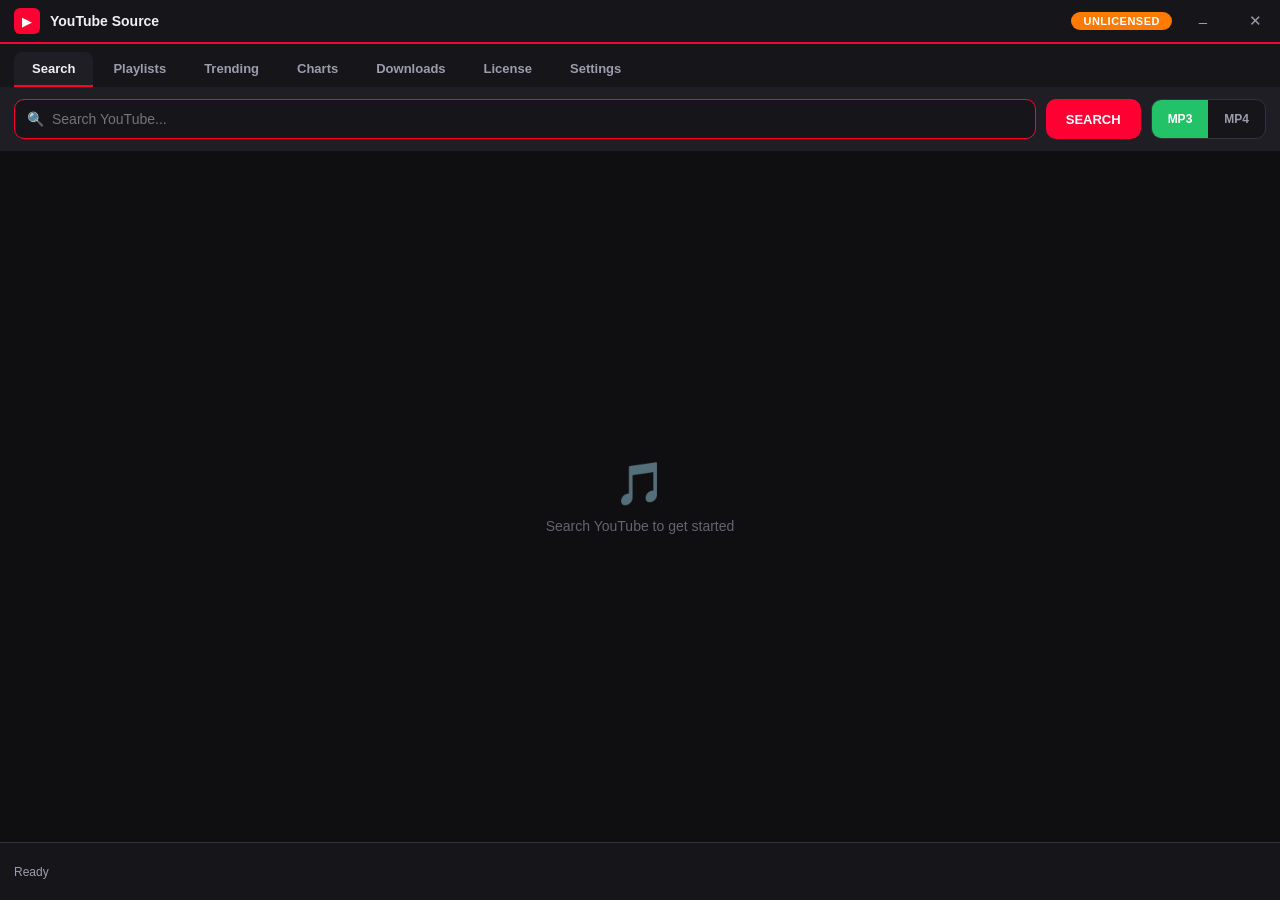
<file: ui/index.html>
<!DOCTYPE html>
<html lang="en">
<head>
<meta charset="UTF-8">
<meta name="viewport" content="width=device-width, initial-scale=1.0">
<title>YouTube Source</title>
<link rel="stylesheet" href="styles.css">
</head>
<body>
<div id="app">

  <!-- Title bar -->
  <div id="titlebar">
    <div class="logo">&#9654;</div>
    <div>
      <span class="title">YouTube Source</span>
      <span class="version" id="version"></span>
    </div>
    <div class="spacer"></div>
    <span class="badge trial" id="license-badge">UNLICENSED</span>
    <button class="winbtn" id="btn-min">&#8211;</button>
    <button class="winbtn close" id="btn-close">&#10005;</button>
  </div>

  <!-- Tabs -->
  <div id="tabs">
    <button class="tab active" data-view="search">Search</button>
    <button class="tab" data-view="playlists">Playlists</button>
    <button class="tab" data-view="trending">Trending</button>
    <button class="tab" data-view="charts">Charts</button>
    <button class="tab" data-view="history">Downloads</button>
    <button class="tab" data-view="license">License</button>
    <button class="tab" data-view="settings">Settings</button>
  </div>

  <!-- Toolbar (search view) -->
  <div id="toolbar">
    <div class="searchwrap">
      <span class="icon">&#128269;</span>
      <input type="text" id="search-input" placeholder="Search YouTube..." autocomplete="off" autofocus>
      <div id="search-dropdown"></div>
    </div>
    <button class="btn primary" id="btn-search">SEARCH</button>
    <span id="duration-badge" style="display:none; font-size:11px; color:#f90;
      background:rgba(255,153,0,0.12); border:1px solid rgba(255,153,0,0.35);
      border-radius:10px; padding:3px 8px; white-space:nowrap; cursor:pointer"
      title="Duration filter active - click to change in Settings"></span>
    <div class="format-toggle">
      <button id="fmt-mp3" class="active mp3">MP3</button>
      <button id="fmt-mp4">MP4</button>
    </div>
  </div>

  <!-- Content -->
  <div id="content"></div>

  <!-- Status bar -->
  <div id="statusbar">
    <span id="status-text">Ready</span>
    <div id="progress-area"></div>
    <span id="machine-id" title="Click to copy"></span>
  </div>

</div>

<!-- Context menu -->
<div id="ctxmenu"></div>

<!-- Toasts -->
<div id="toasts"></div>

<script src="app.js"></script>
</body>
</html>
</file>
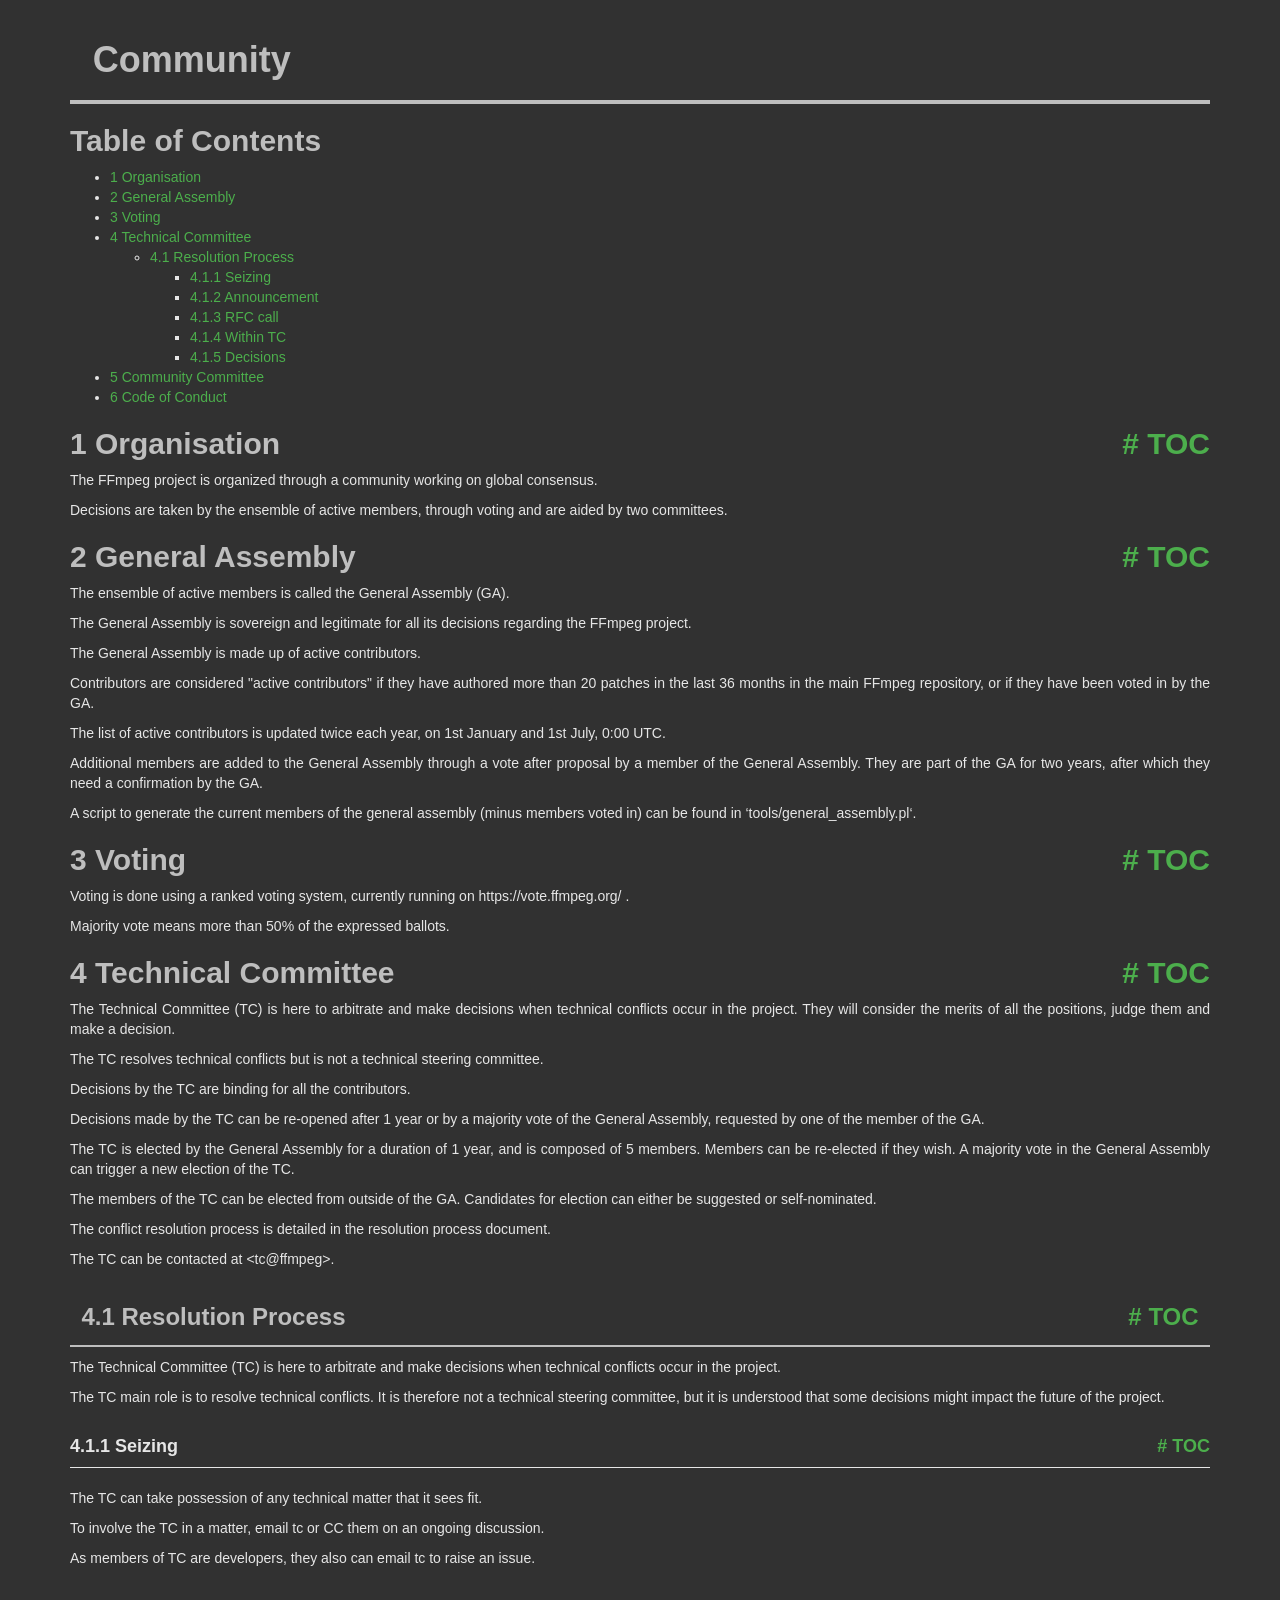
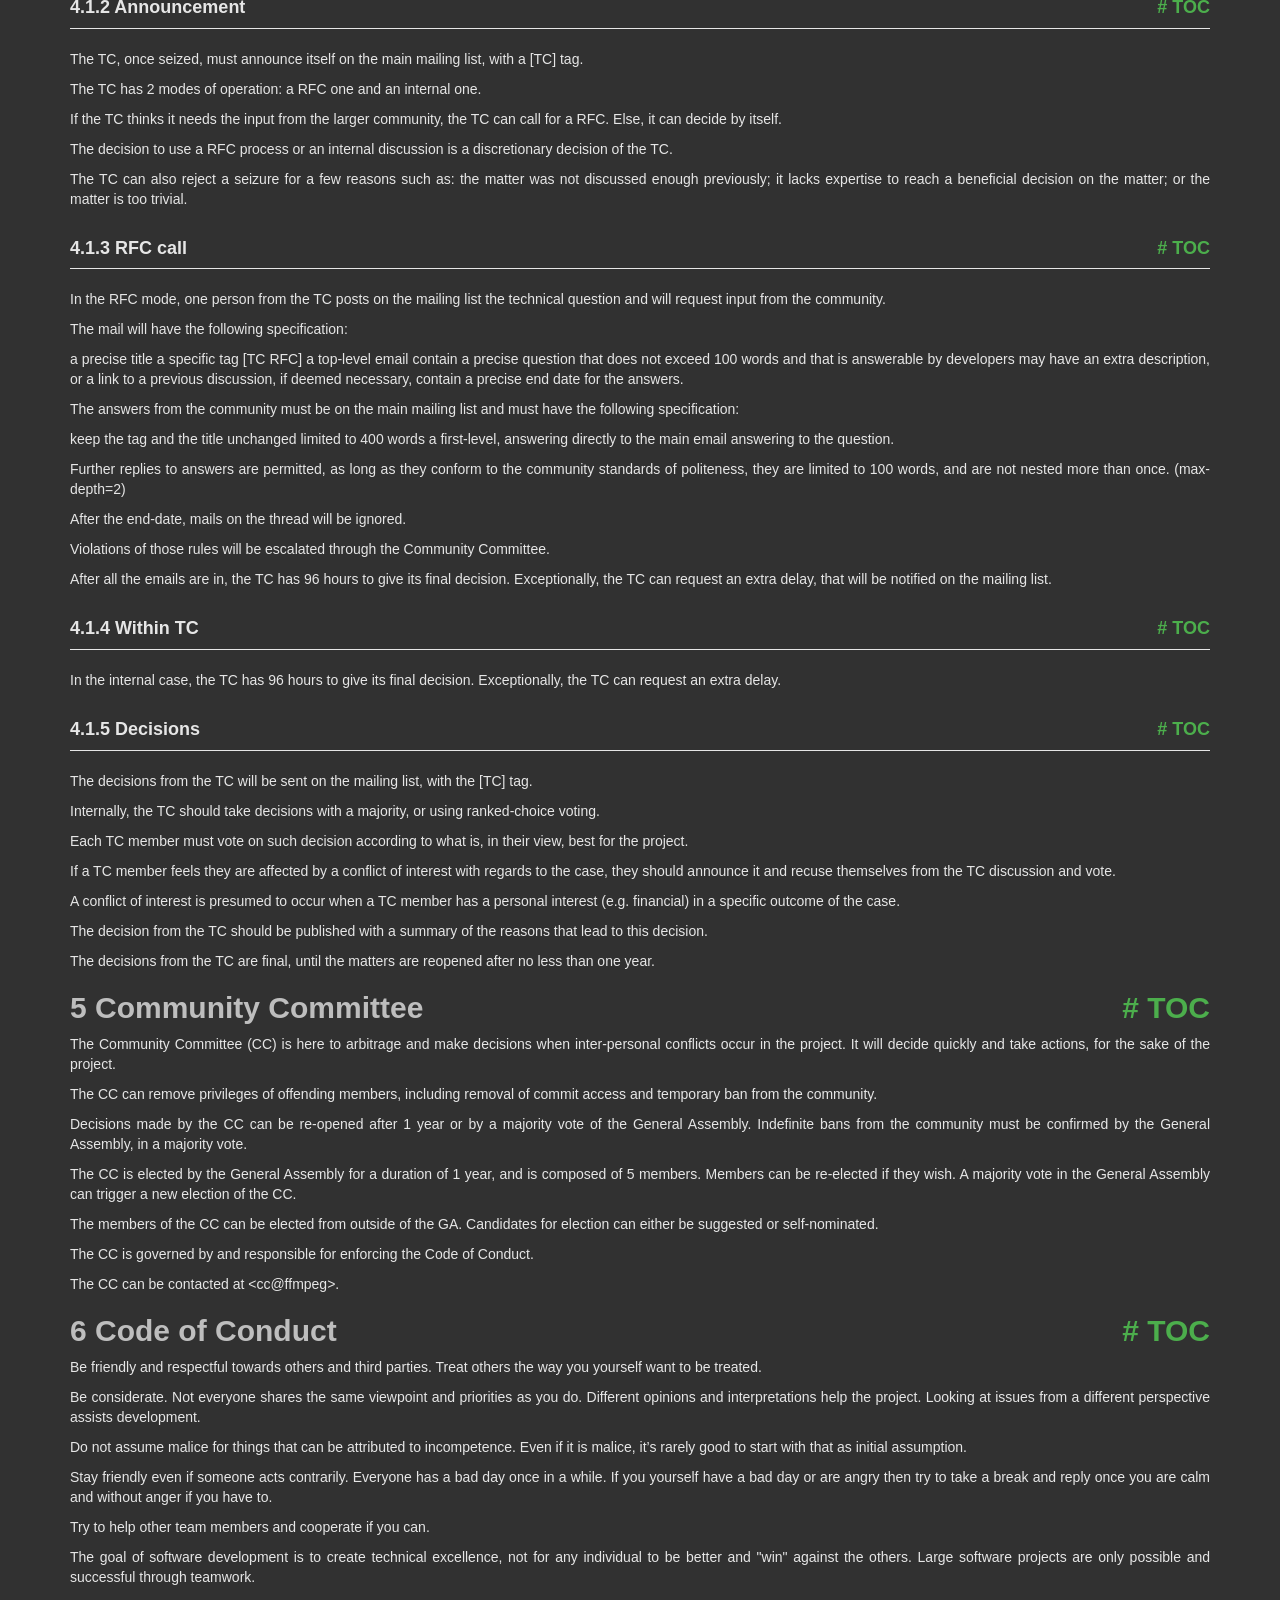
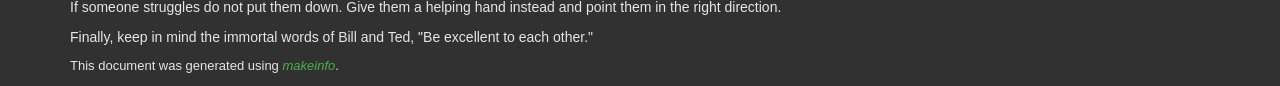
<file: ffmpeg-8.0.1-essentials_build/doc/community.html>
<!DOCTYPE html PUBLIC "-//W3C//DTD HTML 4.01 Transitional//EN" "http://www.w3.org/TR/html4/loose.dtd">
<html>
<!-- Created by GNU Texinfo 7.2, https://www.gnu.org/software/texinfo/ -->
  <head>
    <meta charset="utf-8">
    <title>
      Community
    </title>
    <meta name="viewport" content="width=device-width,initial-scale=1.0">
    <link rel="stylesheet" type="text/css" href="bootstrap.min.css">
    <link rel="stylesheet" type="text/css" href="style.min.css">
  </head>
  <body>
    <div class="container">
      <h1>
      Community
      </h1>


<a name="SEC_Top"></a>

<div class="region-contents" id="SEC_Contents">
<h2 class="contents-heading">Table of Contents</h2>

<div class="contents">

<ul class="toc-numbered-mark">
  <li><a id="toc-Organisation" href="#Organisation-1">1 Organisation</a></li>
  <li><a id="toc-General-Assembly" href="#General-Assembly-1">2 General Assembly</a></li>
  <li><a id="toc-Voting" href="#Voting-1">3 Voting</a></li>
  <li><a id="toc-Technical-Committee" href="#Technical-Committee-1">4 Technical Committee</a>
  <ul class="toc-numbered-mark">
    <li><a id="toc-Resolution-Process" href="#Resolution-Process-1">4.1 Resolution Process</a>
    <ul class="toc-numbered-mark">
      <li><a id="toc-Seizing" href="#Seizing">4.1.1 Seizing</a></li>
      <li><a id="toc-Announcement" href="#Announcement">4.1.2 Announcement</a></li>
      <li><a id="toc-RFC-call" href="#RFC-call">4.1.3 RFC call</a></li>
      <li><a id="toc-Within-TC" href="#Within-TC">4.1.4 Within TC</a></li>
      <li><a id="toc-Decisions" href="#Decisions">4.1.5 Decisions</a></li>
    </ul></li>
  </ul></li>
  <li><a id="toc-Community-Committee" href="#Community-Committee-1">5 Community Committee</a></li>
  <li><a id="toc-Code-of-Conduct" href="#Code-of-Conduct-1">6 Code of Conduct</a></li>
</ul>
</div>
</div>

<a class="anchor" id="Organisation"></a><a name="Organisation-1"></a>
<h2 class="chapter">1 Organisation<span class="pull-right"><a class="anchor hidden-xs" href="#Organisation" aria-hidden="true">#</a> <a class="anchor hidden-xs"href="#toc-Organisation" aria-hidden="true">TOC</a></span></h2>

<p>The FFmpeg project is organized through a community working on global consensus.
</p>
<p>Decisions are taken by the ensemble of active members, through voting and are aided by two committees.
</p>
<a class="anchor" id="General-Assembly"></a><a name="General-Assembly-1"></a>
<h2 class="chapter">2 General Assembly<span class="pull-right"><a class="anchor hidden-xs" href="#General-Assembly" aria-hidden="true">#</a> <a class="anchor hidden-xs"href="#toc-General-Assembly" aria-hidden="true">TOC</a></span></h2>

<p>The ensemble of active members is called the General Assembly (GA).
</p>
<p>The General Assembly is sovereign and legitimate for all its decisions regarding the FFmpeg project.
</p>
<p>The General Assembly is made up of active contributors.
</p>
<p>Contributors are considered &quot;active contributors&quot; if they have authored more than 20 patches in the last 36 months in the main FFmpeg repository, or if they have been voted in by the GA.
</p>
<p>The list of active contributors is updated twice each year, on 1st January and 1st July, 0:00 UTC.
</p>
<p>Additional members are added to the General Assembly through a vote after proposal by a member of the General Assembly. They are part of the GA for two years, after which they need a confirmation by the GA.
</p>
<p>A script to generate the current members of the general assembly (minus members voted in) can be found in &lsquo;tools/general_assembly.pl&lsquo;.
</p>
<a class="anchor" id="Voting"></a><a name="Voting-1"></a>
<h2 class="chapter">3 Voting<span class="pull-right"><a class="anchor hidden-xs" href="#Voting" aria-hidden="true">#</a> <a class="anchor hidden-xs"href="#toc-Voting" aria-hidden="true">TOC</a></span></h2>

<p>Voting is done using a ranked voting system, currently running on https://vote.ffmpeg.org/ .
</p>
<p>Majority vote means more than 50% of the expressed ballots.
</p>
<a class="anchor" id="Technical-Committee"></a><a name="Technical-Committee-1"></a>
<h2 class="chapter">4 Technical Committee<span class="pull-right"><a class="anchor hidden-xs" href="#Technical-Committee" aria-hidden="true">#</a> <a class="anchor hidden-xs"href="#toc-Technical-Committee" aria-hidden="true">TOC</a></span></h2>

<p>The Technical Committee (TC) is here to arbitrate and make decisions when technical conflicts occur in the project. They will consider the merits of all the positions, judge them and make a decision.
</p>
<p>The TC resolves technical conflicts but is not a technical steering committee.
</p>
<p>Decisions by the TC are binding for all the contributors.
</p>
<p>Decisions made by the TC can be re-opened after 1 year or by a majority vote of the General Assembly, requested by one of the member of the GA.
</p>
<p>The TC is elected by the General Assembly for a duration of 1 year, and is composed of 5 members. Members can be re-elected if they wish. A majority vote in the General Assembly can trigger a new election of the TC.
</p>
<p>The members of the TC can be elected from outside of the GA. Candidates for election can either be suggested or self-nominated.
</p>
<p>The conflict resolution process is detailed in the resolution process document.
</p>
<p>The TC can be contacted at &lt;tc@ffmpeg&gt;.
</p>
<a class="anchor" id="Resolution-Process"></a><a name="Resolution-Process-1"></a>
<h3 class="section">4.1 Resolution Process<span class="pull-right"><a class="anchor hidden-xs" href="#Resolution-Process" aria-hidden="true">#</a> <a class="anchor hidden-xs"href="#toc-Resolution-Process" aria-hidden="true">TOC</a></span></h3>

<p>The Technical Committee (TC) is here to arbitrate and make decisions when technical conflicts occur in the project.
</p>
<p>The TC main role is to resolve technical conflicts. It is therefore not a technical steering committee, but it is understood that some decisions might impact the future of the project.
</p>
<a name="Seizing"></a>
<h4 class="subsection">4.1.1 Seizing<span class="pull-right"><a class="anchor hidden-xs" href="#Seizing" aria-hidden="true">#</a> <a class="anchor hidden-xs"href="#toc-Seizing" aria-hidden="true">TOC</a></span></h4>

<p>The TC can take possession of any technical matter that it sees fit.
</p>
<p>To involve the TC in a matter, email tc&nbsp;or CC them on an ongoing discussion.
</p>
<p>As members of TC are developers, they also can email tc&nbsp;to raise an issue.
</p><a name="Announcement"></a>
<h4 class="subsection">4.1.2 Announcement<span class="pull-right"><a class="anchor hidden-xs" href="#Announcement" aria-hidden="true">#</a> <a class="anchor hidden-xs"href="#toc-Announcement" aria-hidden="true">TOC</a></span></h4>

<p>The TC, once seized, must announce itself on the main mailing list, with a [TC] tag.
</p>
<p>The TC has 2 modes of operation: a RFC one and an internal one.
</p>
<p>If the TC thinks it needs the input from the larger community, the TC can call for a RFC. Else, it can decide by itself.
</p>
<p>The decision to use a RFC process or an internal discussion is a discretionary decision of the TC.
</p>
<p>The TC can also reject a seizure for a few reasons such as: the matter was not discussed enough previously; it lacks expertise to reach a beneficial decision on the matter; or the matter is too trivial.
</p><a name="RFC-call"></a>
<h4 class="subsection">4.1.3 RFC call<span class="pull-right"><a class="anchor hidden-xs" href="#RFC-call" aria-hidden="true">#</a> <a class="anchor hidden-xs"href="#toc-RFC-call" aria-hidden="true">TOC</a></span></h4>

<p>In the RFC mode, one person from the TC posts on the mailing list the technical question and will request input from the community.
</p>
<p>The mail will have the following specification:
</p>
<p>a precise title
    a specific tag [TC RFC]
    a top-level email
    contain a precise question that does not exceed 100 words and that is answerable by developers
    may have an extra description, or a link to a previous discussion, if deemed necessary,
    contain a precise end date for the answers.
</p>
<p>The answers from the community must be on the main mailing list and must have the following specification:
</p>
<p>keep the tag and the title unchanged
    limited to 400 words
    a first-level, answering directly to the main email
    answering to the question.
</p>
<p>Further replies to answers are permitted, as long as they conform to the community standards of politeness, they are limited to 100 words, and are not nested more than once. (max-depth=2)
</p>
<p>After the end-date, mails on the thread will be ignored.
</p>
<p>Violations of those rules will be escalated through the Community Committee.
</p>
<p>After all the emails are in, the TC has 96 hours to give its final decision. Exceptionally, the TC can request an extra delay, that will be notified on the mailing list.
</p><a name="Within-TC"></a>
<h4 class="subsection">4.1.4 Within TC<span class="pull-right"><a class="anchor hidden-xs" href="#Within-TC" aria-hidden="true">#</a> <a class="anchor hidden-xs"href="#toc-Within-TC" aria-hidden="true">TOC</a></span></h4>

<p>In the internal case, the TC has 96 hours to give its final decision. Exceptionally, the TC can request an extra delay.
</p><a name="Decisions"></a>
<h4 class="subsection">4.1.5 Decisions<span class="pull-right"><a class="anchor hidden-xs" href="#Decisions" aria-hidden="true">#</a> <a class="anchor hidden-xs"href="#toc-Decisions" aria-hidden="true">TOC</a></span></h4>

<p>The decisions from the TC will be sent on the mailing list, with the [TC] tag.
</p>
<p>Internally, the TC should take decisions with a majority, or using ranked-choice voting.
</p>
<p>Each TC member must vote on such decision according to what is, in their view, best for the project.
</p>
<p>If a TC member feels they are affected by a conflict of interest with regards to the case, they should announce it and recuse themselves from the TC
discussion and vote.
</p>
<p>A conflict of interest is presumed to occur when a TC member has a personal interest (e.g. financial) in a specific outcome of the case.
</p>
<p>The decision from the TC should be published with a summary of the reasons that lead to this decision.
</p>
<p>The decisions from the TC are final, until the matters are reopened after no less than one year.
</p>
<a class="anchor" id="Community-Committee"></a><a name="Community-Committee-1"></a>
<h2 class="chapter">5 Community Committee<span class="pull-right"><a class="anchor hidden-xs" href="#Community-Committee" aria-hidden="true">#</a> <a class="anchor hidden-xs"href="#toc-Community-Committee" aria-hidden="true">TOC</a></span></h2>

<p>The Community Committee (CC) is here to arbitrage and make decisions when inter-personal conflicts occur in the project. It will decide quickly and take actions, for the sake of the project.
</p>
<p>The CC can remove privileges of offending members, including removal of commit access and temporary ban from the community.
</p>
<p>Decisions made by the CC can be re-opened after 1 year or by a majority vote of the General Assembly. Indefinite bans from the community must be confirmed by the General Assembly, in a majority vote.
</p>
<p>The CC is elected by the General Assembly for a duration of 1 year, and is composed of 5 members. Members can be re-elected if they wish. A majority vote in the General Assembly can trigger a new election of the CC.
</p>
<p>The members of the CC can be elected from outside of the GA. Candidates for election can either be suggested or self-nominated.
</p>
<p>The CC is governed by and responsible for enforcing the Code of Conduct.
</p>
<p>The CC can be contacted at &lt;cc@ffmpeg&gt;.
</p>
<a class="anchor" id="Code-of-Conduct"></a><a name="Code-of-Conduct-1"></a>
<h2 class="chapter">6 Code of Conduct<span class="pull-right"><a class="anchor hidden-xs" href="#Code-of-Conduct" aria-hidden="true">#</a> <a class="anchor hidden-xs"href="#toc-Code-of-Conduct" aria-hidden="true">TOC</a></span></h2>

<p>Be friendly and respectful towards others and third parties.
Treat others the way you yourself want to be treated.
</p>
<p>Be considerate. Not everyone shares the same viewpoint and priorities as you do.
Different opinions and interpretations help the project.
Looking at issues from a different perspective assists development.
</p>
<p>Do not assume malice for things that can be attributed to incompetence. Even if
it is malice, it&rsquo;s rarely good to start with that as initial assumption.
</p>
<p>Stay friendly even if someone acts contrarily. Everyone has a bad day
once in a while.
If you yourself have a bad day or are angry then try to take a break and reply
once you are calm and without anger if you have to.
</p>
<p>Try to help other team members and cooperate if you can.
</p>
<p>The goal of software development is to create technical excellence, not for any
individual to be better and &quot;win&quot; against the others. Large software projects
are only possible and successful through teamwork.
</p>
<p>If someone struggles do not put them down. Give them a helping hand
instead and point them in the right direction.
</p>
<p>Finally, keep in mind the immortal words of Bill and Ted,
&quot;Be excellent to each other.&quot;
</p>
      <p style="font-size: small;">
        This document was generated using <a class="uref" href="https://www.gnu.org/software/texinfo/"><em class="emph">makeinfo</em></a>.
      </p>
    </div>
  </body>
</html>
</file>
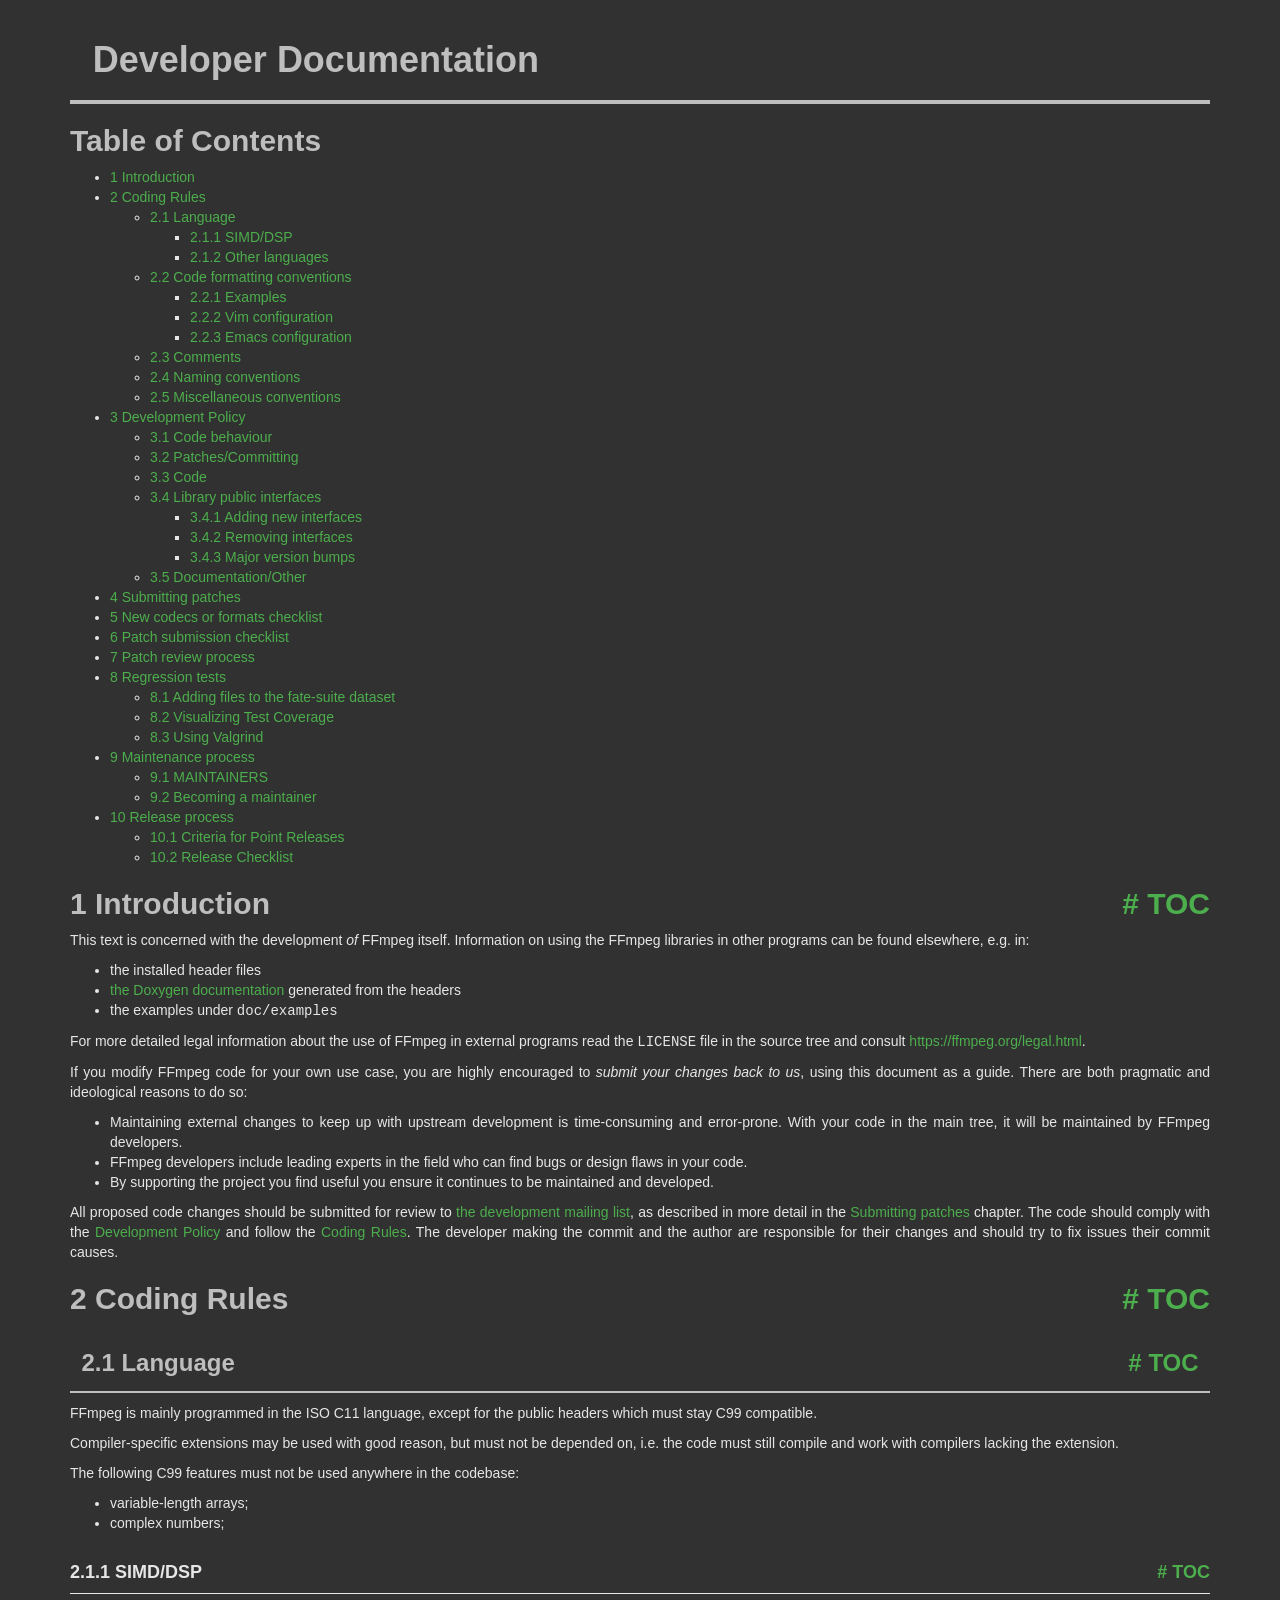
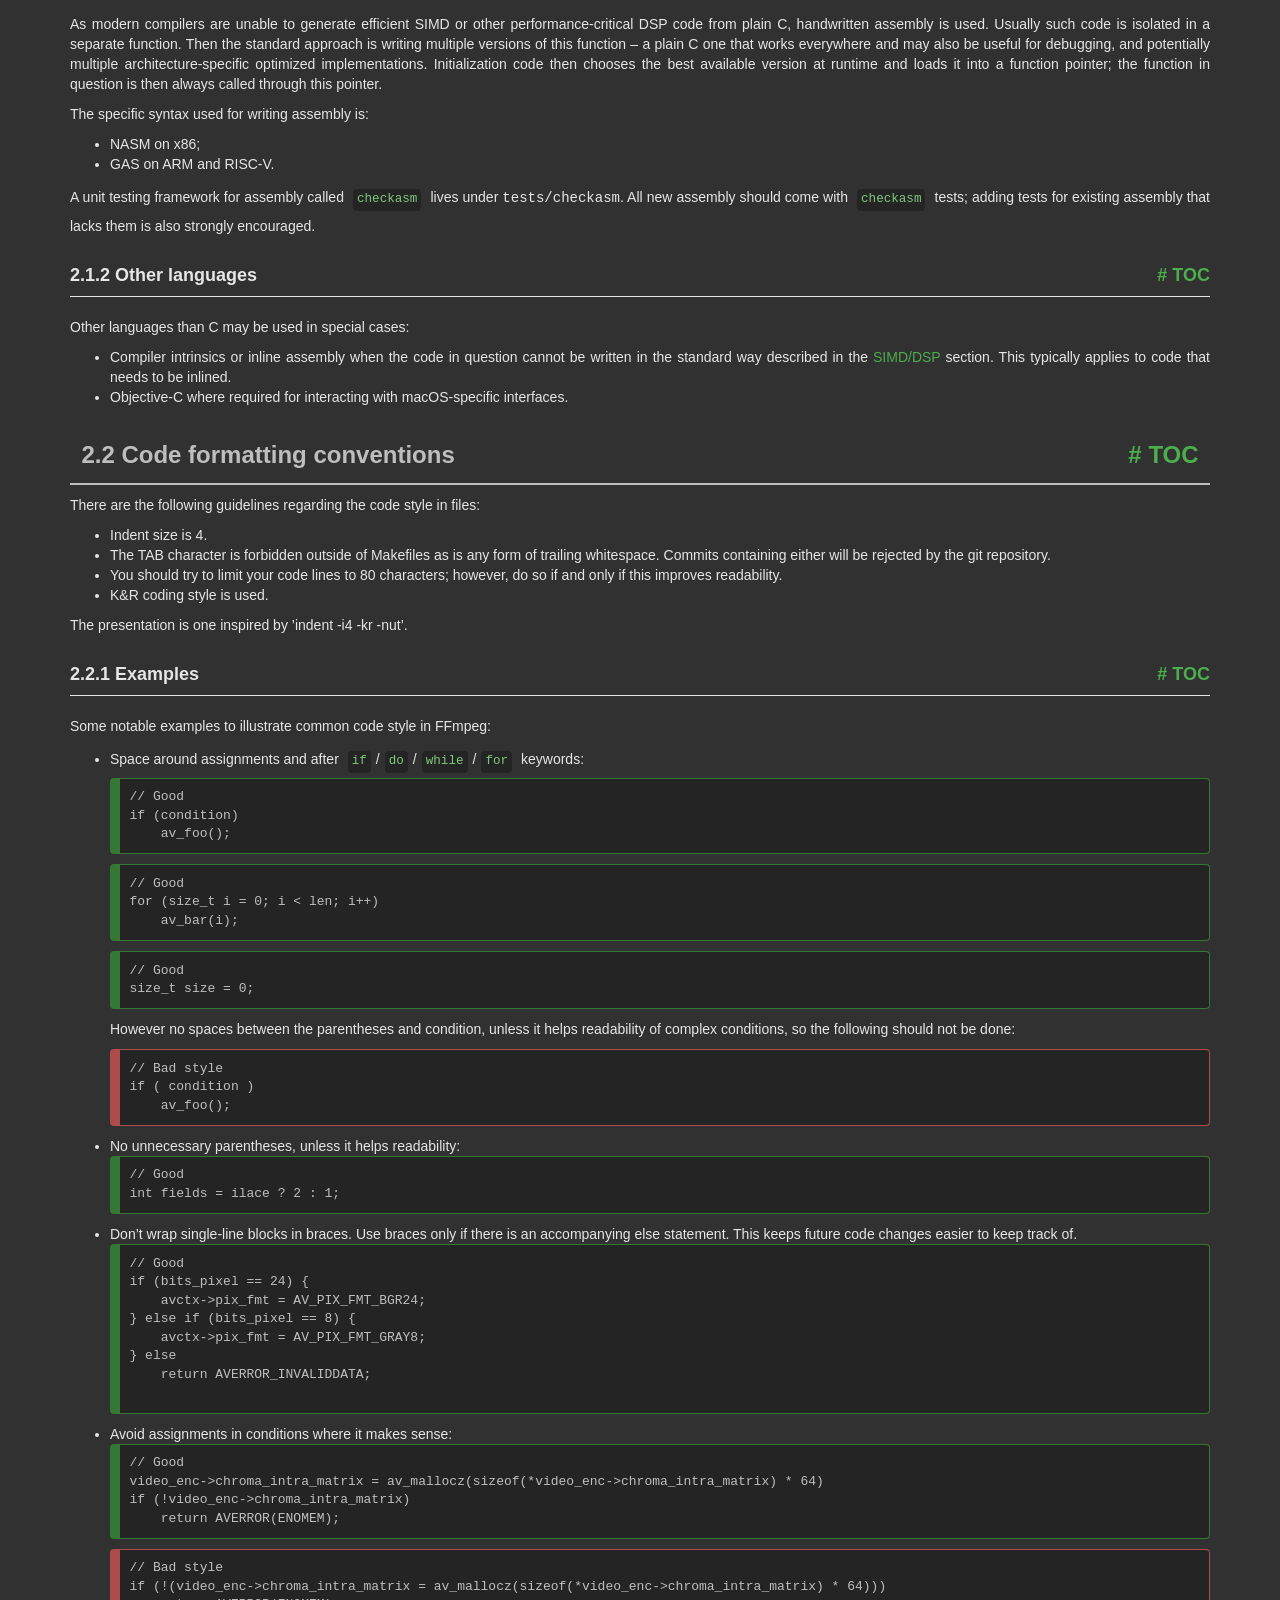
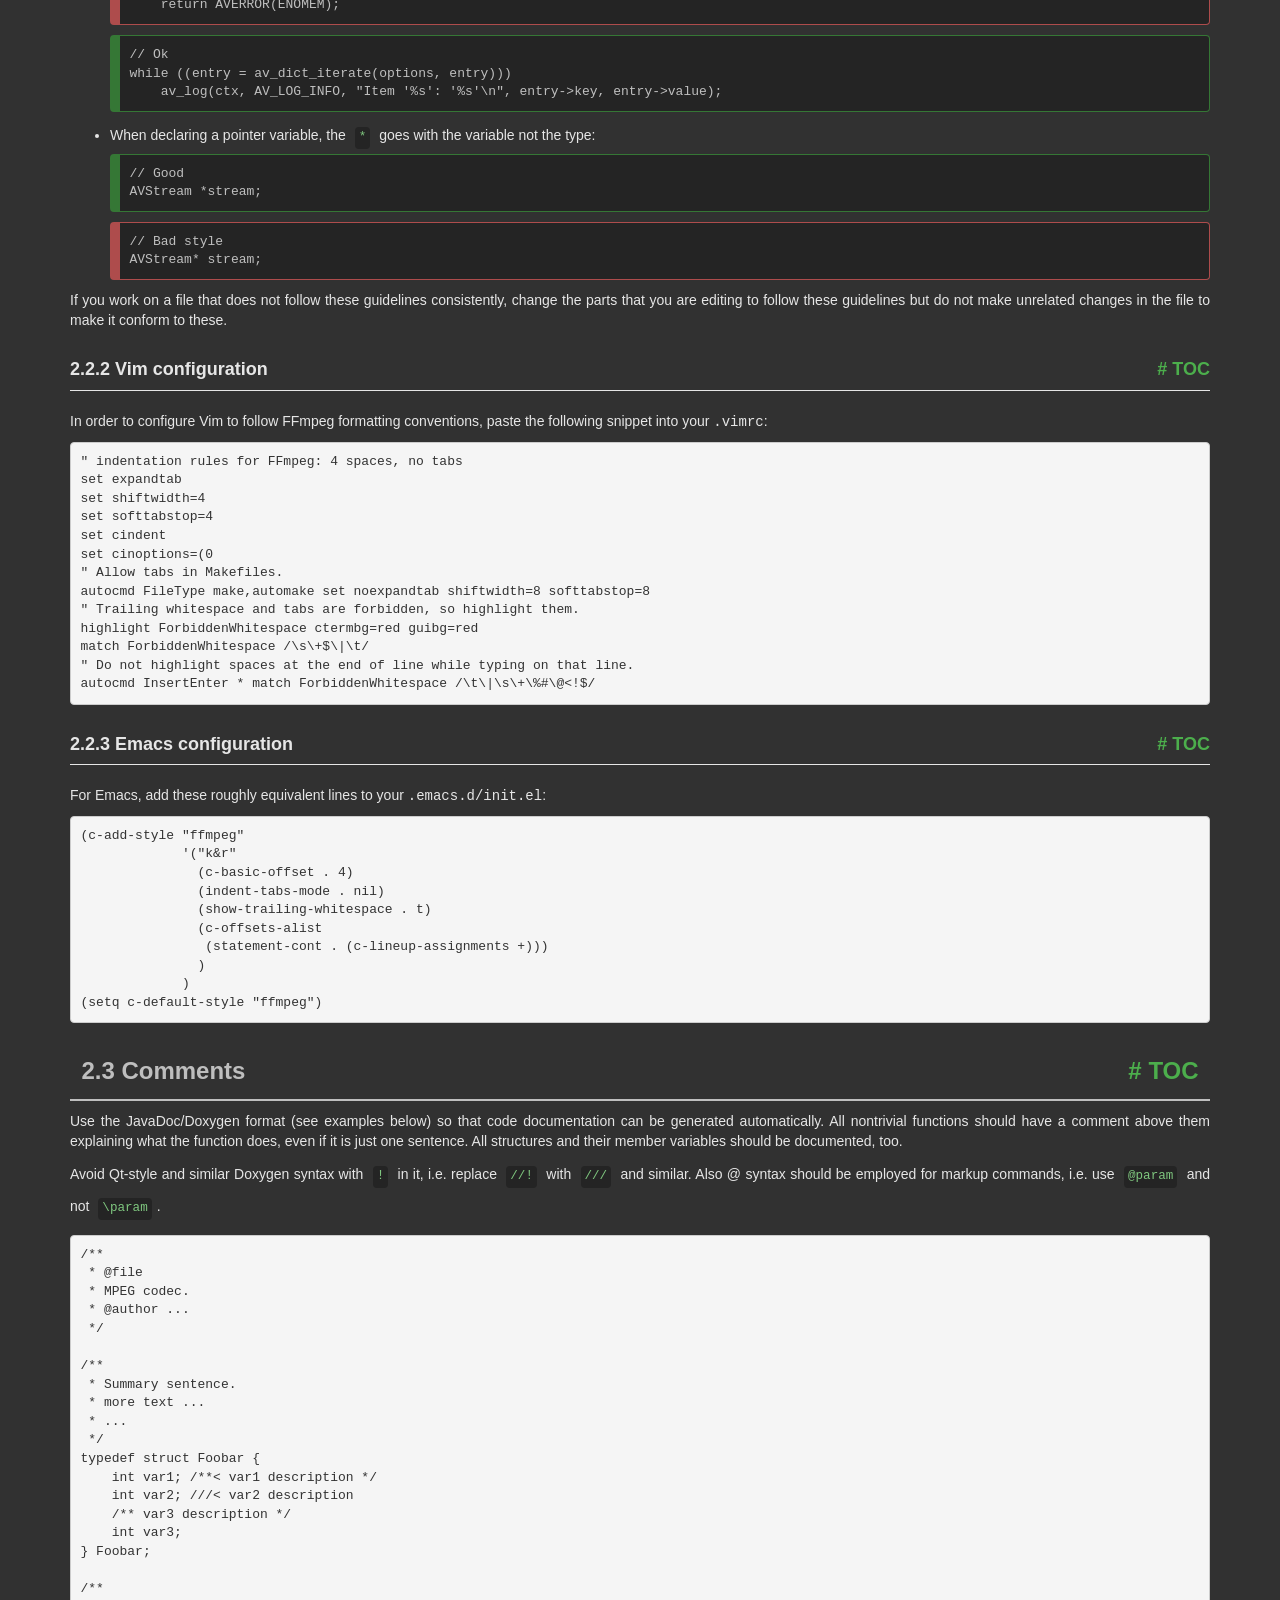
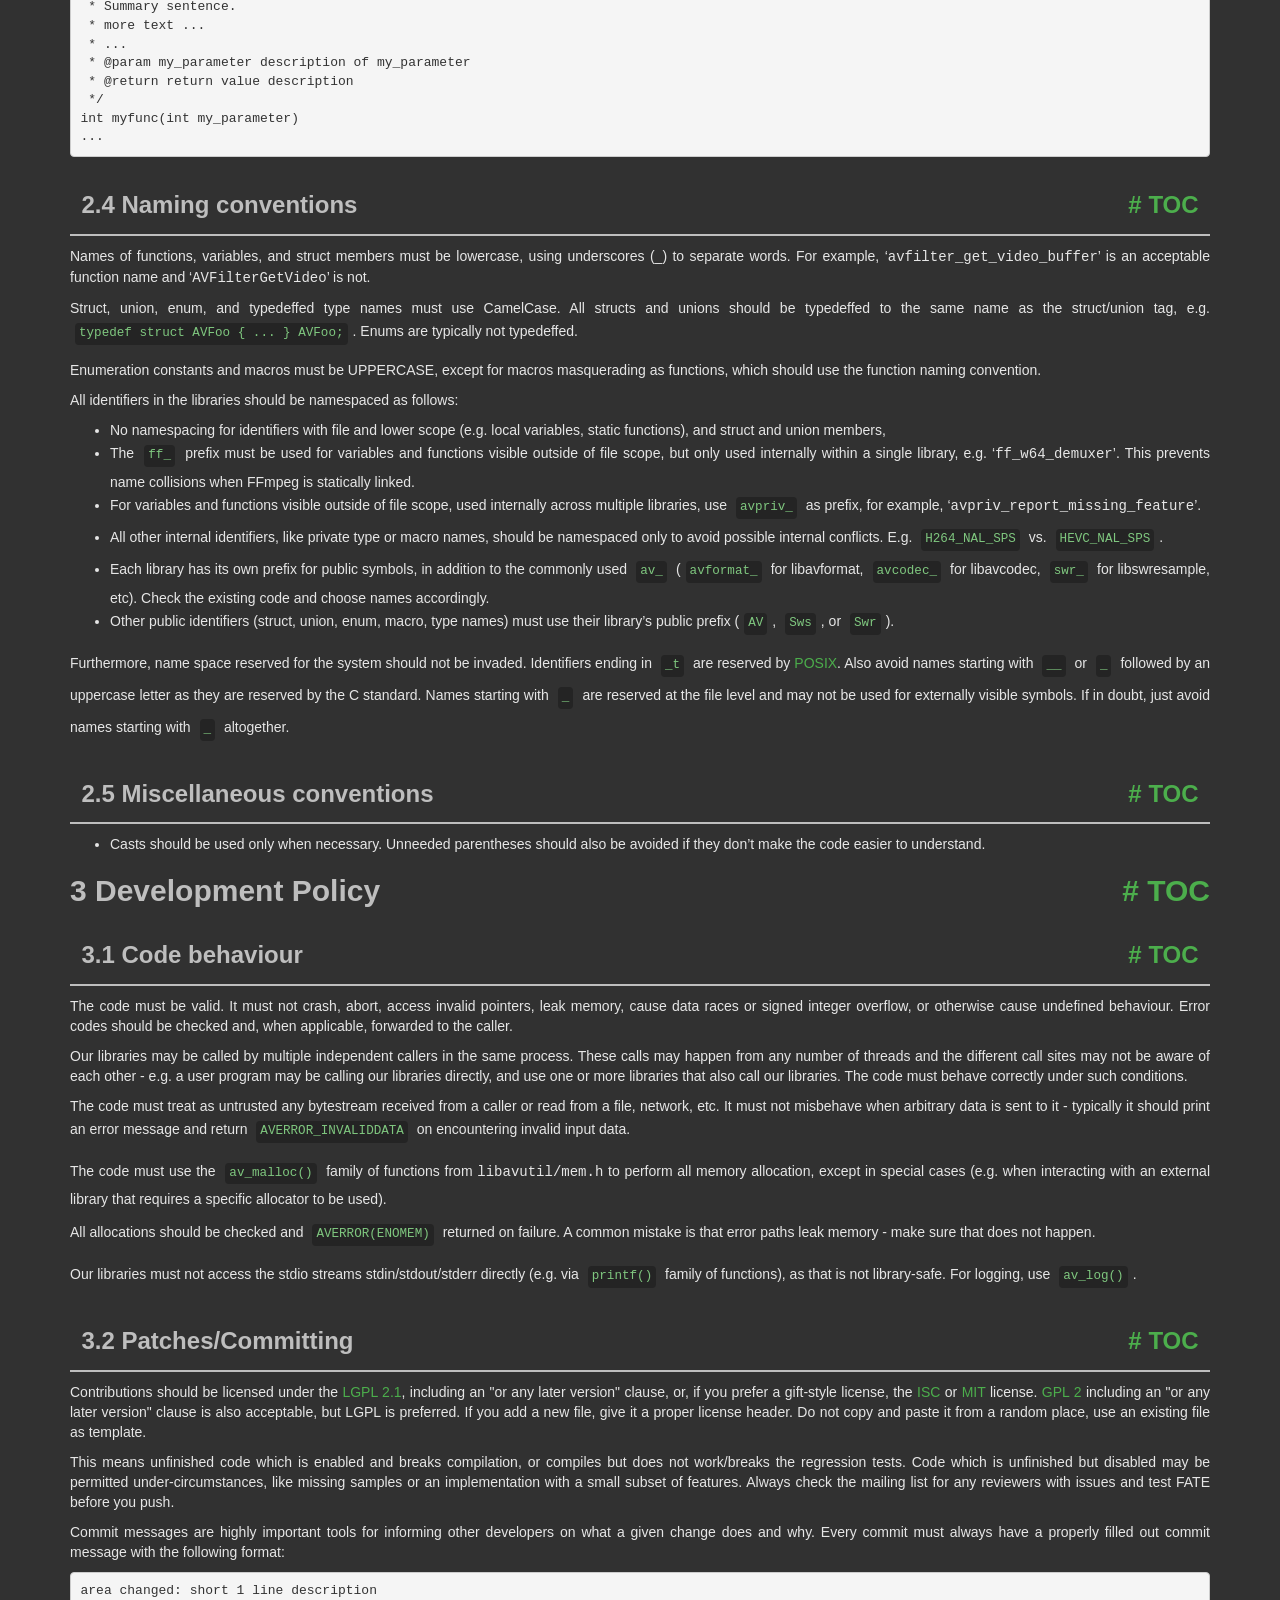
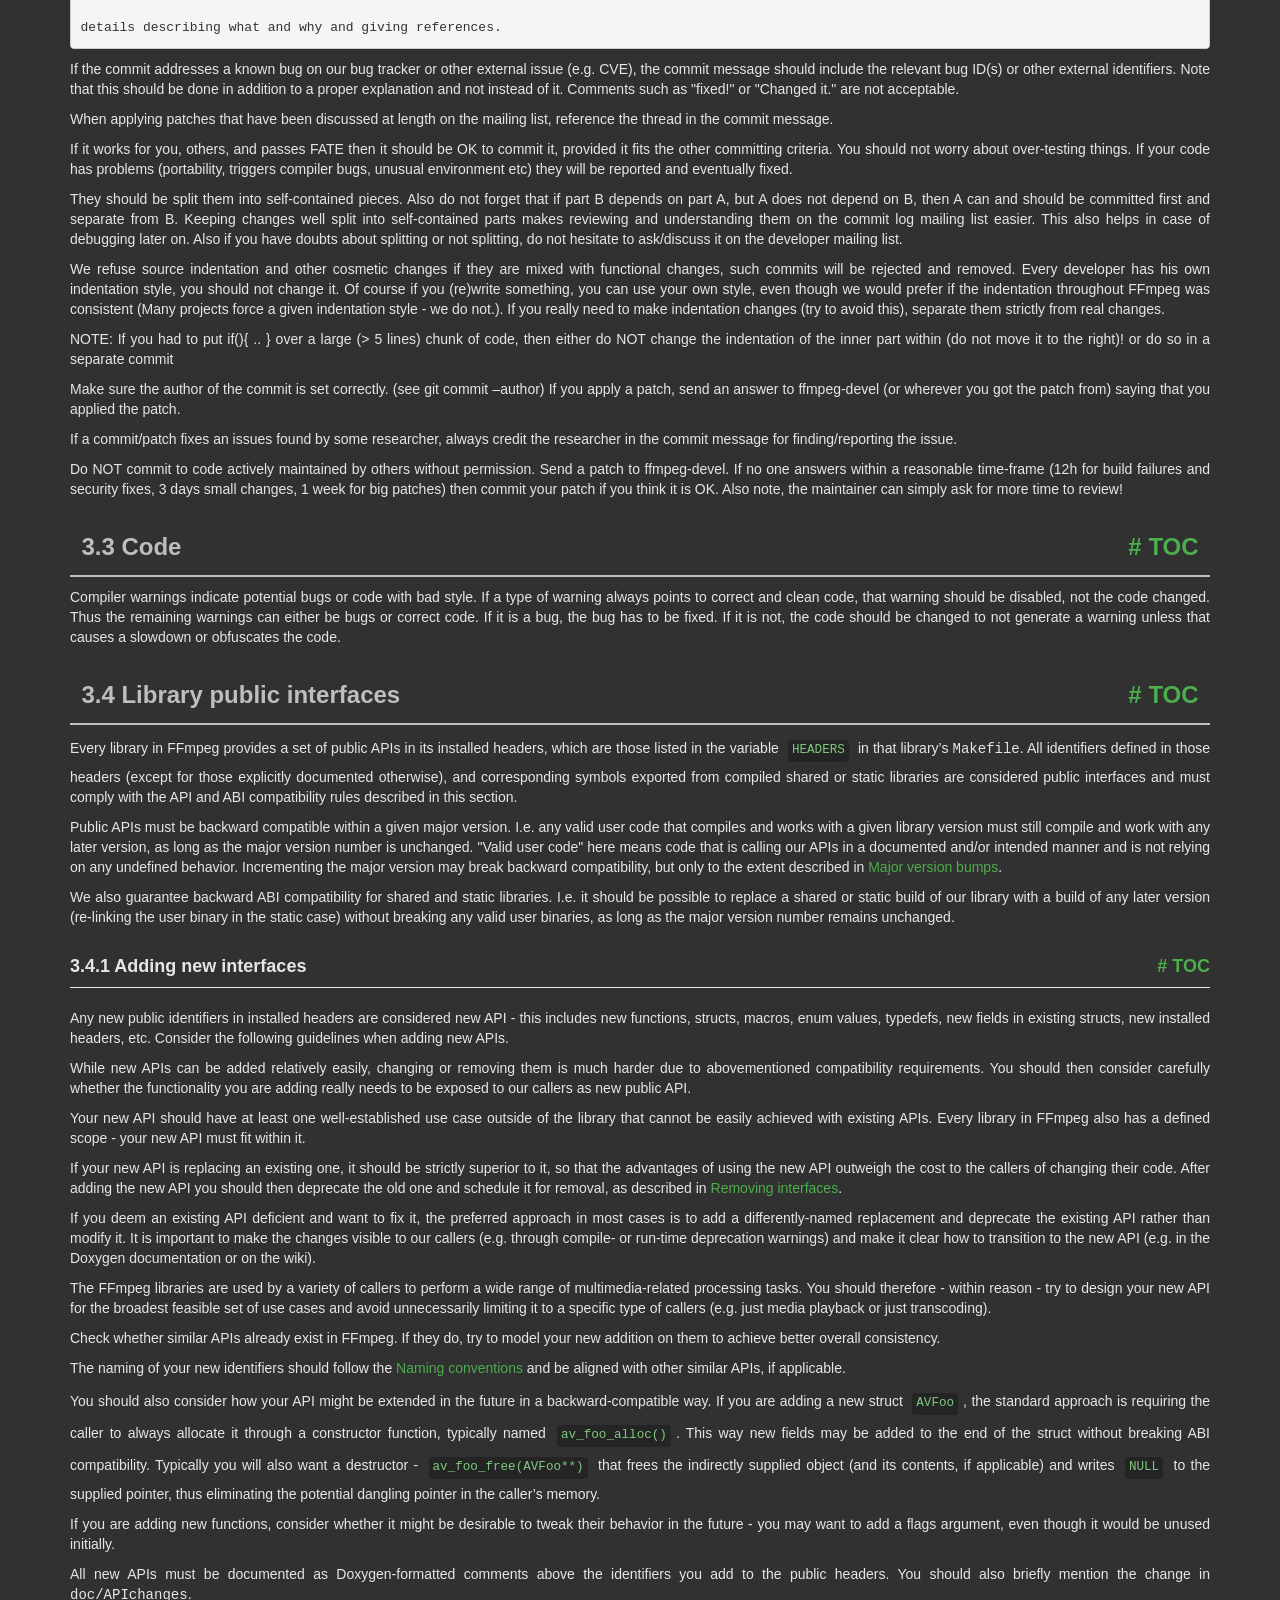
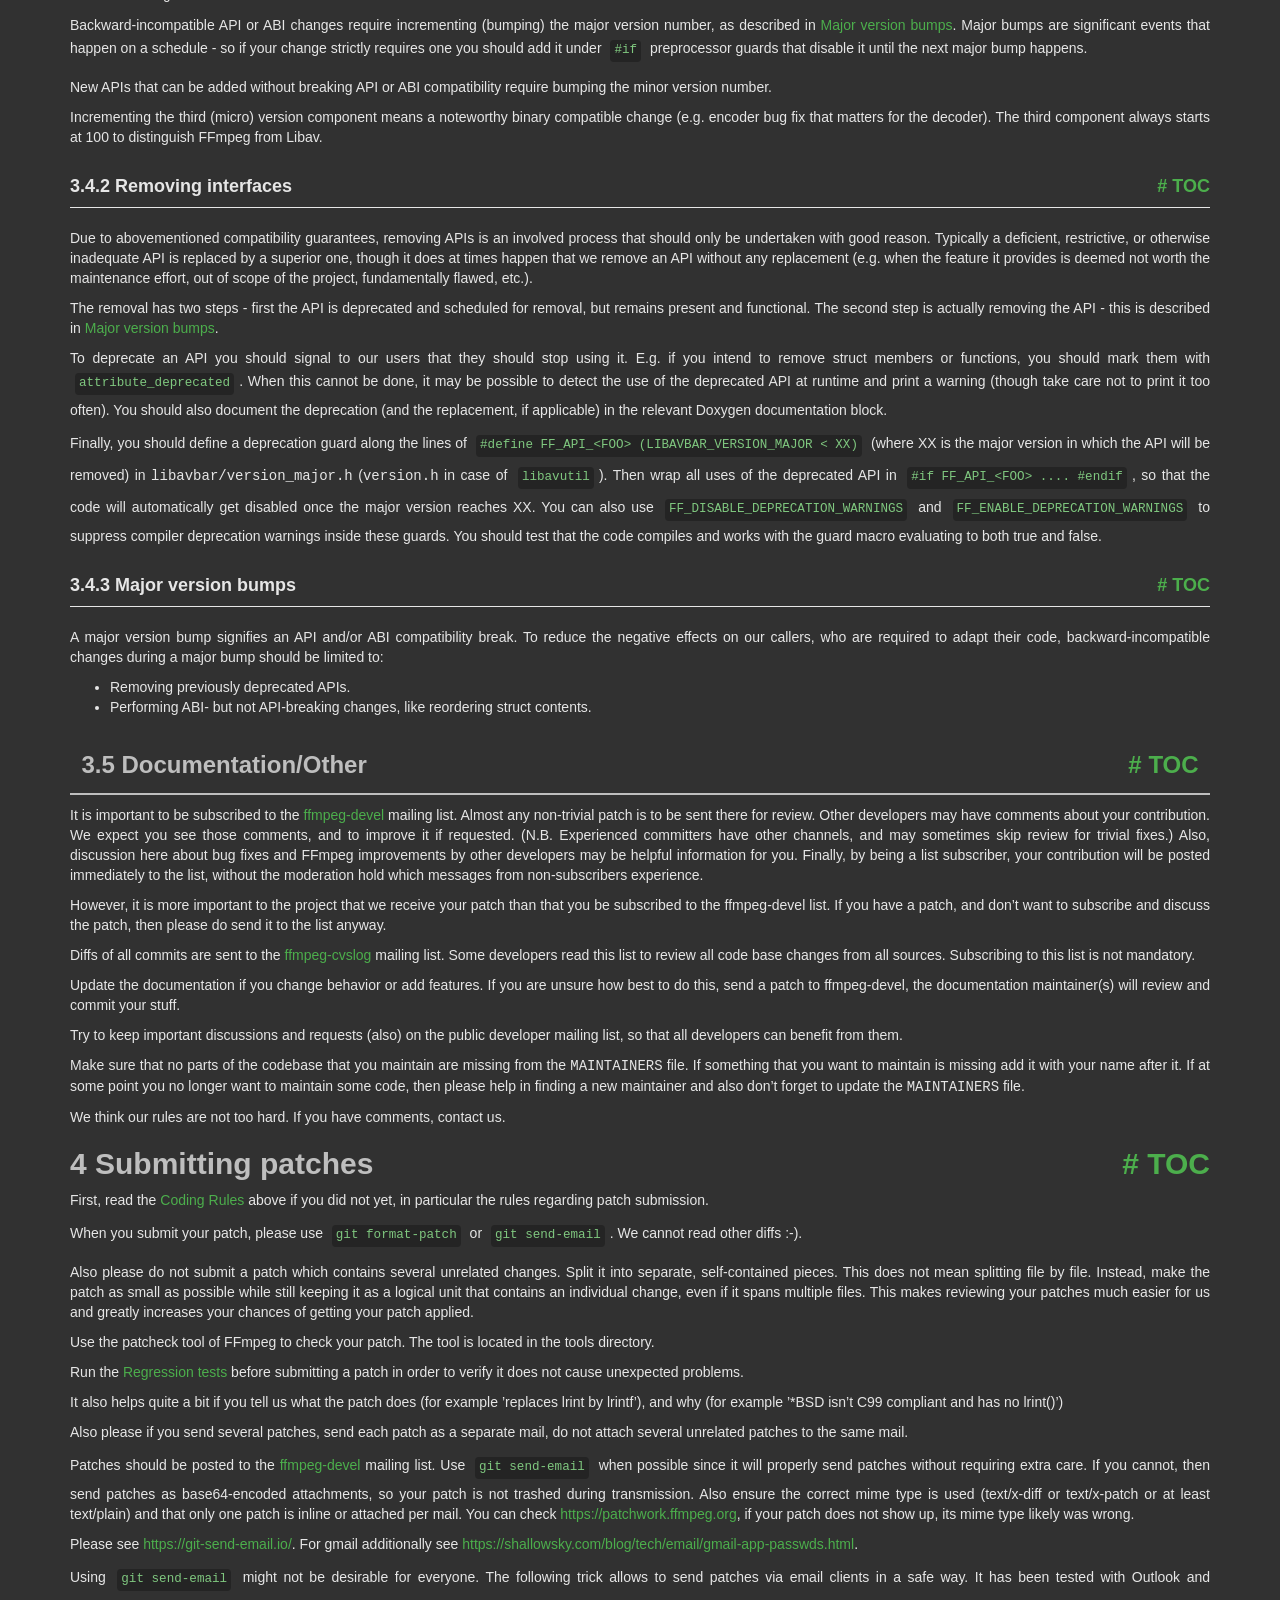
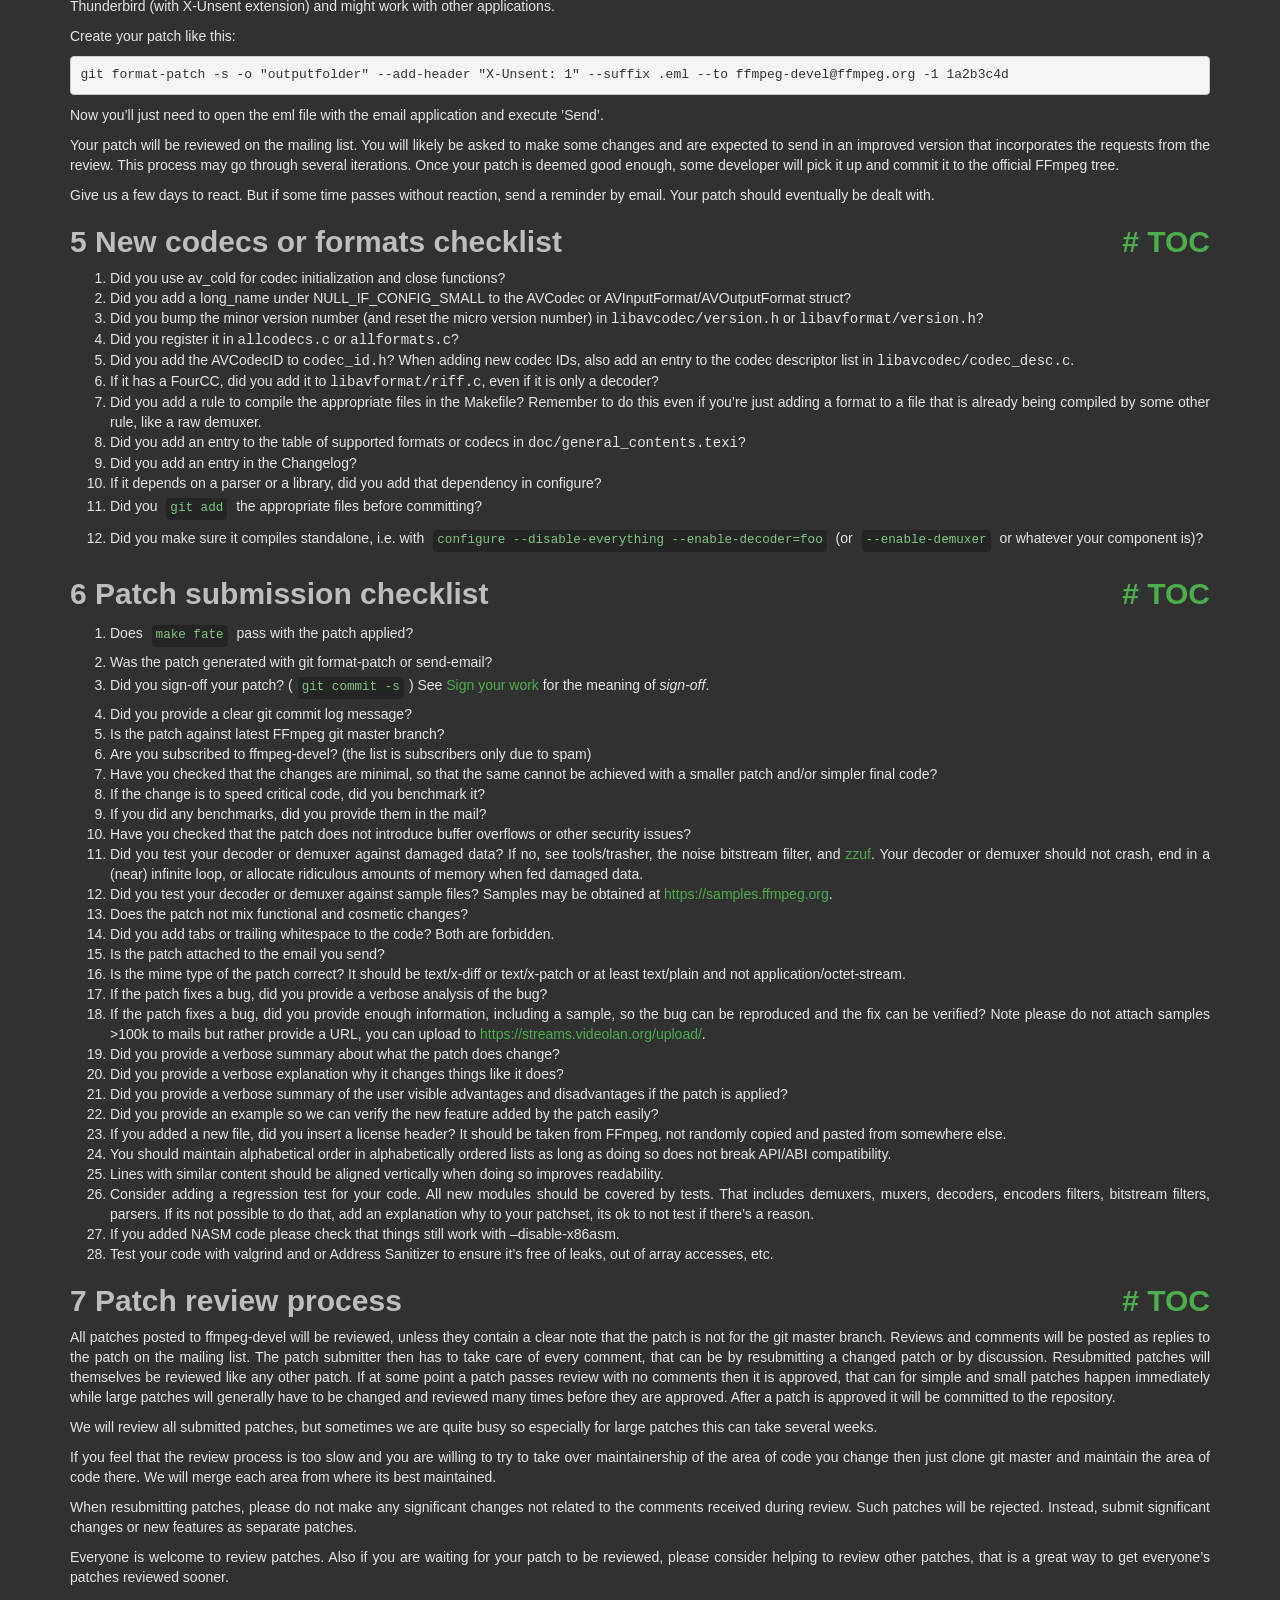
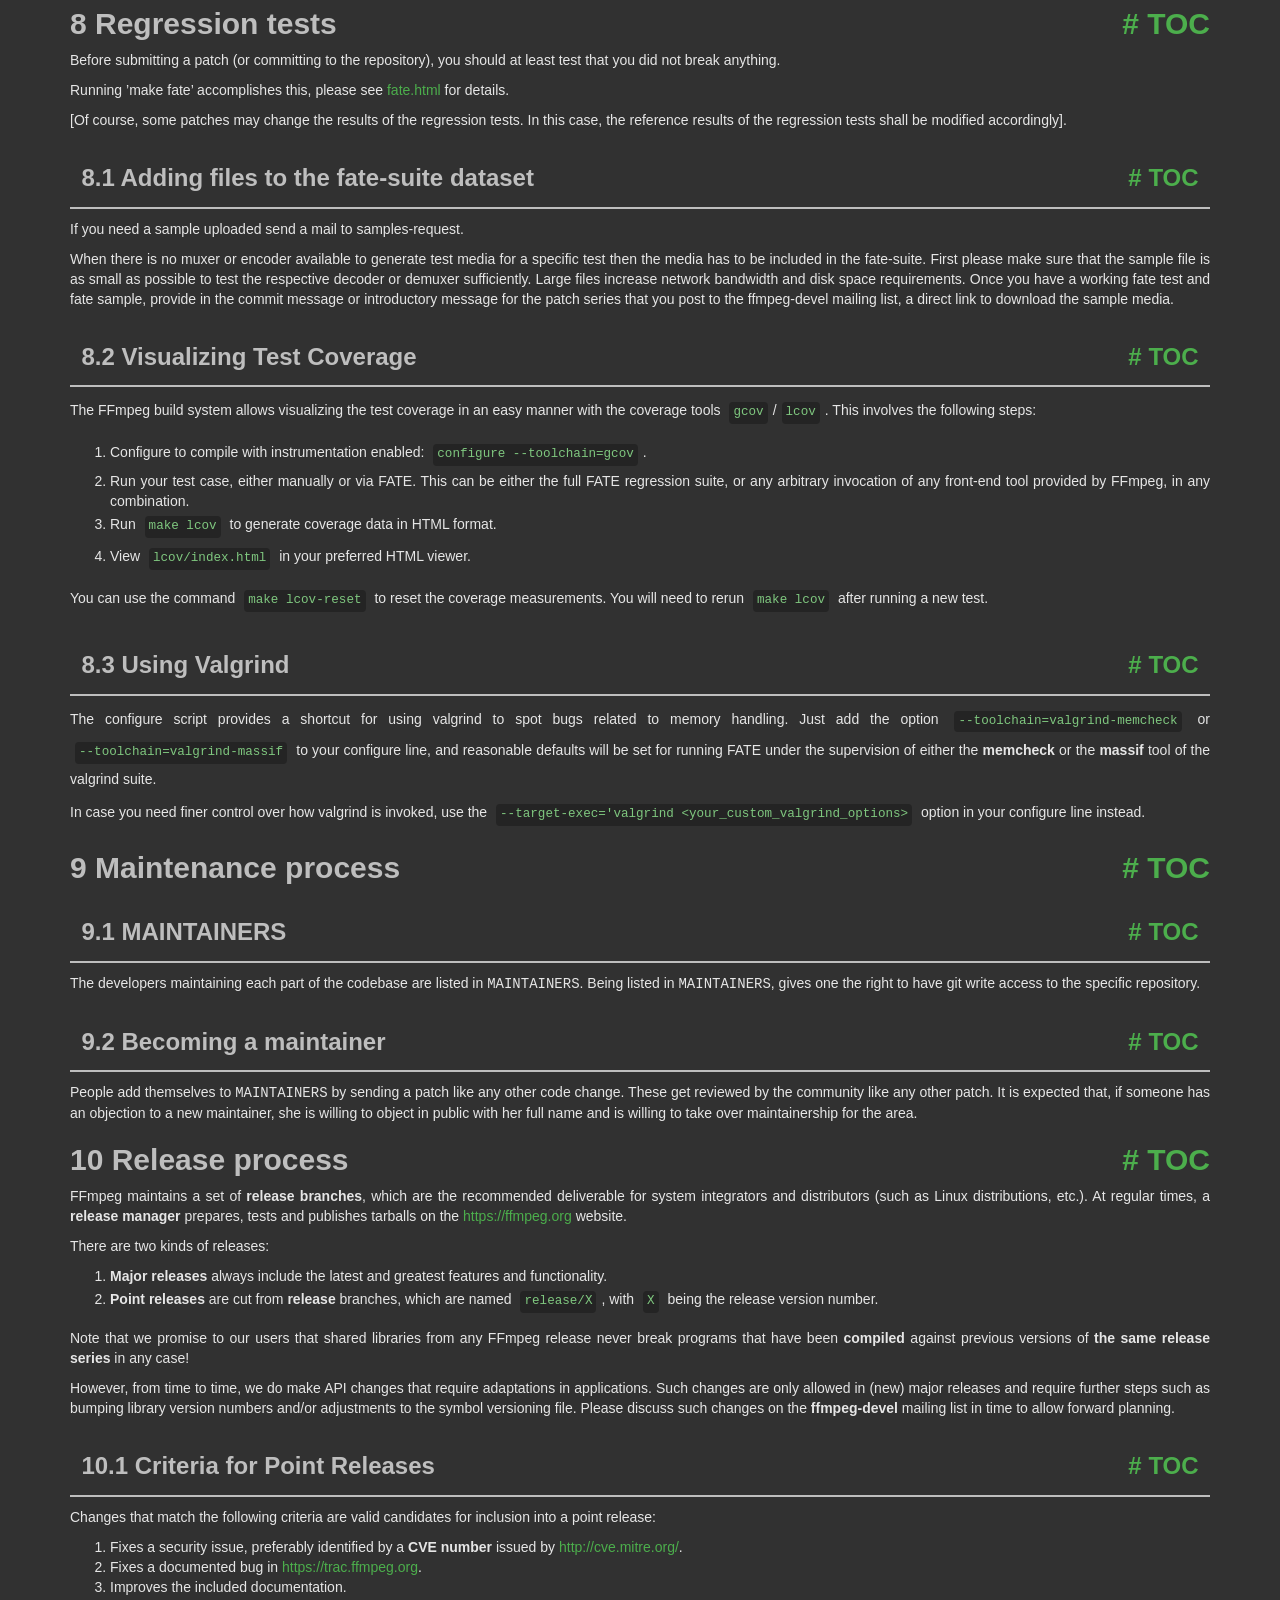
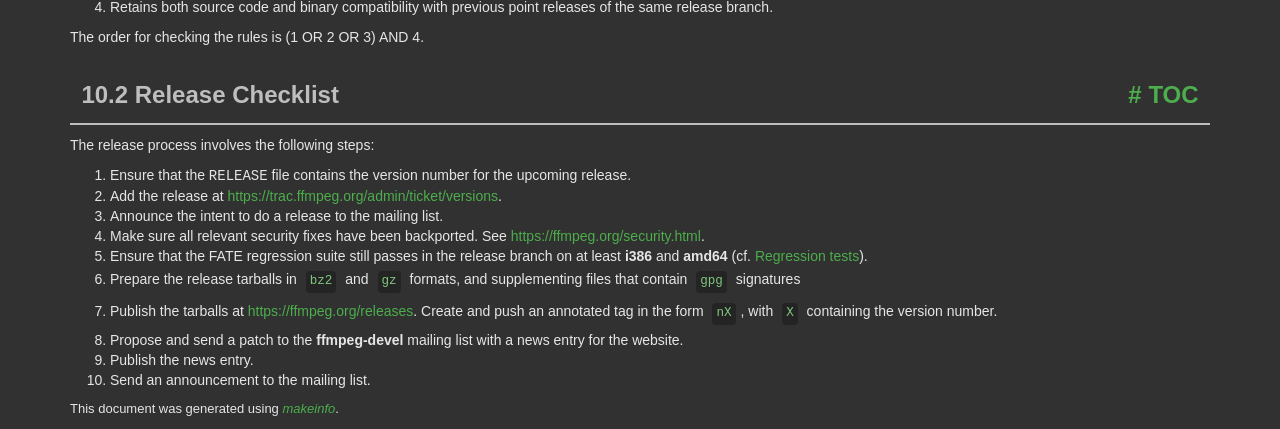
<file: ffmpeg-8.0.1-essentials_build/doc/developer.html>
<!DOCTYPE html PUBLIC "-//W3C//DTD HTML 4.01 Transitional//EN" "http://www.w3.org/TR/html4/loose.dtd">
<html>
<!-- Created by GNU Texinfo 7.2, https://www.gnu.org/software/texinfo/ -->
  <head>
    <meta charset="utf-8">
    <title>
      Developer Documentation
    </title>
    <meta name="viewport" content="width=device-width,initial-scale=1.0">
    <link rel="stylesheet" type="text/css" href="bootstrap.min.css">
    <link rel="stylesheet" type="text/css" href="style.min.css">
  </head>
  <body>
    <div class="container">
      <h1>
      Developer Documentation
      </h1>


<a name="SEC_Top"></a>

<div class="region-contents" id="SEC_Contents">
<h2 class="contents-heading">Table of Contents</h2>

<div class="contents">

<ul class="toc-numbered-mark">
  <li><a id="toc-Introduction" href="#Introduction">1 Introduction</a></li>
  <li><a id="toc-Coding-Rules" href="#Coding-Rules-1">2 Coding Rules</a>
  <ul class="toc-numbered-mark">
    <li><a id="toc-Language" href="#Language">2.1 Language</a>
    <ul class="toc-numbered-mark">
      <li><a id="toc-SIMD_002fDSP" href="#SIMD_002fDSP-1">2.1.1 SIMD/DSP</a></li>
      <li><a id="toc-Other-languages" href="#Other-languages">2.1.2 Other languages</a></li>
    </ul></li>
    <li><a id="toc-Code-formatting-conventions" href="#Code-formatting-conventions">2.2 Code formatting conventions</a>
    <ul class="toc-numbered-mark">
      <li><a id="toc-Examples" href="#Examples">2.2.1 Examples</a></li>
      <li><a id="toc-Vim-configuration" href="#Vim-configuration">2.2.2 Vim configuration</a></li>
      <li><a id="toc-Emacs-configuration" href="#Emacs-configuration">2.2.3 Emacs configuration</a></li>
    </ul></li>
    <li><a id="toc-Comments" href="#Comments">2.3 Comments</a></li>
    <li><a id="toc-Naming-conventions" href="#Naming-conventions-1">2.4 Naming conventions</a></li>
    <li><a id="toc-Miscellaneous-conventions" href="#Miscellaneous-conventions">2.5 Miscellaneous conventions</a></li>
  </ul></li>
  <li><a id="toc-Development-Policy" href="#Development-Policy-1">3 Development Policy</a>
  <ul class="toc-numbered-mark">
    <li><a id="toc-Code-behaviour" href="#Code-behaviour">3.1 Code behaviour</a></li>
    <li><a id="toc-Patches_002fCommitting" href="#Patches_002fCommitting">3.2 Patches/Committing</a></li>
    <li><a id="toc-Code" href="#Code">3.3 Code</a></li>
    <li><a id="toc-Library-public-interfaces" href="#Library-public-interfaces">3.4 Library public interfaces</a>
    <ul class="toc-numbered-mark">
      <li><a id="toc-Adding-new-interfaces" href="#Adding-new-interfaces">3.4.1 Adding new interfaces</a></li>
      <li><a id="toc-Removing-interfaces" href="#Removing-interfaces-1">3.4.2 Removing interfaces</a></li>
      <li><a id="toc-Major-version-bumps" href="#Major-version-bumps-1">3.4.3 Major version bumps</a></li>
    </ul></li>
    <li><a id="toc-Documentation_002fOther" href="#Documentation_002fOther">3.5 Documentation/Other</a></li>
  </ul></li>
  <li><a id="toc-Submitting-patches" href="#Submitting-patches-1">4 Submitting patches</a></li>
  <li><a id="toc-New-codecs-or-formats-checklist" href="#New-codecs-or-formats-checklist">5 New codecs or formats checklist</a></li>
  <li><a id="toc-Patch-submission-checklist" href="#Patch-submission-checklist">6 Patch submission checklist</a></li>
  <li><a id="toc-Patch-review-process" href="#Patch-review-process">7 Patch review process</a></li>
  <li><a id="toc-Regression-tests" href="#Regression-tests-1">8 Regression tests</a>
  <ul class="toc-numbered-mark">
    <li><a id="toc-Adding-files-to-the-fate_002dsuite-dataset" href="#Adding-files-to-the-fate_002dsuite-dataset">8.1 Adding files to the fate-suite dataset</a></li>
    <li><a id="toc-Visualizing-Test-Coverage" href="#Visualizing-Test-Coverage">8.2 Visualizing Test Coverage</a></li>
    <li><a id="toc-Using-Valgrind" href="#Using-Valgrind">8.3 Using Valgrind</a></li>
  </ul></li>
  <li><a id="toc-Maintenance-process" href="#Maintenance-process">9 Maintenance process</a>
  <ul class="toc-numbered-mark">
    <li><a id="toc-MAINTAINERS" href="#MAINTAINERS-1">9.1 MAINTAINERS</a></li>
    <li><a id="toc-Becoming-a-maintainer" href="#Becoming-a-maintainer-1">9.2 Becoming a maintainer</a></li>
  </ul></li>
  <li><a id="toc-Release-process" href="#Release-process-1">10 Release process</a>
  <ul class="toc-numbered-mark">
    <li><a id="toc-Criteria-for-Point-Releases" href="#Criteria-for-Point-Releases-1">10.1 Criteria for Point Releases</a></li>
    <li><a id="toc-Release-Checklist" href="#Release-Checklist">10.2 Release Checklist</a></li>
  </ul></li>
</ul>
</div>
</div>

<a name="Introduction"></a>
<h2 class="chapter">1 Introduction<span class="pull-right"><a class="anchor hidden-xs" href="#Introduction" aria-hidden="true">#</a> <a class="anchor hidden-xs"href="#toc-Introduction" aria-hidden="true">TOC</a></span></h2>

<p>This text is concerned with the development <em class="emph">of</em> FFmpeg itself. Information
on using the FFmpeg libraries in other programs can be found elsewhere, e.g. in:
</p><ul class="itemize mark-bullet">
<li>the installed header files
</li><li><a class="url" href="http://ffmpeg.org/doxygen/trunk/index.html">the Doxygen documentation</a>
generated from the headers
</li><li>the examples under <samp class="file">doc/examples</samp>
</li></ul>

<p>For more detailed legal information about the use of FFmpeg in
external programs read the <samp class="file">LICENSE</samp> file in the source tree and
consult <a class="url" href="https://ffmpeg.org/legal.html">https://ffmpeg.org/legal.html</a>.
</p>
<p>If you modify FFmpeg code for your own use case, you are highly encouraged to
<em class="emph">submit your changes back to us</em>, using this document as a guide. There are
both pragmatic and ideological reasons to do so:
</p><ul class="itemize mark-bullet">
<li>Maintaining external changes to keep up with upstream development is
time-consuming and error-prone. With your code in the main tree, it will be
maintained by FFmpeg developers.
</li><li>FFmpeg developers include leading experts in the field who can find bugs or
design flaws in your code.
</li><li>By supporting the project you find useful you ensure it continues to be
maintained and developed.
</li></ul>

<p>All proposed code changes should be submitted for review to
<a class="url" href="mailto:ffmpeg-devel@ffmpeg.org">the development mailing list</a>, as
described in more detail in the <a class="ref" href="#Submitting-patches">Submitting patches</a> chapter. The code
should comply with the <a class="ref" href="#Development-Policy">Development Policy</a> and follow the <a class="ref" href="#Coding-Rules">Coding Rules</a>.
The developer making the commit and the author are responsible for their changes
and should try to fix issues their commit causes.
</p>
<a class="anchor" id="Coding-Rules"></a><a name="Coding-Rules-1"></a>
<h2 class="chapter">2 Coding Rules<span class="pull-right"><a class="anchor hidden-xs" href="#Coding-Rules" aria-hidden="true">#</a> <a class="anchor hidden-xs"href="#toc-Coding-Rules" aria-hidden="true">TOC</a></span></h2>

<a name="Language"></a>
<h3 class="section">2.1 Language<span class="pull-right"><a class="anchor hidden-xs" href="#Language" aria-hidden="true">#</a> <a class="anchor hidden-xs"href="#toc-Language" aria-hidden="true">TOC</a></span></h3>

<p>FFmpeg is mainly programmed in the ISO C11 language, except for the public
headers which must stay C99 compatible.
</p>
<p>Compiler-specific extensions may be used with good reason, but must not be
depended on, i.e. the code must still compile and work with compilers lacking
the extension.
</p>
<p>The following C99 features must not be used anywhere in the codebase:
</p><ul class="itemize mark-bullet">
<li>variable-length arrays;

</li><li>complex numbers;
</li></ul>

<a name="SIMD_002fDSP-1"></a>
<h4 class="subsection">2.1.1 SIMD/DSP<span class="pull-right"><a class="anchor hidden-xs" href="#SIMD_002fDSP" aria-hidden="true">#</a> <a class="anchor hidden-xs"href="#toc-SIMD_002fDSP" aria-hidden="true">TOC</a></span></h4>
<a class="anchor" id="SIMD_002fDSP"></a>
<p>As modern compilers are unable to generate efficient SIMD or other
performance-critical DSP code from plain C, handwritten assembly is used.
Usually such code is isolated in a separate function. Then the standard approach
is writing multiple versions of this function – a plain C one that works
everywhere and may also be useful for debugging, and potentially multiple
architecture-specific optimized implementations. Initialization code then
chooses the best available version at runtime and loads it into a function
pointer; the function in question is then always called through this pointer.
</p>
<p>The specific syntax used for writing assembly is:
</p><ul class="itemize mark-bullet">
<li>NASM on x86;

</li><li>GAS on ARM and RISC-V.
</li></ul>

<p>A unit testing framework for assembly called <code class="code">checkasm</code> lives under
<samp class="file">tests/checkasm</samp>. All new assembly should come with <code class="code">checkasm</code> tests;
adding tests for existing assembly that lacks them is also strongly encouraged.
</p>
<a name="Other-languages"></a>
<h4 class="subsection">2.1.2 Other languages<span class="pull-right"><a class="anchor hidden-xs" href="#Other-languages" aria-hidden="true">#</a> <a class="anchor hidden-xs"href="#toc-Other-languages" aria-hidden="true">TOC</a></span></h4>

<p>Other languages than C may be used in special cases:
</p><ul class="itemize mark-bullet">
<li>Compiler intrinsics or inline assembly when the code in question cannot be
written in the standard way described in the <a class="ref" href="#SIMD_002fDSP">SIMD/DSP</a> section. This
typically applies to code that needs to be inlined.

</li><li>Objective-C where required for interacting with macOS-specific interfaces.
</li></ul>

<a name="Code-formatting-conventions"></a>
<h3 class="section">2.2 Code formatting conventions<span class="pull-right"><a class="anchor hidden-xs" href="#Code-formatting-conventions" aria-hidden="true">#</a> <a class="anchor hidden-xs"href="#toc-Code-formatting-conventions" aria-hidden="true">TOC</a></span></h3>

<p>There are the following guidelines regarding the code style in files:
</p>
<ul class="itemize mark-bullet">
<li>Indent size is 4.

</li><li>The TAB character is forbidden outside of Makefiles as is any
form of trailing whitespace. Commits containing either will be
rejected by the git repository.

</li><li>You should try to limit your code lines to 80 characters; however, do so if
and only if this improves readability.

</li><li>K&amp;R coding style is used.
</li></ul>
<p>The presentation is one inspired by &rsquo;indent -i4 -kr -nut&rsquo;.
</p>
<a name="Examples"></a>
<h4 class="subsection">2.2.1 Examples<span class="pull-right"><a class="anchor hidden-xs" href="#Examples" aria-hidden="true">#</a> <a class="anchor hidden-xs"href="#toc-Examples" aria-hidden="true">TOC</a></span></h4>
<p>Some notable examples to illustrate common code style in FFmpeg:
</p>
<ul class="itemize mark-bullet">
<li>Space around assignments and after
<code class="code">if</code>/<code class="code">do</code>/<code class="code">while</code>/<code class="code">for</code> keywords:

<div class="example user-c user-good">
<pre class="example-preformatted">// Good
if (condition)
    av_foo();
</pre></div>

<div class="example user-c user-good">
<pre class="example-preformatted">// Good
for (size_t i = 0; i &lt; len; i++)
    av_bar(i);
</pre></div>

<div class="example user-c user-good">
<pre class="example-preformatted">// Good
size_t size = 0;
</pre></div>

<p>However no spaces between the parentheses and condition, unless it helps
readability of complex conditions, so the following should not be done:
</p>
<div class="example user-c user-bad">
<pre class="example-preformatted">// Bad style
if ( condition )
    av_foo();
</pre></div>

</li><li>No unnecessary parentheses, unless it helps readability:

<div class="example user-c user-good">
<pre class="example-preformatted">// Good
int fields = ilace ? 2 : 1;
</pre></div>

</li><li>Don&rsquo;t wrap single-line blocks in braces. Use braces only if there is an accompanying else statement. This keeps future code changes easier to keep track of.

<div class="example user-c user-good">
<pre class="example-preformatted">// Good
if (bits_pixel == 24) {
    avctx-&gt;pix_fmt = AV_PIX_FMT_BGR24;
} else if (bits_pixel == 8) {
    avctx-&gt;pix_fmt = AV_PIX_FMT_GRAY8;
} else
    return AVERROR_INVALIDDATA;

</pre></div>

</li><li>Avoid assignments in conditions where it makes sense:

<div class="example user-c user-good">
<pre class="example-preformatted">// Good
video_enc-&gt;chroma_intra_matrix = av_mallocz(sizeof(*video_enc-&gt;chroma_intra_matrix) * 64)
if (!video_enc-&gt;chroma_intra_matrix)
    return AVERROR(ENOMEM);
</pre></div>

<div class="example user-c user-bad">
<pre class="example-preformatted">// Bad style
if (!(video_enc-&gt;chroma_intra_matrix = av_mallocz(sizeof(*video_enc-&gt;chroma_intra_matrix) * 64)))
    return AVERROR(ENOMEM);
</pre></div>

<div class="example user-c user-good">
<pre class="example-preformatted">// Ok
while ((entry = av_dict_iterate(options, entry)))
    av_log(ctx, AV_LOG_INFO, &quot;Item '%s': '%s'\n&quot;, entry-&gt;key, entry-&gt;value);
</pre></div>

</li><li>When declaring a pointer variable, the <code class="code">*</code> goes with the variable not the type:

<div class="example user-c user-good">
<pre class="example-preformatted">// Good
AVStream *stream;
</pre></div>

<div class="example user-c user-bad">
<pre class="example-preformatted">// Bad style
AVStream* stream;
</pre></div>

</li></ul>

<p>If you work on a file that does not follow these guidelines consistently,
change the parts that you are editing to follow these guidelines but do
not make unrelated changes in the file to make it conform to these.
</p>
<a name="Vim-configuration"></a>
<h4 class="subsection">2.2.2 Vim configuration<span class="pull-right"><a class="anchor hidden-xs" href="#Vim-configuration" aria-hidden="true">#</a> <a class="anchor hidden-xs"href="#toc-Vim-configuration" aria-hidden="true">TOC</a></span></h4>
<p>In order to configure Vim to follow FFmpeg formatting conventions, paste
the following snippet into your <samp class="file">.vimrc</samp>:
</p><div class="example">
<pre class="example-preformatted">&quot; indentation rules for FFmpeg: 4 spaces, no tabs
set expandtab
set shiftwidth=4
set softtabstop=4
set cindent
set cinoptions=(0
&quot; Allow tabs in Makefiles.
autocmd FileType make,automake set noexpandtab shiftwidth=8 softtabstop=8
&quot; Trailing whitespace and tabs are forbidden, so highlight them.
highlight ForbiddenWhitespace ctermbg=red guibg=red
match ForbiddenWhitespace /\s\+$\|\t/
&quot; Do not highlight spaces at the end of line while typing on that line.
autocmd InsertEnter * match ForbiddenWhitespace /\t\|\s\+\%#\@&lt;!$/
</pre></div>

<a name="Emacs-configuration"></a>
<h4 class="subsection">2.2.3 Emacs configuration<span class="pull-right"><a class="anchor hidden-xs" href="#Emacs-configuration" aria-hidden="true">#</a> <a class="anchor hidden-xs"href="#toc-Emacs-configuration" aria-hidden="true">TOC</a></span></h4>
<p>For Emacs, add these roughly equivalent lines to your <samp class="file">.emacs.d/init.el</samp>:
</p><div class="example lisp">
<pre class="lisp-preformatted">(c-add-style &quot;ffmpeg&quot;
             '(&quot;k&amp;r&quot;
               (c-basic-offset . 4)
               (indent-tabs-mode . nil)
               (show-trailing-whitespace . t)
               (c-offsets-alist
                (statement-cont . (c-lineup-assignments +)))
               )
             )
(setq c-default-style &quot;ffmpeg&quot;)
</pre></div>

<a name="Comments"></a>
<h3 class="section">2.3 Comments<span class="pull-right"><a class="anchor hidden-xs" href="#Comments" aria-hidden="true">#</a> <a class="anchor hidden-xs"href="#toc-Comments" aria-hidden="true">TOC</a></span></h3>
<p>Use the JavaDoc/Doxygen  format (see examples below) so that code documentation
can be generated automatically. All nontrivial functions should have a comment
above them explaining what the function does, even if it is just one sentence.
All structures and their member variables should be documented, too.
</p>
<p>Avoid Qt-style and similar Doxygen syntax with <code class="code">!</code> in it, i.e. replace
<code class="code">//!</code> with <code class="code">///</code> and similar.  Also @ syntax should be employed
for markup commands, i.e. use <code class="code">@param</code> and not <code class="code">\param</code>.
</p>
<div class="example">
<pre class="example-preformatted">/**
 * @file
 * MPEG codec.
 * @author ...
 */

/**
 * Summary sentence.
 * more text ...
 * ...
 */
typedef struct Foobar {
    int var1; /**&lt; var1 description */
    int var2; ///&lt; var2 description
    /** var3 description */
    int var3;
} Foobar;

/**
 * Summary sentence.
 * more text ...
 * ...
 * @param my_parameter description of my_parameter
 * @return return value description
 */
int myfunc(int my_parameter)
...
</pre></div>

<a class="anchor" id="Naming-conventions"></a><a name="Naming-conventions-1"></a>
<h3 class="section">2.4 Naming conventions<span class="pull-right"><a class="anchor hidden-xs" href="#Naming-conventions" aria-hidden="true">#</a> <a class="anchor hidden-xs"href="#toc-Naming-conventions" aria-hidden="true">TOC</a></span></h3>

<p>Names of functions, variables, and struct members must be lowercase, using
underscores (_) to separate words. For example, &lsquo;<samp class="samp">avfilter_get_video_buffer</samp>&rsquo;
is an acceptable function name and &lsquo;<samp class="samp">AVFilterGetVideo</samp>&rsquo; is not.
</p>
<p>Struct, union, enum, and typedeffed type names must use CamelCase. All structs
and unions should be typedeffed to the same name as the struct/union tag, e.g.
<code class="code">typedef struct AVFoo { ... } AVFoo;</code>. Enums are typically not
typedeffed.
</p>
<p>Enumeration constants and macros must be UPPERCASE, except for macros
masquerading as functions, which should use the function naming convention.
</p>
<p>All identifiers in the libraries should be namespaced as follows:
</p><ul class="itemize mark-bullet">
<li>No namespacing for identifiers with file and lower scope (e.g. local variables,
static functions), and struct and union members,

</li><li>The <code class="code">ff_</code> prefix must be used for variables and functions visible outside
of file scope, but only used internally within a single library, e.g.
&lsquo;<samp class="samp">ff_w64_demuxer</samp>&rsquo;. This prevents name collisions when FFmpeg is statically
linked.

</li><li>For variables and functions visible outside of file scope, used internally
across multiple libraries, use <code class="code">avpriv_</code> as prefix, for example,
&lsquo;<samp class="samp">avpriv_report_missing_feature</samp>&rsquo;.

</li><li>All other internal identifiers, like private type or macro names, should be
namespaced only to avoid possible internal conflicts. E.g. <code class="code">H264_NAL_SPS</code>
vs. <code class="code">HEVC_NAL_SPS</code>.

</li><li>Each library has its own prefix for public symbols, in addition to the
commonly used <code class="code">av_</code> (<code class="code">avformat_</code> for libavformat,
<code class="code">avcodec_</code> for libavcodec, <code class="code">swr_</code> for libswresample, etc).
Check the existing code and choose names accordingly.

</li><li>Other public identifiers (struct, union, enum, macro, type names) must use their
library&rsquo;s public prefix (<code class="code">AV</code>, <code class="code">Sws</code>, or <code class="code">Swr</code>).
</li></ul>

<p>Furthermore, name space reserved for the system should not be invaded.
Identifiers ending in <code class="code">_t</code> are reserved by
<a class="url" href="http://pubs.opengroup.org/onlinepubs/007904975/functions/xsh_chap02_02.html#tag_02_02_02">POSIX</a>.
Also avoid names starting with <code class="code">__</code> or <code class="code">_</code> followed by an uppercase
letter as they are reserved by the C standard. Names starting with <code class="code">_</code>
are reserved at the file level and may not be used for externally visible
symbols. If in doubt, just avoid names starting with <code class="code">_</code> altogether.
</p>
<a name="Miscellaneous-conventions"></a>
<h3 class="section">2.5 Miscellaneous conventions<span class="pull-right"><a class="anchor hidden-xs" href="#Miscellaneous-conventions" aria-hidden="true">#</a> <a class="anchor hidden-xs"href="#toc-Miscellaneous-conventions" aria-hidden="true">TOC</a></span></h3>

<ul class="itemize mark-bullet">
<li>Casts should be used only when necessary. Unneeded parentheses
should also be avoided if they don&rsquo;t make the code easier to understand.
</li></ul>

<a class="anchor" id="Development-Policy"></a><a name="Development-Policy-1"></a>
<h2 class="chapter">3 Development Policy<span class="pull-right"><a class="anchor hidden-xs" href="#Development-Policy" aria-hidden="true">#</a> <a class="anchor hidden-xs"href="#toc-Development-Policy" aria-hidden="true">TOC</a></span></h2>

<a name="Code-behaviour"></a>
<h3 class="section">3.1 Code behaviour<span class="pull-right"><a class="anchor hidden-xs" href="#Code-behaviour" aria-hidden="true">#</a> <a class="anchor hidden-xs"href="#toc-Code-behaviour" aria-hidden="true">TOC</a></span></h3>

<a name="Correctness"></a>
<p>The code must be valid. It must not crash, abort, access invalid pointers, leak
memory, cause data races or signed integer overflow, or otherwise cause
undefined behaviour. Error codes should be checked and, when applicable,
forwarded to the caller.
</p>
<a name="Thread_002d-and-library_002dsafety"></a>
<p>Our libraries may be called by multiple independent callers in the same process.
These calls may happen from any number of threads and the different call sites
may not be aware of each other - e.g. a user program may be calling our
libraries directly, and use one or more libraries that also call our libraries.
The code must behave correctly under such conditions.
</p>
<a name="Robustness"></a>
<p>The code must treat as untrusted any bytestream received from a caller or read
from a file, network, etc. It must not misbehave when arbitrary data is sent to
it - typically it should print an error message and return
<code class="code">AVERROR_INVALIDDATA</code> on encountering invalid input data.
</p>
<a name="Memory-allocation"></a>
<p>The code must use the <code class="code">av_malloc()</code> family of functions from
<samp class="file">libavutil/mem.h</samp> to perform all memory allocation, except in special cases
(e.g. when interacting with an external library that requires a specific
allocator to be used).
</p>
<p>All allocations should be checked and <code class="code">AVERROR(ENOMEM)</code> returned on
failure. A common mistake is that error paths leak memory - make sure that does
not happen.
</p>
<a name="stdio"></a>
<p>Our libraries must not access the stdio streams stdin/stdout/stderr directly
(e.g. via <code class="code">printf()</code> family of functions), as that is not library-safe. For
logging, use <code class="code">av_log()</code>.
</p>
<a name="Patches_002fCommitting"></a>
<h3 class="section">3.2 Patches/Committing<span class="pull-right"><a class="anchor hidden-xs" href="#Patches_002fCommitting" aria-hidden="true">#</a> <a class="anchor hidden-xs"href="#toc-Patches_002fCommitting" aria-hidden="true">TOC</a></span></h3>
<a name="Licenses-for-patches-must-be-compatible-with-FFmpeg_002e"></a>
<p>Contributions should be licensed under the
<a class="uref" href="http://www.gnu.org/licenses/lgpl-2.1.html">LGPL 2.1</a>,
including an &quot;or any later version&quot; clause, or, if you prefer
a gift-style license, the
<a class="uref" href="http://opensource.org/licenses/isc-license.txt">ISC</a> or
<a class="uref" href="http://mit-license.org/">MIT</a> license.
<a class="uref" href="http://www.gnu.org/licenses/gpl-2.0.html">GPL 2</a> including
an &quot;or any later version&quot; clause is also acceptable, but LGPL is
preferred.
If you add a new file, give it a proper license header. Do not copy and
paste it from a random place, use an existing file as template.
</p>
<a name="You-must-not-commit-code-which-breaks-FFmpeg_0021"></a>
<p>This means unfinished code which is enabled and breaks compilation,
or compiles but does not work/breaks the regression tests. Code which
is unfinished but disabled may be permitted under-circumstances, like
missing samples or an implementation with a small subset of features.
Always check the mailing list for any reviewers with issues and test
FATE before you push.
</p>
<a name="Commit-messages"></a>
<p>Commit messages are highly important tools for informing other developers on
what a given change does and why. Every commit must always have a properly
filled out commit message with the following format:
</p><div class="example">
<pre class="example-preformatted">area changed: short 1 line description

details describing what and why and giving references.
</pre></div>

<p>If the commit addresses a known bug on our bug tracker or other external issue
(e.g. CVE), the commit message should include the relevant bug ID(s) or other
external identifiers. Note that this should be done in addition to a proper
explanation and not instead of it. Comments such as &quot;fixed!&quot; or &quot;Changed it.&quot;
are not acceptable.
</p>
<p>When applying patches that have been discussed at length on the mailing list,
reference the thread in the commit message.
</p>
<a name="Testing-must-be-adequate-but-not-excessive_002e"></a>
<p>If it works for you, others, and passes FATE then it should be OK to commit
it, provided it fits the other committing criteria. You should not worry about
over-testing things. If your code has problems (portability, triggers
compiler bugs, unusual environment etc) they will be reported and eventually
fixed.
</p>
<a name="Do-not-commit-unrelated-changes-together_002e"></a>
<p>They should be split them into self-contained pieces. Also do not forget
that if part B depends on part A, but A does not depend on B, then A can
and should be committed first and separate from B. Keeping changes well
split into self-contained parts makes reviewing and understanding them on
the commit log mailing list easier. This also helps in case of debugging
later on.
Also if you have doubts about splitting or not splitting, do not hesitate to
ask/discuss it on the developer mailing list.
</p>
<a name="Cosmetic-changes-should-be-kept-in-separate-patches_002e"></a>
<p>We refuse source indentation and other cosmetic changes if they are mixed
with functional changes, such commits will be rejected and removed. Every
developer has his own indentation style, you should not change it. Of course
if you (re)write something, you can use your own style, even though we would
prefer if the indentation throughout FFmpeg was consistent (Many projects
force a given indentation style - we do not.). If you really need to make
indentation changes (try to avoid this), separate them strictly from real
changes.
</p>
<p>NOTE: If you had to put if(){ .. } over a large (&gt; 5 lines) chunk of code,
then either do NOT change the indentation of the inner part within (do not
move it to the right)! or do so in a separate commit
</p>
<a name="Credit-the-author-of-the-patch_002e"></a>
<p>Make sure the author of the commit is set correctly. (see git commit &ndash;author)
If you apply a patch, send an
answer to ffmpeg-devel (or wherever you got the patch from) saying that
you applied the patch.
</p>
<a name="Credit-any-researchers"></a>
<p>If a commit/patch fixes an issues found by some researcher, always credit the
researcher in the commit message for finding/reporting the issue.
</p>
<a name="Always-wait-long-enough-before-pushing-changes"></a>
<p>Do NOT commit to code actively maintained by others without permission.
Send a patch to ffmpeg-devel. If no one answers within a reasonable
time-frame (12h for build failures and security fixes, 3 days small changes,
1 week for big patches) then commit your patch if you think it is OK.
Also note, the maintainer can simply ask for more time to review!
</p>
<a name="Code"></a>
<h3 class="section">3.3 Code<span class="pull-right"><a class="anchor hidden-xs" href="#Code" aria-hidden="true">#</a> <a class="anchor hidden-xs"href="#toc-Code" aria-hidden="true">TOC</a></span></h3>
<a name="Warnings-for-correct-code-may-be-disabled-if-there-is-no-other-option_002e"></a>
<p>Compiler warnings indicate potential bugs or code with bad style. If a type of
warning always points to correct and clean code, that warning should
be disabled, not the code changed.
Thus the remaining warnings can either be bugs or correct code.
If it is a bug, the bug has to be fixed. If it is not, the code should
be changed to not generate a warning unless that causes a slowdown
or obfuscates the code.
</p>
<a name="Library-public-interfaces"></a>
<h3 class="section">3.4 Library public interfaces<span class="pull-right"><a class="anchor hidden-xs" href="#Library-public-interfaces" aria-hidden="true">#</a> <a class="anchor hidden-xs"href="#toc-Library-public-interfaces" aria-hidden="true">TOC</a></span></h3>
<p>Every library in FFmpeg provides a set of public APIs in its installed headers,
which are those listed in the variable <code class="code">HEADERS</code> in that library&rsquo;s
<samp class="file">Makefile</samp>. All identifiers defined in those headers (except for those
explicitly documented otherwise), and corresponding symbols exported from
compiled shared or static libraries are considered public interfaces and must
comply with the API and ABI compatibility rules described in this section.
</p>
<p>Public APIs must be backward compatible within a given major version. I.e. any
valid user code that compiles and works with a given library version must still
compile and work with any later version, as long as the major version number is
unchanged. &quot;Valid user code&quot; here means code that is calling our APIs in a
documented and/or intended manner and is not relying on any undefined behavior.
Incrementing the major version may break backward compatibility, but only to the
extent described in <a class="ref" href="#Major-version-bumps">Major version bumps</a>.
</p>
<p>We also guarantee backward ABI compatibility for shared and static libraries.
I.e. it should be possible to replace a shared or static build of our library
with a build of any later version (re-linking the user binary in the static
case) without breaking any valid user binaries, as long as the major version
number remains unchanged.
</p>
<a name="Adding-new-interfaces"></a>
<h4 class="subsection">3.4.1 Adding new interfaces<span class="pull-right"><a class="anchor hidden-xs" href="#Adding-new-interfaces" aria-hidden="true">#</a> <a class="anchor hidden-xs"href="#toc-Adding-new-interfaces" aria-hidden="true">TOC</a></span></h4>
<p>Any new public identifiers in installed headers are considered new API - this
includes new functions, structs, macros, enum values, typedefs, new fields in
existing structs, new installed headers, etc. Consider the following
guidelines when adding new APIs.
</p>
<a name="Motivation"></a>
<p>While new APIs can be added relatively easily, changing or removing them is much
harder due to abovementioned compatibility requirements. You should then
consider carefully whether the functionality you are adding really needs to be
exposed to our callers as new public API.
</p>
<p>Your new API should have at least one well-established use case outside of the
library that cannot be easily achieved with existing APIs. Every library in
FFmpeg also has a defined scope - your new API must fit within it.
</p>
<a name="Replacing-existing-APIs"></a>
<p>If your new API is replacing an existing one, it should be strictly superior to
it, so that the advantages of using the new API outweigh the cost to the
callers of changing their code. After adding the new API you should then
deprecate the old one and schedule it for removal, as described in
<a class="ref" href="#Removing-interfaces">Removing interfaces</a>.
</p>
<p>If you deem an existing API deficient and want to fix it, the preferred approach
in most cases is to add a differently-named replacement and deprecate the
existing API rather than modify it. It is important to make the changes visible
to our callers (e.g. through compile- or run-time deprecation warnings) and make
it clear how to transition to the new API (e.g. in the Doxygen documentation or
on the wiki).
</p>
<a name="API-design"></a>
<p>The FFmpeg libraries are used by a variety of callers to perform a wide range of
multimedia-related processing tasks. You should therefore - within reason - try
to design your new API for the broadest feasible set of use cases and avoid
unnecessarily limiting it to a specific type of callers (e.g. just media
playback or just transcoding).
</p>
<a name="Consistency"></a>
<p>Check whether similar APIs already exist in FFmpeg. If they do, try to model
your new addition on them to achieve better overall consistency.
</p>
<p>The naming of your new identifiers should follow the <a class="ref" href="#Naming-conventions">Naming conventions</a>
and be aligned with other similar APIs, if applicable.
</p>
<a name="Extensibility"></a>
<p>You should also consider how your API might be extended in the future in a
backward-compatible way. If you are adding a new struct <code class="code">AVFoo</code>, the
standard approach is requiring the caller to always allocate it through a
constructor function, typically named <code class="code">av_foo_alloc()</code>. This way new fields
may be added to the end of the struct without breaking ABI compatibility.
Typically you will also want a destructor - <code class="code">av_foo_free(AVFoo**)</code> that
frees the indirectly supplied object (and its contents, if applicable) and
writes <code class="code">NULL</code> to the supplied pointer, thus eliminating the potential
dangling pointer in the caller&rsquo;s memory.
</p>
<p>If you are adding new functions, consider whether it might be desirable to tweak
their behavior in the future - you may want to add a flags argument, even though
it would be unused initially.
</p>
<a name="Documentation"></a>
<p>All new APIs must be documented as Doxygen-formatted comments above the
identifiers you add to the public headers. You should also briefly mention the
change in <samp class="file">doc/APIchanges</samp>.
</p>
<a name="Bump-the-version"></a>
<p>Backward-incompatible API or ABI changes require incrementing (bumping) the
major version number, as described in <a class="ref" href="#Major-version-bumps">Major version bumps</a>. Major
bumps are significant events that happen on a schedule - so if your change
strictly requires one you should add it under <code class="code">#if</code> preprocessor guards that
disable it until the next major bump happens.
</p>
<p>New APIs that can be added without breaking API or ABI compatibility require
bumping the minor version number.
</p>
<p>Incrementing the third (micro) version component means a noteworthy binary
compatible change (e.g. encoder bug fix that matters for the decoder). The third
component always starts at 100 to distinguish FFmpeg from Libav.
</p>
<a class="anchor" id="Removing-interfaces"></a><a name="Removing-interfaces-1"></a>
<h4 class="subsection">3.4.2 Removing interfaces<span class="pull-right"><a class="anchor hidden-xs" href="#Removing-interfaces" aria-hidden="true">#</a> <a class="anchor hidden-xs"href="#toc-Removing-interfaces" aria-hidden="true">TOC</a></span></h4>
<p>Due to abovementioned compatibility guarantees, removing APIs is an involved
process that should only be undertaken with good reason. Typically a deficient,
restrictive, or otherwise inadequate API is replaced by a superior one, though
it does at times happen that we remove an API without any replacement (e.g. when
the feature it provides is deemed not worth the maintenance effort, out of scope
of the project, fundamentally flawed, etc.).
</p>
<p>The removal has two steps - first the API is deprecated and scheduled for
removal, but remains present and functional. The second step is actually
removing the API - this is described in <a class="ref" href="#Major-version-bumps">Major version bumps</a>.
</p>
<p>To deprecate an API you should signal to our users that they should stop using
it. E.g. if you intend to remove struct members or functions, you should mark
them with <code class="code">attribute_deprecated</code>. When this cannot be done, it may be
possible to detect the use of the deprecated API at runtime and print a warning
(though take care not to print it too often). You should also document the
deprecation (and the replacement, if applicable) in the relevant Doxygen
documentation block.
</p>
<p>Finally, you should define a deprecation guard along the lines of
<code class="code">#define FF_API_&lt;FOO&gt; (LIBAVBAR_VERSION_MAJOR &lt; XX)</code> (where XX is the major
version in which the API will be removed) in <samp class="file">libavbar/version_major.h</samp>
(<samp class="file">version.h</samp> in case of <code class="code">libavutil</code>). Then wrap all uses of the
deprecated API in <code class="code">#if FF_API_&lt;FOO&gt; .... #endif</code>, so that the code will
automatically get disabled once the major version reaches XX. You can also use
<code class="code">FF_DISABLE_DEPRECATION_WARNINGS</code> and <code class="code">FF_ENABLE_DEPRECATION_WARNINGS</code>
to suppress compiler deprecation warnings inside these guards. You should test
that the code compiles and works with the guard macro evaluating to both true
and false.
</p>
<a class="anchor" id="Major-version-bumps"></a><a name="Major-version-bumps-1"></a>
<h4 class="subsection">3.4.3 Major version bumps<span class="pull-right"><a class="anchor hidden-xs" href="#Major-version-bumps" aria-hidden="true">#</a> <a class="anchor hidden-xs"href="#toc-Major-version-bumps" aria-hidden="true">TOC</a></span></h4>
<p>A major version bump signifies an API and/or ABI compatibility break. To reduce
the negative effects on our callers, who are required to adapt their code,
backward-incompatible changes during a major bump should be limited to:
</p><ul class="itemize mark-bullet">
<li>Removing previously deprecated APIs.

</li><li>Performing ABI- but not API-breaking changes, like reordering struct contents.
</li></ul>

<a name="Documentation_002fOther"></a>
<h3 class="section">3.5 Documentation/Other<span class="pull-right"><a class="anchor hidden-xs" href="#Documentation_002fOther" aria-hidden="true">#</a> <a class="anchor hidden-xs"href="#toc-Documentation_002fOther" aria-hidden="true">TOC</a></span></h3>
<a name="Subscribe-to-the-ffmpeg_002ddevel-mailing-list_002e"></a>
<p>It is important to be subscribed to the
<a class="uref" href="https://lists.ffmpeg.org/mailman/listinfo/ffmpeg-devel">ffmpeg-devel</a>
mailing list. Almost any non-trivial patch is to be sent there for review.
Other developers may have comments about your contribution. We expect you see
those comments, and to improve it if requested. (N.B. Experienced committers
have other channels, and may sometimes skip review for trivial fixes.) Also,
discussion here about bug fixes and FFmpeg improvements by other developers may
be helpful information for you. Finally, by being a list subscriber, your
contribution will be posted immediately to the list, without the moderation
hold which messages from non-subscribers experience.
</p>
<p>However, it is more important to the project that we receive your patch than
that you be subscribed to the ffmpeg-devel list. If you have a patch, and don&rsquo;t
want to subscribe and discuss the patch, then please do send it to the list
anyway.
</p>
<a name="Subscribe-to-the-ffmpeg_002dcvslog-mailing-list_002e"></a>
<p>Diffs of all commits are sent to the
<a class="uref" href="https://lists.ffmpeg.org/mailman/listinfo/ffmpeg-cvslog">ffmpeg-cvslog</a>
mailing list. Some developers read this list to review all code base changes
from all sources. Subscribing to this list is not mandatory.
</p>
<a name="Keep-the-documentation-up-to-date_002e"></a>
<p>Update the documentation if you change behavior or add features. If you are
unsure how best to do this, send a patch to ffmpeg-devel, the documentation
maintainer(s) will review and commit your stuff.
</p>
<a name="Important-discussions-should-be-accessible-to-all_002e"></a>
<p>Try to keep important discussions and requests (also) on the public
developer mailing list, so that all developers can benefit from them.
</p>
<a name="Check-your-entries-in-MAINTAINERS_002e"></a>
<p>Make sure that no parts of the codebase that you maintain are missing from the
<samp class="file">MAINTAINERS</samp> file. If something that you want to maintain is missing add it with
your name after it.
If at some point you no longer want to maintain some code, then please help in
finding a new maintainer and also don&rsquo;t forget to update the <samp class="file">MAINTAINERS</samp> file.
</p>
<p>We think our rules are not too hard. If you have comments, contact us.
</p>
<a class="anchor" id="Submitting-patches"></a><a name="Submitting-patches-1"></a>
<h2 class="chapter">4 Submitting patches<span class="pull-right"><a class="anchor hidden-xs" href="#Submitting-patches" aria-hidden="true">#</a> <a class="anchor hidden-xs"href="#toc-Submitting-patches" aria-hidden="true">TOC</a></span></h2>

<p>First, read the <a class="ref" href="#Coding-Rules">Coding Rules</a> above if you did not yet, in particular
the rules regarding patch submission.
</p>
<p>When you submit your patch, please use <code class="code">git format-patch</code> or
<code class="code">git send-email</code>. We cannot read other diffs :-).
</p>
<p>Also please do not submit a patch which contains several unrelated changes.
Split it into separate, self-contained pieces. This does not mean splitting
file by file. Instead, make the patch as small as possible while still
keeping it as a logical unit that contains an individual change, even
if it spans multiple files. This makes reviewing your patches much easier
for us and greatly increases your chances of getting your patch applied.
</p>
<p>Use the patcheck tool of FFmpeg to check your patch.
The tool is located in the tools directory.
</p>
<p>Run the <a class="ref" href="#Regression-tests">Regression tests</a> before submitting a patch in order to verify
it does not cause unexpected problems.
</p>
<p>It also helps quite a bit if you tell us what the patch does (for example
&rsquo;replaces lrint by lrintf&rsquo;), and why (for example &rsquo;*BSD isn&rsquo;t C99 compliant
and has no lrint()&rsquo;)
</p>
<p>Also please if you send several patches, send each patch as a separate mail,
do not attach several unrelated patches to the same mail.
</p>
<p>Patches should be posted to the
<a class="uref" href="https://lists.ffmpeg.org/mailman/listinfo/ffmpeg-devel">ffmpeg-devel</a>
mailing list. Use <code class="code">git send-email</code> when possible since it will properly
send patches without requiring extra care. If you cannot, then send patches
as base64-encoded attachments, so your patch is not trashed during
transmission. Also ensure the correct mime type is used
(text/x-diff or text/x-patch or at least text/plain) and that only one
patch is inline or attached per mail.
You can check <a class="url" href="https://patchwork.ffmpeg.org">https://patchwork.ffmpeg.org</a>, if your patch does not show up, its mime type
likely was wrong.
</p>
<a name="How-to-setup-git-send_002demail_003f"></a>

<p>Please see <a class="url" href="https://git-send-email.io/">https://git-send-email.io/</a>.
For gmail additionally see <a class="url" href="https://shallowsky.com/blog/tech/email/gmail-app-passwds.html">https://shallowsky.com/blog/tech/email/gmail-app-passwds.html</a>.
</p>
<a name="Sending-patches-from-email-clients"></a>
<p>Using <code class="code">git send-email</code> might not be desirable for everyone. The
following trick allows to send patches via email clients in a safe
way. It has been tested with Outlook and Thunderbird (with X-Unsent
extension) and might work with other applications.
</p>
<p>Create your patch like this:
</p>
<pre class="verbatim">git format-patch -s -o &quot;outputfolder&quot; --add-header &quot;X-Unsent: 1&quot; --suffix .eml --to ffmpeg-devel@ffmpeg.org -1 1a2b3c4d
</pre>
<p>Now you&rsquo;ll just need to open the eml file with the email application
and execute &rsquo;Send&rsquo;.
</p>
<a name="Reviews"></a>
<p>Your patch will be reviewed on the mailing list. You will likely be asked
to make some changes and are expected to send in an improved version that
incorporates the requests from the review. This process may go through
several iterations. Once your patch is deemed good enough, some developer
will pick it up and commit it to the official FFmpeg tree.
</p>
<p>Give us a few days to react. But if some time passes without reaction,
send a reminder by email. Your patch should eventually be dealt with.
</p>

<a name="New-codecs-or-formats-checklist"></a>
<h2 class="chapter">5 New codecs or formats checklist<span class="pull-right"><a class="anchor hidden-xs" href="#New-codecs-or-formats-checklist" aria-hidden="true">#</a> <a class="anchor hidden-xs"href="#toc-New-codecs-or-formats-checklist" aria-hidden="true">TOC</a></span></h2>

<ol class="enumerate">
<li> Did you use av_cold for codec initialization and close functions?

</li><li> Did you add a long_name under NULL_IF_CONFIG_SMALL to the AVCodec or
AVInputFormat/AVOutputFormat struct?

</li><li> Did you bump the minor version number (and reset the micro version
number) in <samp class="file">libavcodec/version.h</samp> or <samp class="file">libavformat/version.h</samp>?

</li><li> Did you register it in <samp class="file">allcodecs.c</samp> or <samp class="file">allformats.c</samp>?

</li><li> Did you add the AVCodecID to <samp class="file">codec_id.h</samp>?
When adding new codec IDs, also add an entry to the codec descriptor
list in <samp class="file">libavcodec/codec_desc.c</samp>.

</li><li> If it has a FourCC, did you add it to <samp class="file">libavformat/riff.c</samp>,
even if it is only a decoder?

</li><li> Did you add a rule to compile the appropriate files in the Makefile?
Remember to do this even if you&rsquo;re just adding a format to a file that is
already being compiled by some other rule, like a raw demuxer.

</li><li> Did you add an entry to the table of supported formats or codecs in
<samp class="file">doc/general_contents.texi</samp>?

</li><li> Did you add an entry in the Changelog?

</li><li> If it depends on a parser or a library, did you add that dependency in
configure?

</li><li> Did you <code class="code">git add</code> the appropriate files before committing?

</li><li> Did you make sure it compiles standalone, i.e. with
<code class="code">configure --disable-everything --enable-decoder=foo</code>
(or <code class="code">--enable-demuxer</code> or whatever your component is)?
</li></ol>


<a name="Patch-submission-checklist"></a>
<h2 class="chapter">6 Patch submission checklist<span class="pull-right"><a class="anchor hidden-xs" href="#Patch-submission-checklist" aria-hidden="true">#</a> <a class="anchor hidden-xs"href="#toc-Patch-submission-checklist" aria-hidden="true">TOC</a></span></h2>

<ol class="enumerate">
<li> Does <code class="code">make fate</code> pass with the patch applied?

</li><li> Was the patch generated with git format-patch or send-email?

</li><li> Did you sign-off your patch? (<code class="code">git commit -s</code>)
See <a class="uref" href="https://git.kernel.org/pub/scm/linux/kernel/git/torvalds/linux.git/plain/Documentation/process/submitting-patches.rst">Sign your work</a> for the meaning
of <em class="dfn">sign-off</em>.

</li><li> Did you provide a clear git commit log message?

</li><li> Is the patch against latest FFmpeg git master branch?

</li><li> Are you subscribed to ffmpeg-devel?
(the list is subscribers only due to spam)

</li><li> Have you checked that the changes are minimal, so that the same cannot be
achieved with a smaller patch and/or simpler final code?

</li><li> If the change is to speed critical code, did you benchmark it?

</li><li> If you did any benchmarks, did you provide them in the mail?

</li><li> Have you checked that the patch does not introduce buffer overflows or
other security issues?

</li><li> Did you test your decoder or demuxer against damaged data? If no, see
tools/trasher, the noise bitstream filter, and
<a class="uref" href="http://caca.zoy.org/wiki/zzuf">zzuf</a>. Your decoder or demuxer
should not crash, end in a (near) infinite loop, or allocate ridiculous
amounts of memory when fed damaged data.

</li><li> Did you test your decoder or demuxer against sample files?
Samples may be obtained at <a class="url" href="https://samples.ffmpeg.org">https://samples.ffmpeg.org</a>.

</li><li> Does the patch not mix functional and cosmetic changes?

</li><li> Did you add tabs or trailing whitespace to the code? Both are forbidden.

</li><li> Is the patch attached to the email you send?

</li><li> Is the mime type of the patch correct? It should be text/x-diff or
text/x-patch or at least text/plain and not application/octet-stream.

</li><li> If the patch fixes a bug, did you provide a verbose analysis of the bug?

</li><li> If the patch fixes a bug, did you provide enough information, including
a sample, so the bug can be reproduced and the fix can be verified?
Note please do not attach samples &gt;100k to mails but rather provide a
URL, you can upload to <a class="url" href="https://streams.videolan.org/upload/">https://streams.videolan.org/upload/</a>.

</li><li> Did you provide a verbose summary about what the patch does change?

</li><li> Did you provide a verbose explanation why it changes things like it does?

</li><li> Did you provide a verbose summary of the user visible advantages and
disadvantages if the patch is applied?

</li><li> Did you provide an example so we can verify the new feature added by the
patch easily?

</li><li> If you added a new file, did you insert a license header? It should be
taken from FFmpeg, not randomly copied and pasted from somewhere else.

</li><li> You should maintain alphabetical order in alphabetically ordered lists as
long as doing so does not break API/ABI compatibility.

</li><li> Lines with similar content should be aligned vertically when doing so
improves readability.

</li><li> Consider adding a regression test for your code. All new modules
should be covered by tests. That includes demuxers, muxers, decoders, encoders
filters, bitstream filters, parsers. If its not possible to do that, add
an explanation why to your patchset, its ok to not test if there&rsquo;s a reason.

</li><li> If you added NASM code please check that things still work with &ndash;disable-x86asm.

</li><li> Test your code with valgrind and or Address Sanitizer to ensure it&rsquo;s free
of leaks, out of array accesses, etc.
</li></ol>

<a name="Patch-review-process"></a>
<h2 class="chapter">7 Patch review process<span class="pull-right"><a class="anchor hidden-xs" href="#Patch-review-process" aria-hidden="true">#</a> <a class="anchor hidden-xs"href="#toc-Patch-review-process" aria-hidden="true">TOC</a></span></h2>

<p>All patches posted to ffmpeg-devel will be reviewed, unless they contain a
clear note that the patch is not for the git master branch.
Reviews and comments will be posted as replies to the patch on the
mailing list. The patch submitter then has to take care of every comment,
that can be by resubmitting a changed patch or by discussion. Resubmitted
patches will themselves be reviewed like any other patch. If at some point
a patch passes review with no comments then it is approved, that can for
simple and small patches happen immediately while large patches will generally
have to be changed and reviewed many times before they are approved.
After a patch is approved it will be committed to the repository.
</p>
<p>We will review all submitted patches, but sometimes we are quite busy so
especially for large patches this can take several weeks.
</p>
<p>If you feel that the review process is too slow and you are willing to try to
take over maintainership of the area of code you change then just clone
git master and maintain the area of code there. We will merge each area from
where its best maintained.
</p>
<p>When resubmitting patches, please do not make any significant changes
not related to the comments received during review. Such patches will
be rejected. Instead, submit significant changes or new features as
separate patches.
</p>
<p>Everyone is welcome to review patches. Also if you are waiting for your patch
to be reviewed, please consider helping to review other patches, that is a great
way to get everyone&rsquo;s patches reviewed sooner.
</p>
<a class="anchor" id="Regression-tests"></a><a name="Regression-tests-1"></a>
<h2 class="chapter">8 Regression tests<span class="pull-right"><a class="anchor hidden-xs" href="#Regression-tests" aria-hidden="true">#</a> <a class="anchor hidden-xs"href="#toc-Regression-tests" aria-hidden="true">TOC</a></span></h2>

<p>Before submitting a patch (or committing to the repository), you should at least
test that you did not break anything.
</p>
<p>Running &rsquo;make fate&rsquo; accomplishes this, please see <a class="url" href="fate.html">fate.html</a> for details.
</p>
<p>[Of course, some patches may change the results of the regression tests. In
this case, the reference results of the regression tests shall be modified
accordingly].
</p>
<a name="Adding-files-to-the-fate_002dsuite-dataset"></a>
<h3 class="section">8.1 Adding files to the fate-suite dataset<span class="pull-right"><a class="anchor hidden-xs" href="#Adding-files-to-the-fate_002dsuite-dataset" aria-hidden="true">#</a> <a class="anchor hidden-xs"href="#toc-Adding-files-to-the-fate_002dsuite-dataset" aria-hidden="true">TOC</a></span></h3>

<p>If you need a sample uploaded send a mail to samples-request.
</p>
<p>When there is no muxer or encoder available to generate test media for a
specific test then the media has to be included in the fate-suite.
First please make sure that the sample file is as small as possible to test the
respective decoder or demuxer sufficiently. Large files increase network
bandwidth and disk space requirements.
Once you have a working fate test and fate sample, provide in the commit
message or introductory message for the patch series that you post to
the ffmpeg-devel mailing list, a direct link to download the sample media.
</p>
<a name="Visualizing-Test-Coverage"></a>
<h3 class="section">8.2 Visualizing Test Coverage<span class="pull-right"><a class="anchor hidden-xs" href="#Visualizing-Test-Coverage" aria-hidden="true">#</a> <a class="anchor hidden-xs"href="#toc-Visualizing-Test-Coverage" aria-hidden="true">TOC</a></span></h3>

<p>The FFmpeg build system allows visualizing the test coverage in an easy
manner with the coverage tools <code class="code">gcov</code>/<code class="code">lcov</code>.  This involves
the following steps:
</p>
<ol class="enumerate">
<li> Configure to compile with instrumentation enabled:
    <code class="code">configure --toolchain=gcov</code>.

</li><li> Run your test case, either manually or via FATE. This can be either
    the full FATE regression suite, or any arbitrary invocation of any
    front-end tool provided by FFmpeg, in any combination.

</li><li> Run <code class="code">make lcov</code> to generate coverage data in HTML format.

</li><li> View <code class="code">lcov/index.html</code> in your preferred HTML viewer.
</li></ol>

<p>You can use the command <code class="code">make lcov-reset</code> to reset the coverage
measurements. You will need to rerun <code class="code">make lcov</code> after running a
new test.
</p>
<a name="Using-Valgrind"></a>
<h3 class="section">8.3 Using Valgrind<span class="pull-right"><a class="anchor hidden-xs" href="#Using-Valgrind" aria-hidden="true">#</a> <a class="anchor hidden-xs"href="#toc-Using-Valgrind" aria-hidden="true">TOC</a></span></h3>

<p>The configure script provides a shortcut for using valgrind to spot bugs
related to memory handling. Just add the option
<code class="code">--toolchain=valgrind-memcheck</code> or <code class="code">--toolchain=valgrind-massif</code>
to your configure line, and reasonable defaults will be set for running
FATE under the supervision of either the <strong class="strong">memcheck</strong> or the
<strong class="strong">massif</strong> tool of the valgrind suite.
</p>
<p>In case you need finer control over how valgrind is invoked, use the
<code class="code">--target-exec='valgrind &lt;your_custom_valgrind_options&gt;</code> option in
your configure line instead.
</p>
<a class="anchor" id="Maintenance"></a><a name="Maintenance-process"></a>
<h2 class="chapter">9 Maintenance process<span class="pull-right"><a class="anchor hidden-xs" href="#Maintenance-process" aria-hidden="true">#</a> <a class="anchor hidden-xs"href="#toc-Maintenance-process" aria-hidden="true">TOC</a></span></h2>

<a class="anchor" id="MAINTAINERS"></a><a name="MAINTAINERS-1"></a>
<h3 class="section">9.1 MAINTAINERS<span class="pull-right"><a class="anchor hidden-xs" href="#MAINTAINERS" aria-hidden="true">#</a> <a class="anchor hidden-xs"href="#toc-MAINTAINERS" aria-hidden="true">TOC</a></span></h3>

<p>The developers maintaining each part of the codebase are listed in <samp class="file">MAINTAINERS</samp>.
Being listed in <samp class="file">MAINTAINERS</samp>, gives one the right to have git write access to
the specific repository.
</p>
<a class="anchor" id="Becoming-a-maintainer"></a><a name="Becoming-a-maintainer-1"></a>
<h3 class="section">9.2 Becoming a maintainer<span class="pull-right"><a class="anchor hidden-xs" href="#Becoming-a-maintainer" aria-hidden="true">#</a> <a class="anchor hidden-xs"href="#toc-Becoming-a-maintainer" aria-hidden="true">TOC</a></span></h3>

<p>People add themselves to <samp class="file">MAINTAINERS</samp> by sending a patch like any other code
change. These get reviewed by the community like any other patch. It is expected
that, if someone has an objection to a new maintainer, she is willing to object
in public with her full name and is willing to take over maintainership for the area.
</p>

<a class="anchor" id="Release-process"></a><a name="Release-process-1"></a>
<h2 class="chapter">10 Release process<span class="pull-right"><a class="anchor hidden-xs" href="#Release-process" aria-hidden="true">#</a> <a class="anchor hidden-xs"href="#toc-Release-process" aria-hidden="true">TOC</a></span></h2>

<p>FFmpeg maintains a set of <strong class="strong">release branches</strong>, which are the
recommended deliverable for system integrators and distributors (such as
Linux distributions, etc.). At regular times, a <strong class="strong">release
manager</strong> prepares, tests and publishes tarballs on the
<a class="url" href="https://ffmpeg.org">https://ffmpeg.org</a> website.
</p>
<p>There are two kinds of releases:
</p>
<ol class="enumerate">
<li> <strong class="strong">Major releases</strong> always include the latest and greatest
features and functionality.

</li><li> <strong class="strong">Point releases</strong> are cut from <strong class="strong">release</strong> branches,
which are named <code class="code">release/X</code>, with <code class="code">X</code> being the release
version number.
</li></ol>

<p>Note that we promise to our users that shared libraries from any FFmpeg
release never break programs that have been <strong class="strong">compiled</strong> against
previous versions of <strong class="strong">the same release series</strong> in any case!
</p>
<p>However, from time to time, we do make API changes that require adaptations
in applications. Such changes are only allowed in (new) major releases and
require further steps such as bumping library version numbers and/or
adjustments to the symbol versioning file. Please discuss such changes
on the <strong class="strong">ffmpeg-devel</strong> mailing list in time to allow forward planning.
</p>
<a class="anchor" id="Criteria-for-Point-Releases"></a><a name="Criteria-for-Point-Releases-1"></a>
<h3 class="section">10.1 Criteria for Point Releases<span class="pull-right"><a class="anchor hidden-xs" href="#Criteria-for-Point-Releases" aria-hidden="true">#</a> <a class="anchor hidden-xs"href="#toc-Criteria-for-Point-Releases" aria-hidden="true">TOC</a></span></h3>

<p>Changes that match the following criteria are valid candidates for
inclusion into a point release:
</p>
<ol class="enumerate">
<li> Fixes a security issue, preferably identified by a <strong class="strong">CVE
number</strong> issued by <a class="url" href="http://cve.mitre.org/">http://cve.mitre.org/</a>.

</li><li> Fixes a documented bug in <a class="url" href="https://trac.ffmpeg.org">https://trac.ffmpeg.org</a>.

</li><li> Improves the included documentation.

</li><li> Retains both source code and binary compatibility with previous
point releases of the same release branch.
</li></ol>

<p>The order for checking the rules is (1 OR 2 OR 3) AND 4.
</p>

<a name="Release-Checklist"></a>
<h3 class="section">10.2 Release Checklist<span class="pull-right"><a class="anchor hidden-xs" href="#Release-Checklist" aria-hidden="true">#</a> <a class="anchor hidden-xs"href="#toc-Release-Checklist" aria-hidden="true">TOC</a></span></h3>

<p>The release process involves the following steps:
</p>
<ol class="enumerate">
<li> Ensure that the <samp class="file">RELEASE</samp> file contains the version number for
the upcoming release.

</li><li> Add the release at <a class="url" href="https://trac.ffmpeg.org/admin/ticket/versions">https://trac.ffmpeg.org/admin/ticket/versions</a>.

</li><li> Announce the intent to do a release to the mailing list.

</li><li> Make sure all relevant security fixes have been backported. See
<a class="url" href="https://ffmpeg.org/security.html">https://ffmpeg.org/security.html</a>.

</li><li> Ensure that the FATE regression suite still passes in the release
branch on at least <strong class="strong">i386</strong> and <strong class="strong">amd64</strong>
(cf. <a class="ref" href="#Regression-tests">Regression tests</a>).

</li><li> Prepare the release tarballs in <code class="code">bz2</code> and <code class="code">gz</code> formats, and
supplementing files that contain <code class="code">gpg</code> signatures

</li><li> Publish the tarballs at <a class="url" href="https://ffmpeg.org/releases">https://ffmpeg.org/releases</a>. Create and
push an annotated tag in the form <code class="code">nX</code>, with <code class="code">X</code>
containing the version number.

</li><li> Propose and send a patch to the <strong class="strong">ffmpeg-devel</strong> mailing list
with a news entry for the website.

</li><li> Publish the news entry.

</li><li> Send an announcement to the mailing list.
</li></ol>

      <p style="font-size: small;">
        This document was generated using <a class="uref" href="https://www.gnu.org/software/texinfo/"><em class="emph">makeinfo</em></a>.
      </p>
    </div>
  </body>
</html>
</file>
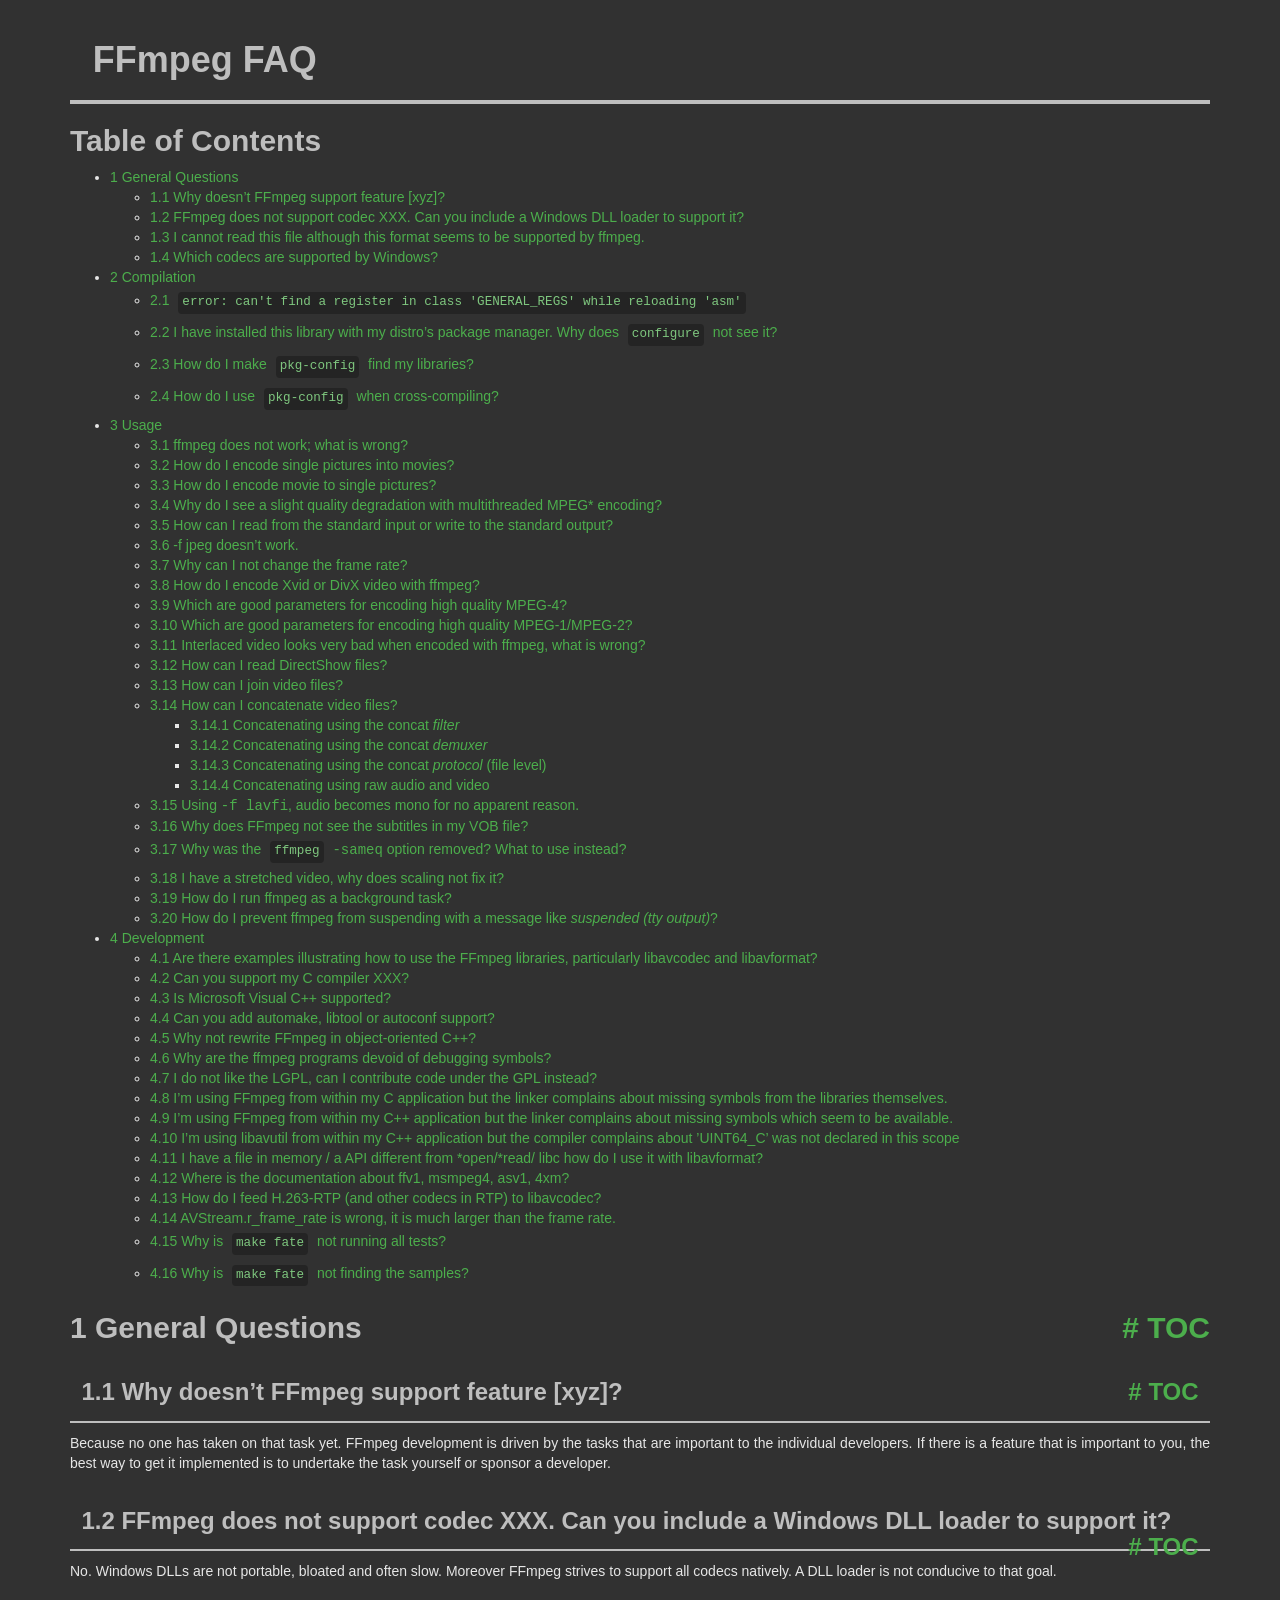
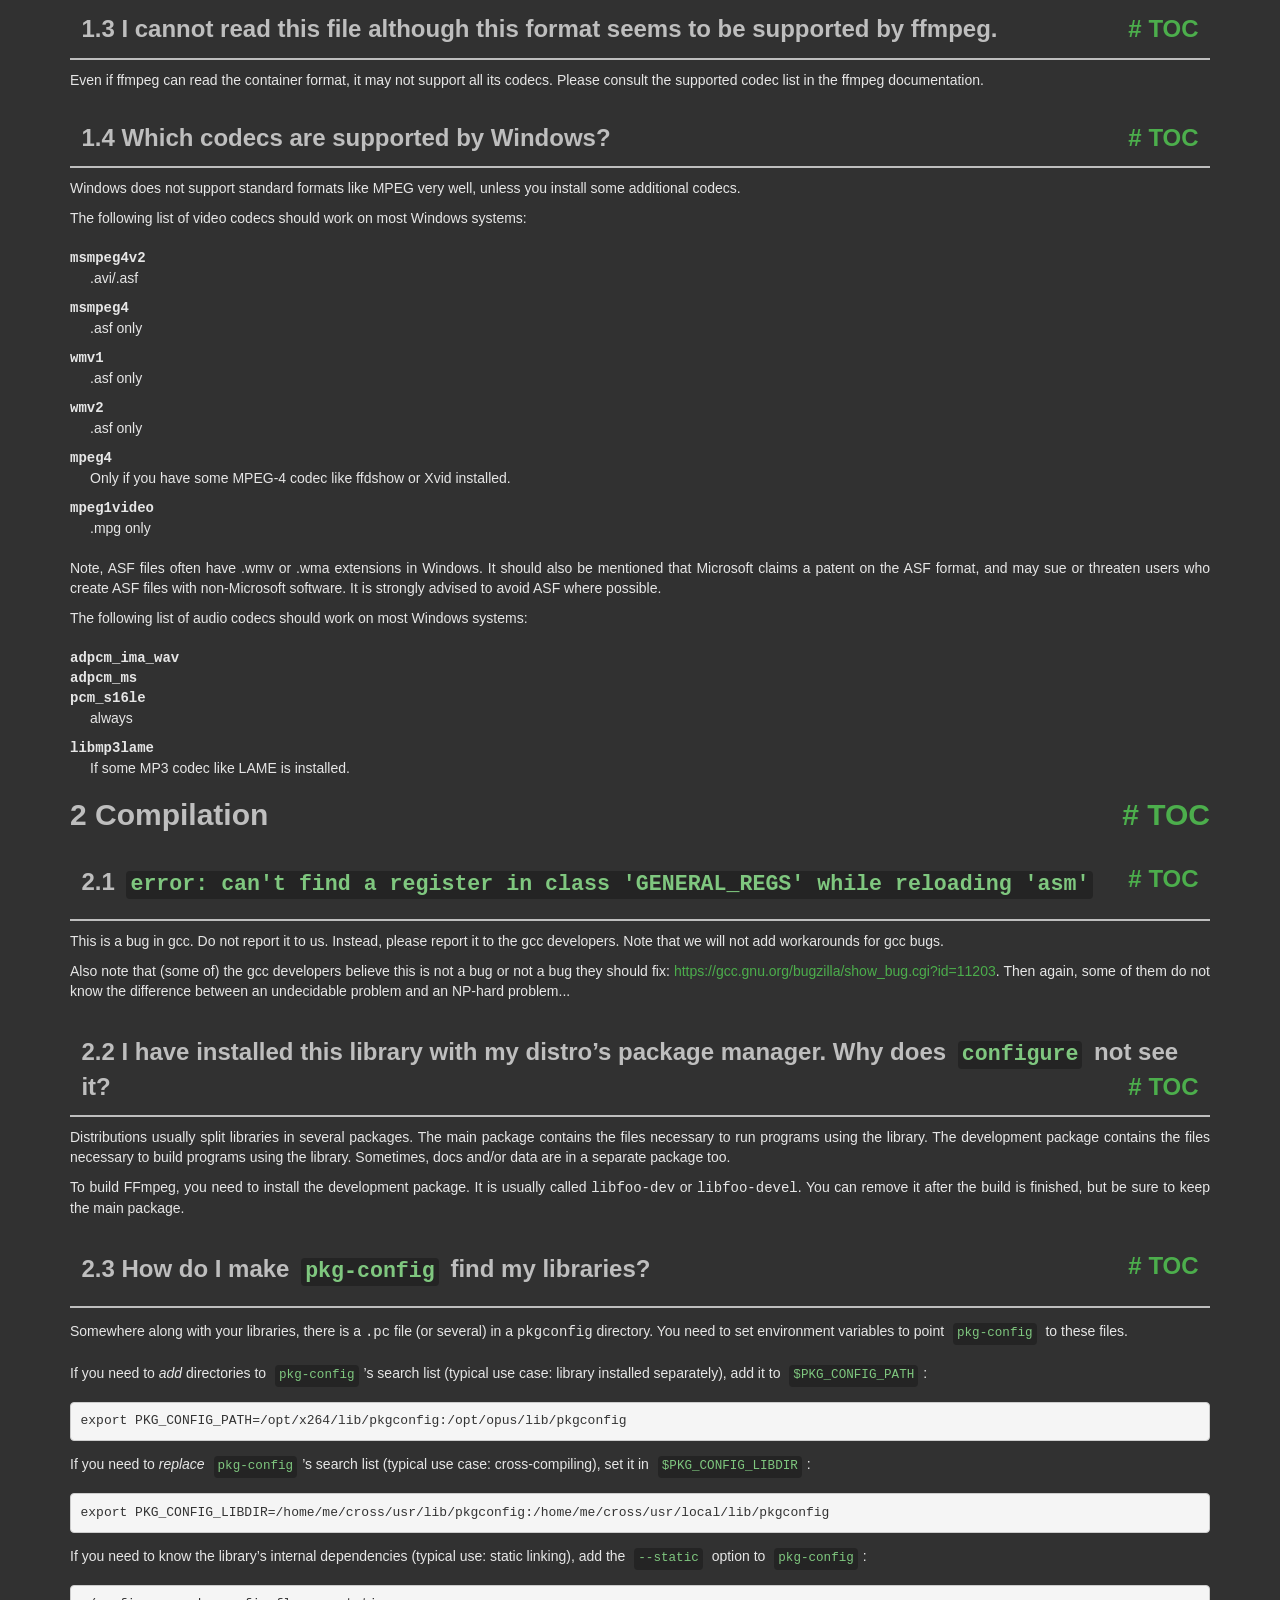
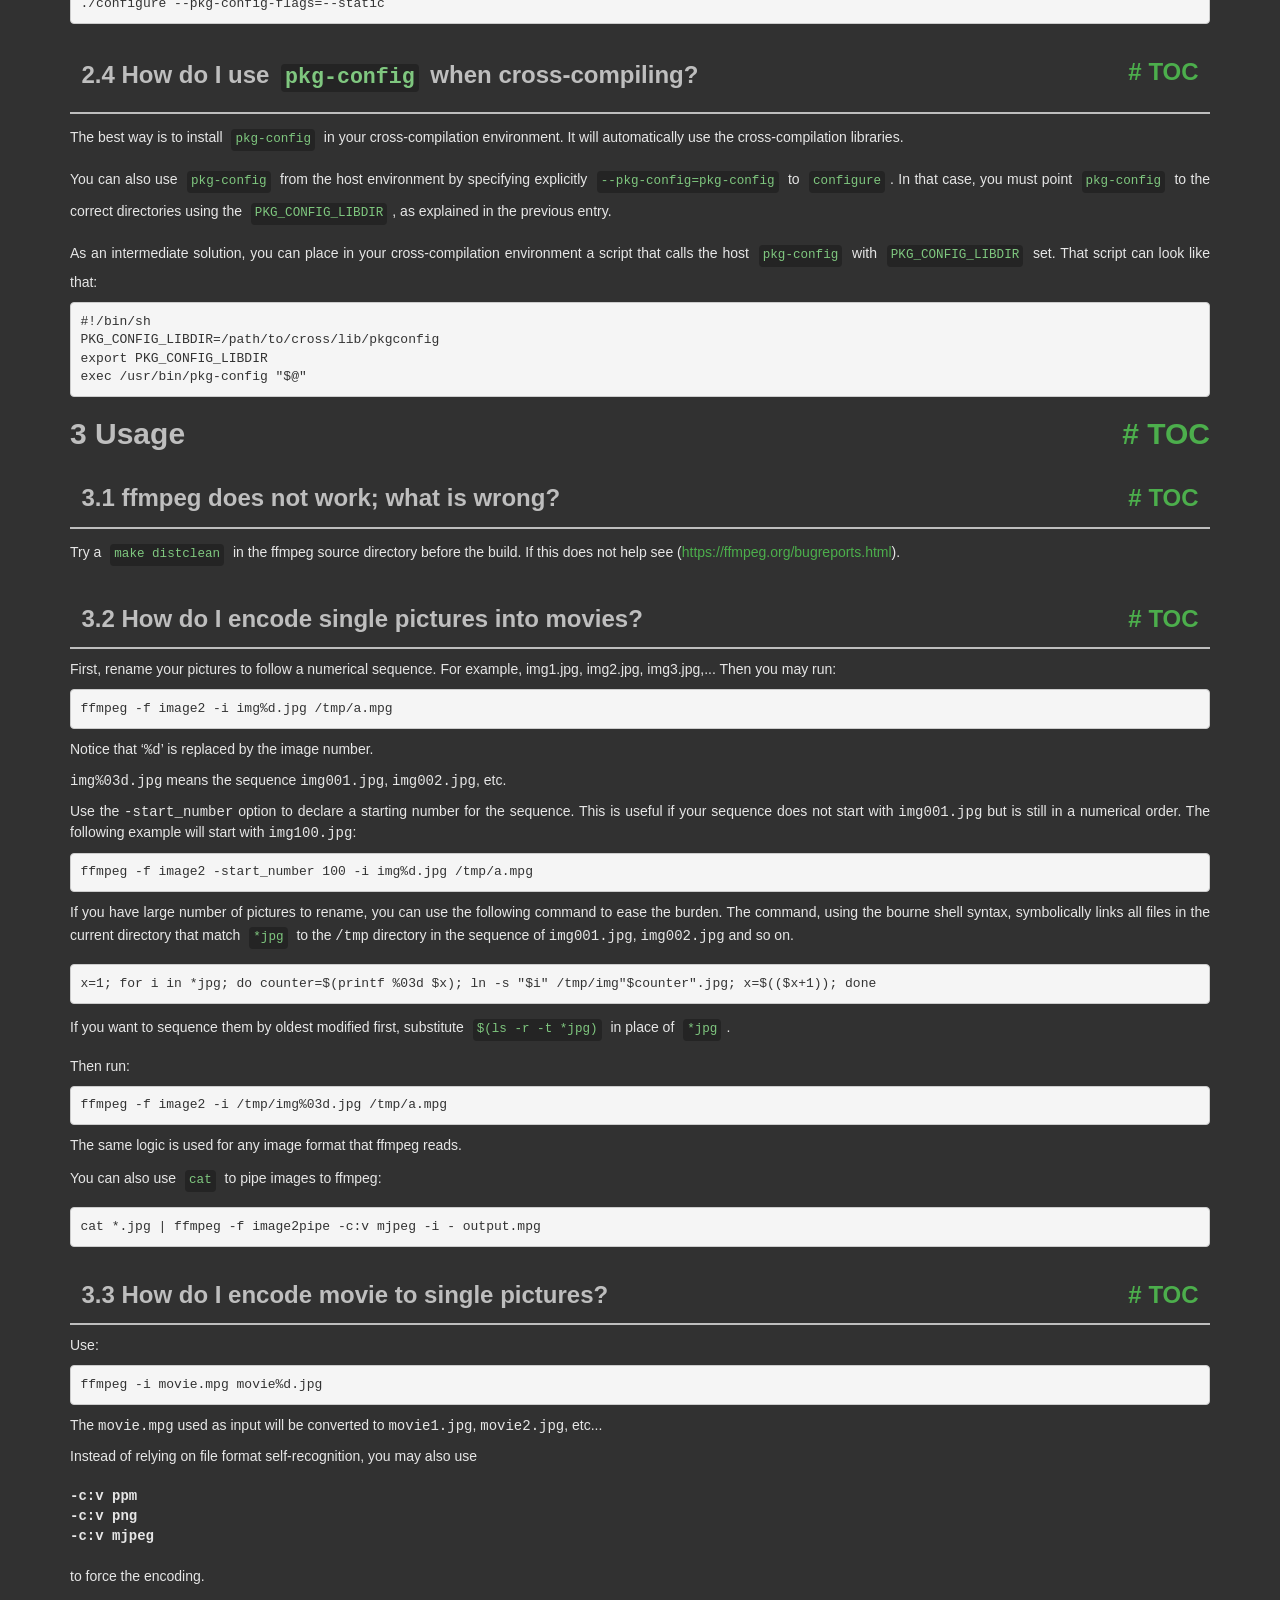
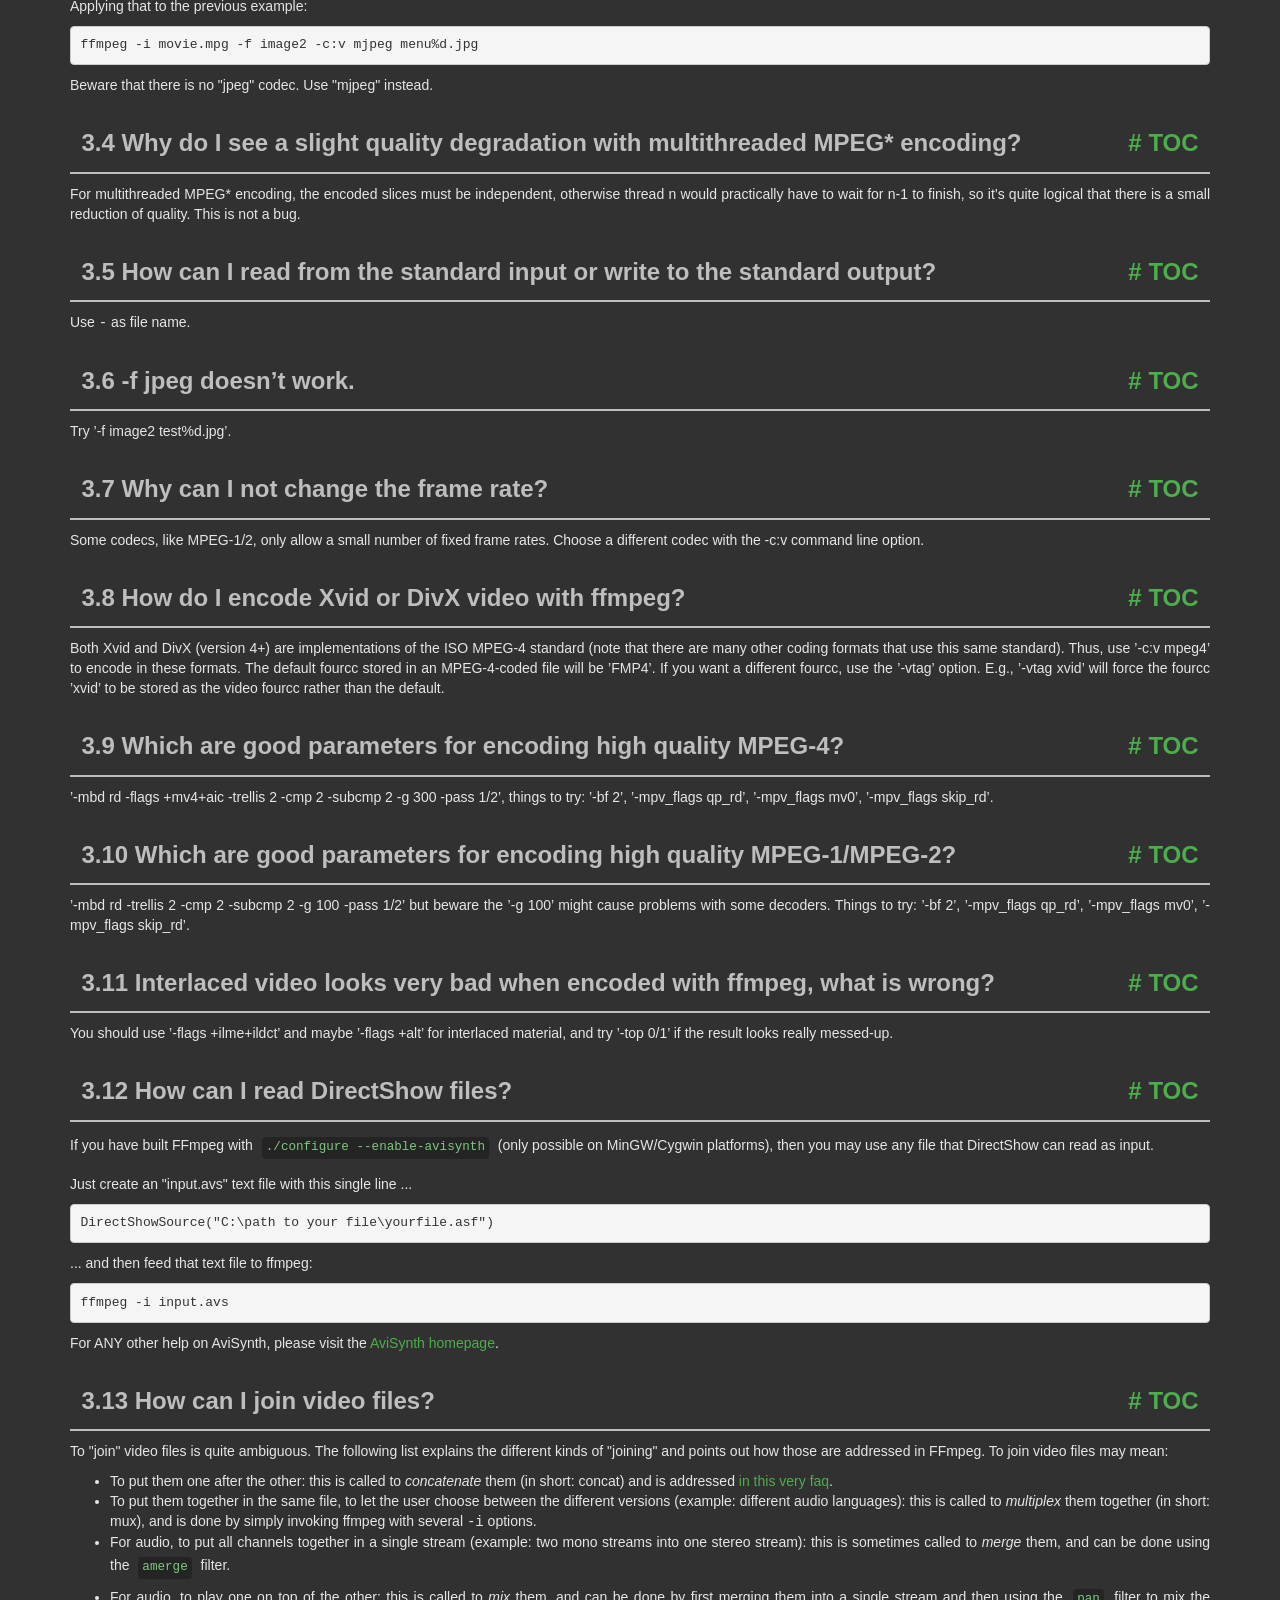
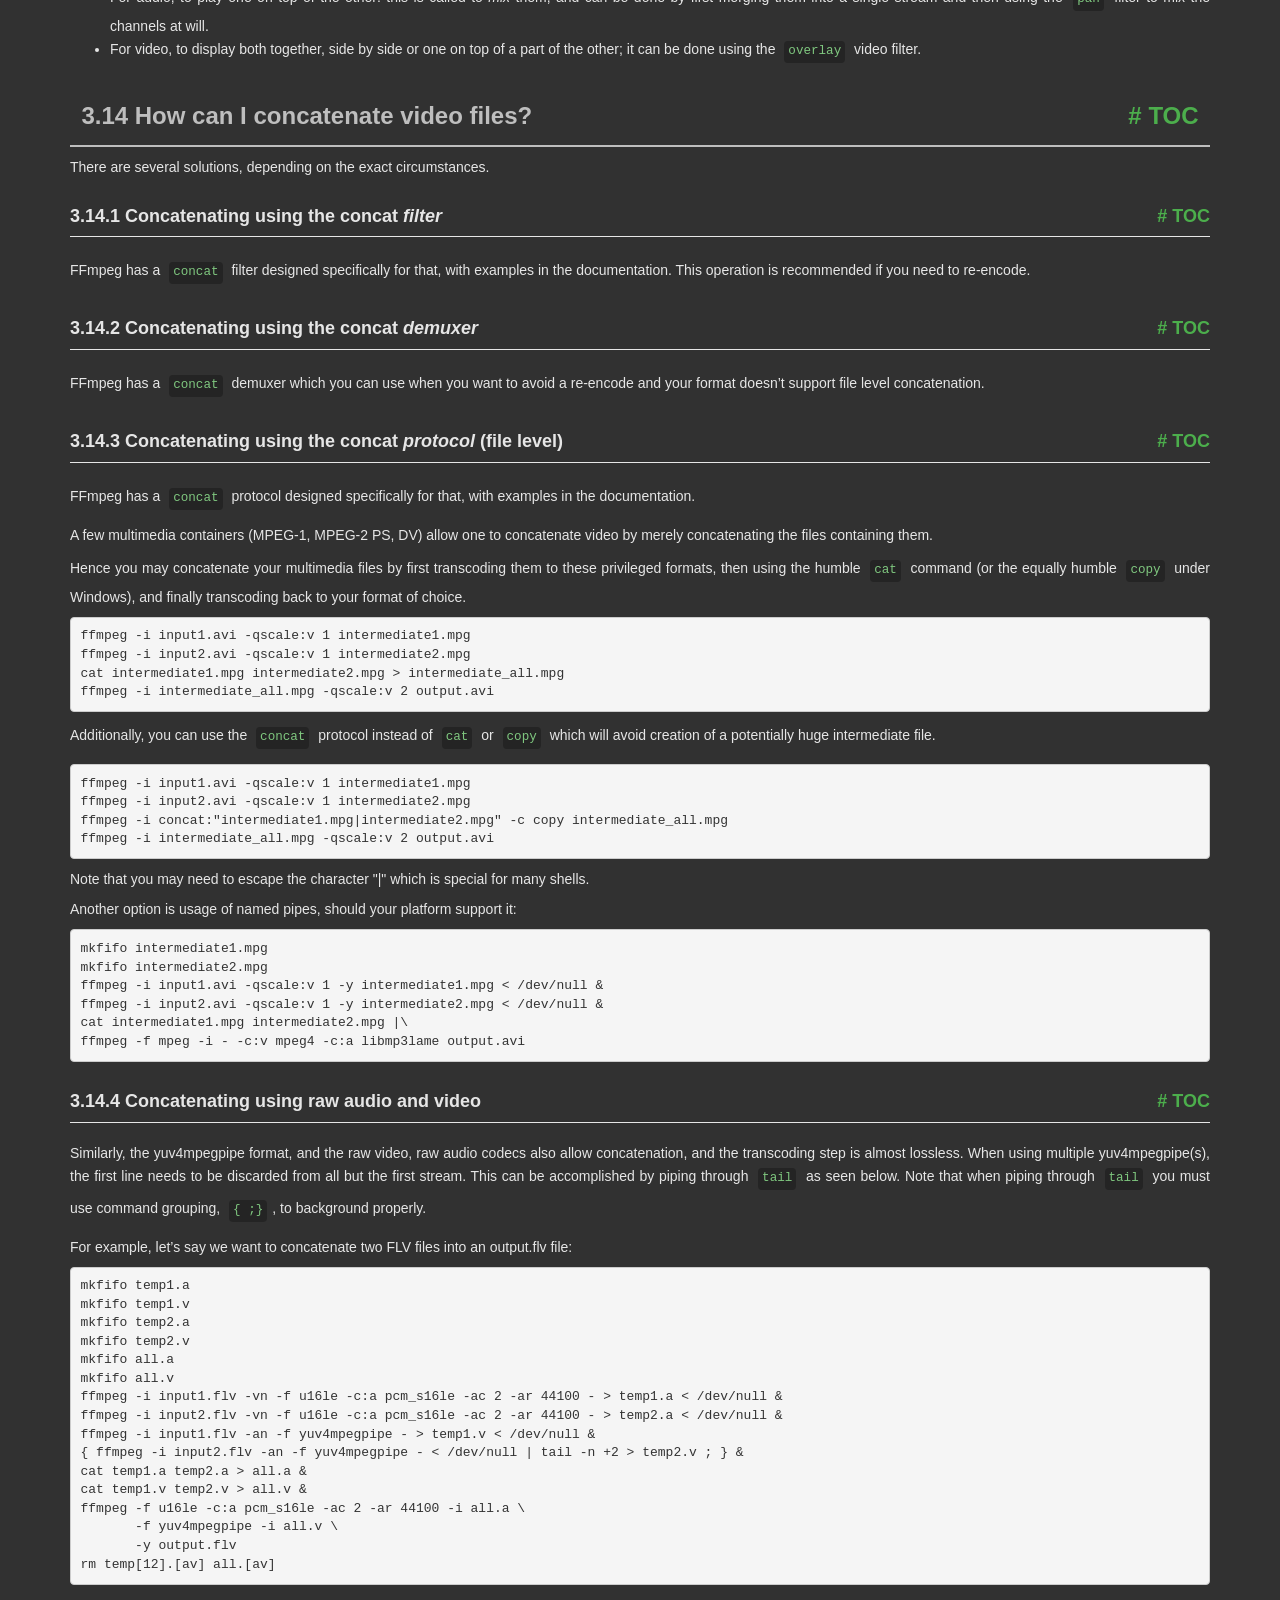
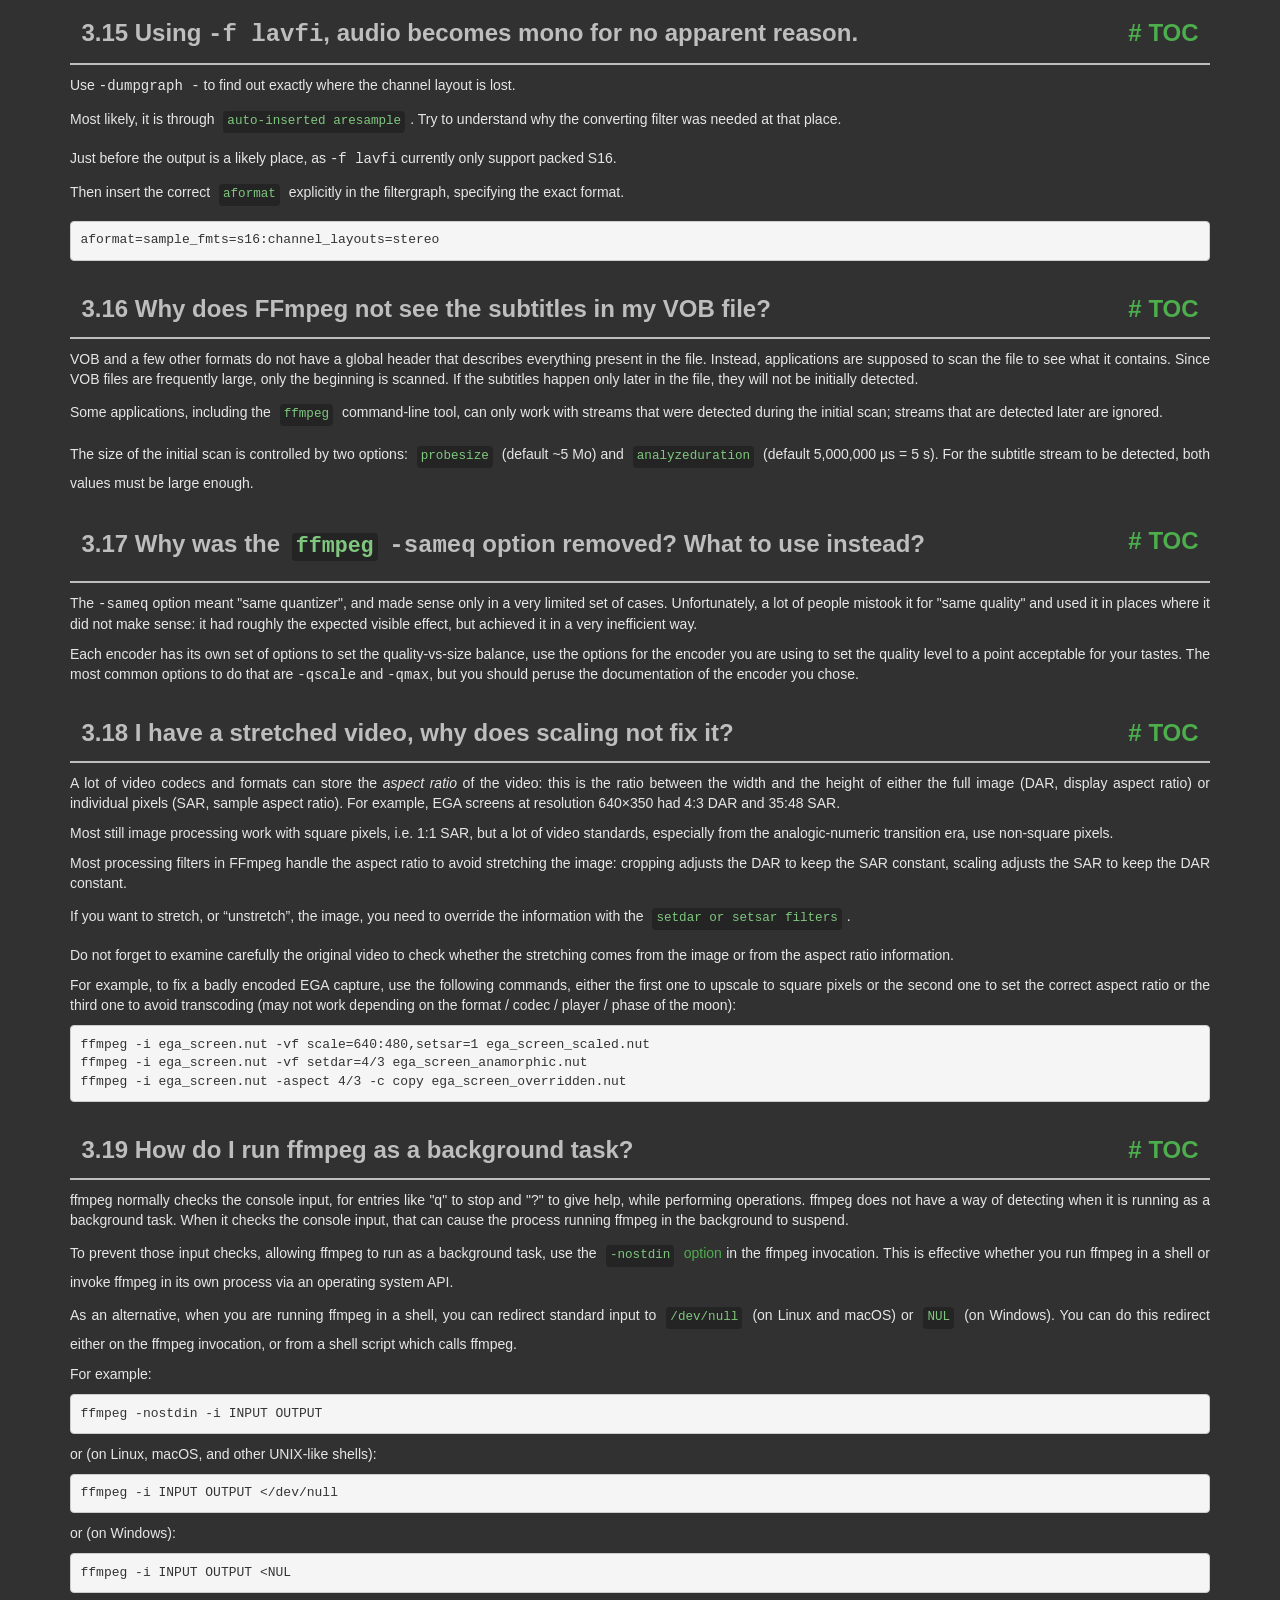
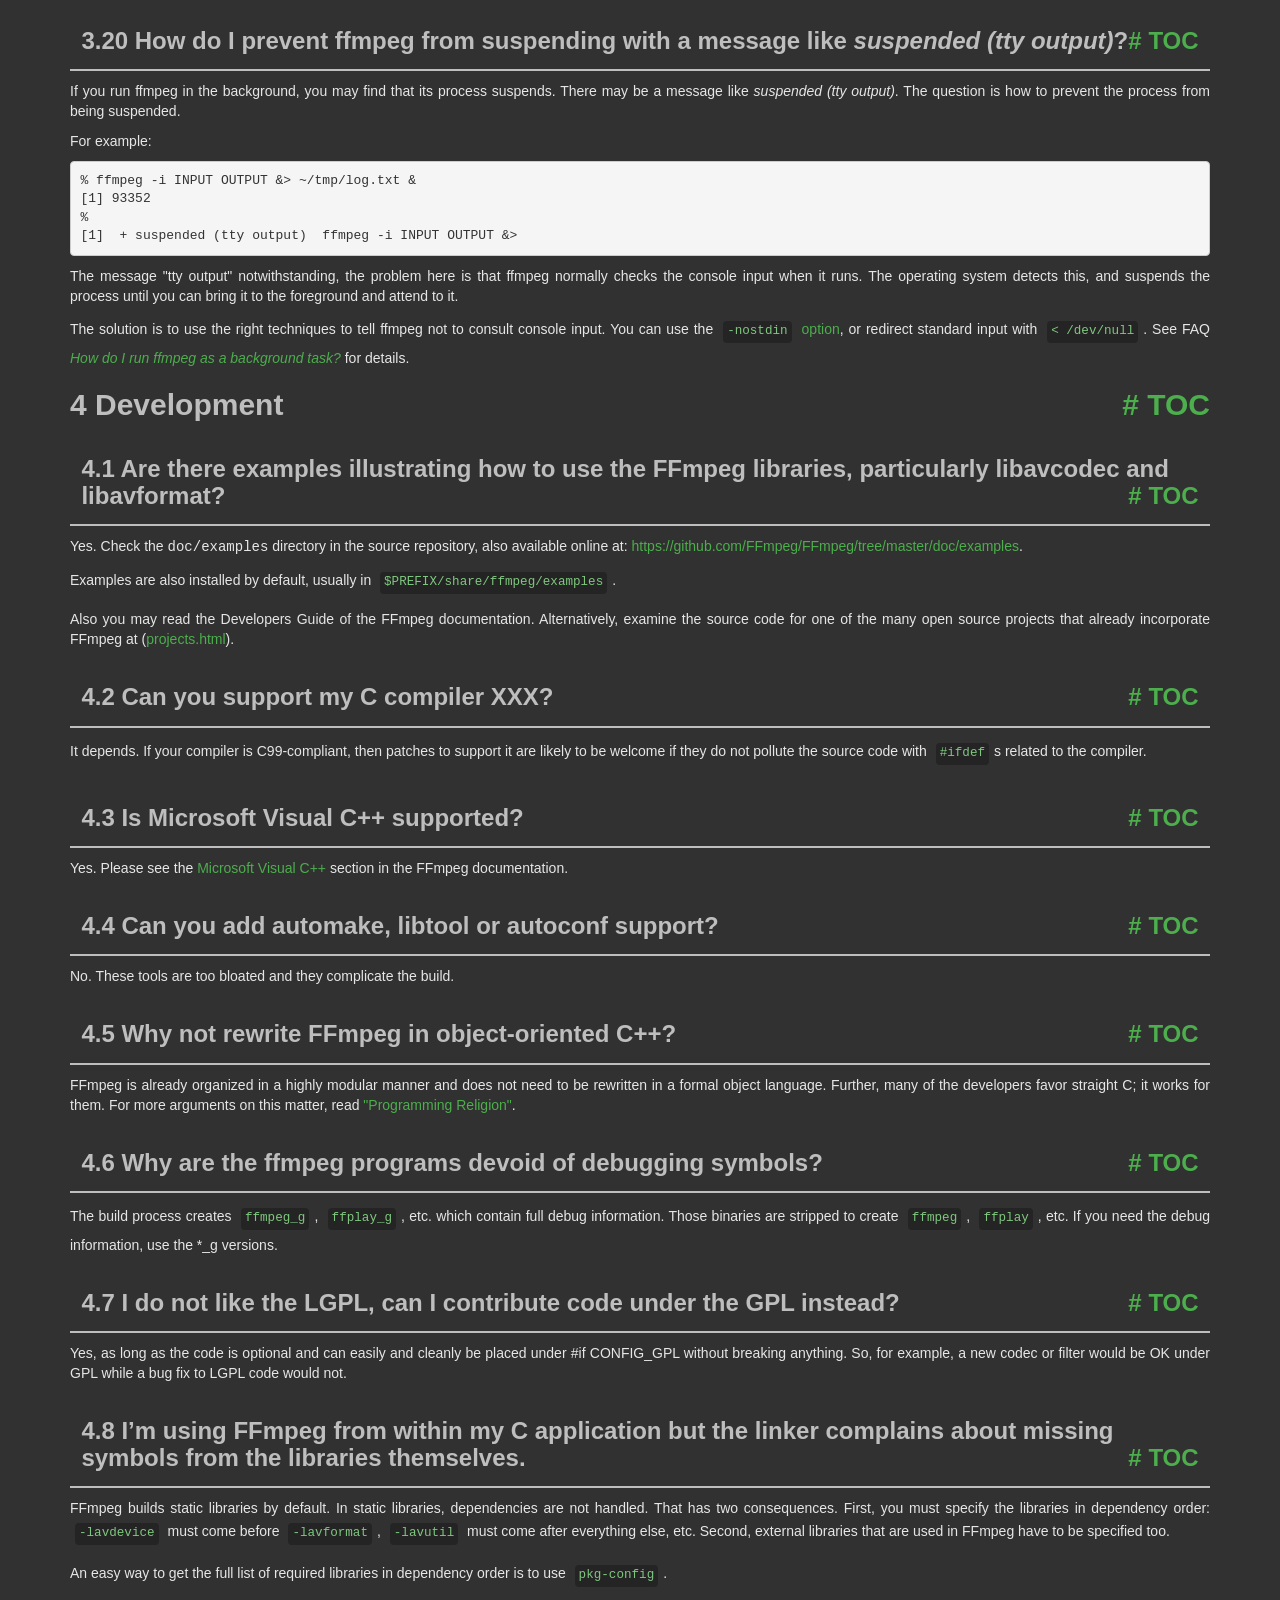
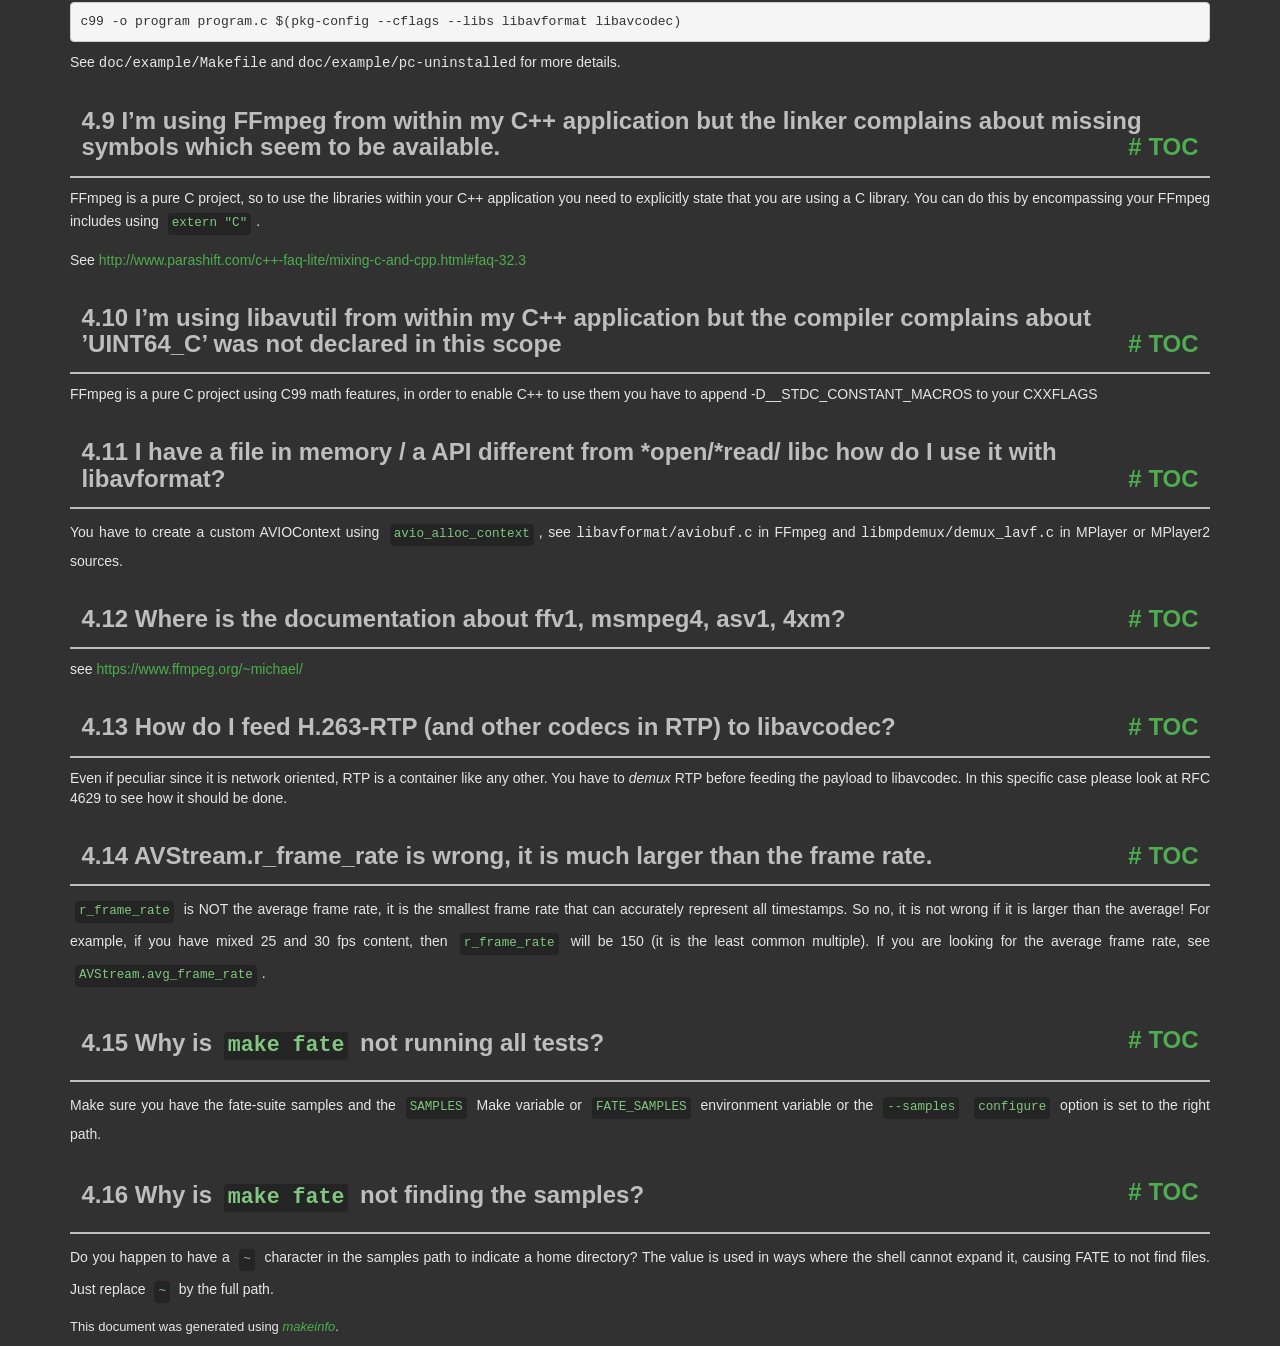
<file: ffmpeg-8.0.1-essentials_build/doc/faq.html>
<!DOCTYPE html PUBLIC "-//W3C//DTD HTML 4.01 Transitional//EN" "http://www.w3.org/TR/html4/loose.dtd">
<html>
<!-- Created by GNU Texinfo 7.2, https://www.gnu.org/software/texinfo/ -->
  <head>
    <meta charset="utf-8">
    <title>
      FFmpeg FAQ
    </title>
    <meta name="viewport" content="width=device-width,initial-scale=1.0">
    <link rel="stylesheet" type="text/css" href="bootstrap.min.css">
    <link rel="stylesheet" type="text/css" href="style.min.css">
  </head>
  <body>
    <div class="container">
      <h1>
      FFmpeg FAQ
      </h1>


<a name="SEC_Top"></a>

<div class="region-contents" id="SEC_Contents">
<h2 class="contents-heading">Table of Contents</h2>

<div class="contents">

<ul class="toc-numbered-mark">
  <li><a id="toc-General-Questions" href="#General-Questions">1 General Questions</a>
  <ul class="toc-numbered-mark">
    <li><a id="toc-Why-doesn_0027t-FFmpeg-support-feature-_005bxyz_005d_003f" href="#Why-doesn_0027t-FFmpeg-support-feature-_005bxyz_005d_003f">1.1 Why doesn&rsquo;t FFmpeg support feature [xyz]?</a></li>
    <li><a id="toc-FFmpeg-does-not-support-codec-XXX_002e-Can-you-include-a-Windows-DLL-loader-to-support-it_003f" href="#FFmpeg-does-not-support-codec-XXX_002e-Can-you-include-a-Windows-DLL-loader-to-support-it_003f">1.2 FFmpeg does not support codec XXX. Can you include a Windows DLL loader to support it?</a></li>
    <li><a id="toc-I-cannot-read-this-file-although-this-format-seems-to-be-supported-by-ffmpeg_002e" href="#I-cannot-read-this-file-although-this-format-seems-to-be-supported-by-ffmpeg_002e">1.3 I cannot read this file although this format seems to be supported by ffmpeg.</a></li>
    <li><a id="toc-Which-codecs-are-supported-by-Windows_003f" href="#Which-codecs-are-supported-by-Windows_003f">1.4 Which codecs are supported by Windows?</a></li>
  </ul></li>
  <li><a id="toc-Compilation" href="#Compilation">2 Compilation</a>
  <ul class="toc-numbered-mark">
    <li><a id="toc-error_003a-can_0027t-find-a-register-in-class-_0027GENERAL_005fREGS_0027-while-reloading-_0027asm_0027" href="#error_003a-can_0027t-find-a-register-in-class-_0027GENERAL_005fREGS_0027-while-reloading-_0027asm_0027">2.1 <code class="code">error: can't find a register in class 'GENERAL_REGS' while reloading 'asm'</code></a></li>
    <li><a id="toc-I-have-installed-this-library-with-my-distro_0027s-package-manager_002e-Why-does-configure-not-see-it_003f" href="#I-have-installed-this-library-with-my-distro_0027s-package-manager_002e-Why-does-configure-not-see-it_003f">2.2 I have installed this library with my distro&rsquo;s package manager. Why does <code class="command">configure</code> not see it?</a></li>
    <li><a id="toc-How-do-I-make-pkg_002dconfig-find-my-libraries_003f" href="#How-do-I-make-pkg_002dconfig-find-my-libraries_003f">2.3 How do I make <code class="command">pkg-config</code> find my libraries?</a></li>
    <li><a id="toc-How-do-I-use-pkg_002dconfig-when-cross_002dcompiling_003f" href="#How-do-I-use-pkg_002dconfig-when-cross_002dcompiling_003f">2.4 How do I use <code class="command">pkg-config</code> when cross-compiling?</a></li>
  </ul></li>
  <li><a id="toc-Usage" href="#Usage">3 Usage</a>
  <ul class="toc-numbered-mark">
    <li><a id="toc-ffmpeg-does-not-work_003b-what-is-wrong_003f" href="#ffmpeg-does-not-work_003b-what-is-wrong_003f">3.1 ffmpeg does not work; what is wrong?</a></li>
    <li><a id="toc-How-do-I-encode-single-pictures-into-movies_003f" href="#How-do-I-encode-single-pictures-into-movies_003f">3.2 How do I encode single pictures into movies?</a></li>
    <li><a id="toc-How-do-I-encode-movie-to-single-pictures_003f" href="#How-do-I-encode-movie-to-single-pictures_003f">3.3 How do I encode movie to single pictures?</a></li>
    <li><a id="toc-Why-do-I-see-a-slight-quality-degradation-with-multithreaded-MPEG_002a-encoding_003f" href="#Why-do-I-see-a-slight-quality-degradation-with-multithreaded-MPEG_002a-encoding_003f">3.4 Why do I see a slight quality degradation with multithreaded MPEG* encoding?</a></li>
    <li><a id="toc-How-can-I-read-from-the-standard-input-or-write-to-the-standard-output_003f" href="#How-can-I-read-from-the-standard-input-or-write-to-the-standard-output_003f">3.5 How can I read from the standard input or write to the standard output?</a></li>
    <li><a id="toc-_002df-jpeg-doesn_0027t-work_002e" href="#g_t_002df-jpeg-doesn_0027t-work_002e">3.6 -f jpeg doesn&rsquo;t work.</a></li>
    <li><a id="toc-Why-can-I-not-change-the-frame-rate_003f" href="#Why-can-I-not-change-the-frame-rate_003f">3.7 Why can I not change the frame rate?</a></li>
    <li><a id="toc-How-do-I-encode-Xvid-or-DivX-video-with-ffmpeg_003f" href="#How-do-I-encode-Xvid-or-DivX-video-with-ffmpeg_003f">3.8 How do I encode Xvid or DivX video with ffmpeg?</a></li>
    <li><a id="toc-Which-are-good-parameters-for-encoding-high-quality-MPEG_002d4_003f" href="#Which-are-good-parameters-for-encoding-high-quality-MPEG_002d4_003f">3.9 Which are good parameters for encoding high quality MPEG-4?</a></li>
    <li><a id="toc-Which-are-good-parameters-for-encoding-high-quality-MPEG_002d1_002fMPEG_002d2_003f" href="#Which-are-good-parameters-for-encoding-high-quality-MPEG_002d1_002fMPEG_002d2_003f">3.10 Which are good parameters for encoding high quality MPEG-1/MPEG-2?</a></li>
    <li><a id="toc-Interlaced-video-looks-very-bad-when-encoded-with-ffmpeg_002c-what-is-wrong_003f" href="#Interlaced-video-looks-very-bad-when-encoded-with-ffmpeg_002c-what-is-wrong_003f">3.11 Interlaced video looks very bad when encoded with ffmpeg, what is wrong?</a></li>
    <li><a id="toc-How-can-I-read-DirectShow-files_003f" href="#How-can-I-read-DirectShow-files_003f">3.12 How can I read DirectShow files?</a></li>
    <li><a id="toc-How-can-I-join-video-files_003f" href="#How-can-I-join-video-files_003f">3.13 How can I join video files?</a></li>
    <li><a id="toc-How-can-I-concatenate-video-files_003f" href="#How-can-I-concatenate-video-files_003f">3.14 How can I concatenate video files?</a>
    <ul class="toc-numbered-mark">
      <li><a id="toc-Concatenating-using-the-concat-filter" href="#Concatenating-using-the-concat-filter">3.14.1 Concatenating using the concat <em class="emph">filter</em></a></li>
      <li><a id="toc-Concatenating-using-the-concat-demuxer" href="#Concatenating-using-the-concat-demuxer">3.14.2 Concatenating using the concat <em class="emph">demuxer</em></a></li>
      <li><a id="toc-Concatenating-using-the-concat-protocol-_0028file-level_0029" href="#Concatenating-using-the-concat-protocol-_0028file-level_0029">3.14.3 Concatenating using the concat <em class="emph">protocol</em> (file level)</a></li>
      <li><a id="toc-Concatenating-using-raw-audio-and-video" href="#Concatenating-using-raw-audio-and-video">3.14.4 Concatenating using raw audio and video</a></li>
    </ul></li>
    <li><a id="toc-Using-_002df-lavfi_002c-audio-becomes-mono-for-no-apparent-reason_002e" href="#Using-_002df-lavfi_002c-audio-becomes-mono-for-no-apparent-reason_002e">3.15 Using <samp class="option">-f lavfi</samp>, audio becomes mono for no apparent reason.</a></li>
    <li><a id="toc-Why-does-FFmpeg-not-see-the-subtitles-in-my-VOB-file_003f" href="#Why-does-FFmpeg-not-see-the-subtitles-in-my-VOB-file_003f">3.16 Why does FFmpeg not see the subtitles in my VOB file?</a></li>
    <li><a id="toc-Why-was-the-ffmpeg-_002dsameq-option-removed_003f-What-to-use-instead_003f" href="#Why-was-the-ffmpeg-_002dsameq-option-removed_003f-What-to-use-instead_003f">3.17 Why was the <code class="command">ffmpeg</code> <samp class="option">-sameq</samp> option removed? What to use instead?</a></li>
    <li><a id="toc-I-have-a-stretched-video_002c-why-does-scaling-not-fix-it_003f" href="#I-have-a-stretched-video_002c-why-does-scaling-not-fix-it_003f">3.18 I have a stretched video, why does scaling not fix it?</a></li>
    <li><a id="toc-How-do-I-run-ffmpeg-as-a-background-task_003f" href="#How-do-I-run-ffmpeg-as-a-background-task_003f">3.19 How do I run ffmpeg as a background task?</a></li>
    <li><a id="toc-How-do-I-prevent-ffmpeg-from-suspending-with-a-message-like-suspended-_0028tty-output_0029_003f" href="#How-do-I-prevent-ffmpeg-from-suspending-with-a-message-like-suspended-_0028tty-output_0029_003f">3.20 How do I prevent ffmpeg from suspending with a message like <em class="emph">suspended (tty output)</em>?</a></li>
  </ul></li>
  <li><a id="toc-Development" href="#Development">4 Development</a>
  <ul class="toc-numbered-mark">
    <li><a id="toc-Are-there-examples-illustrating-how-to-use-the-FFmpeg-libraries_002c-particularly-libavcodec-and-libavformat_003f" href="#Are-there-examples-illustrating-how-to-use-the-FFmpeg-libraries_002c-particularly-libavcodec-and-libavformat_003f">4.1 Are there examples illustrating how to use the FFmpeg libraries, particularly libavcodec and libavformat?</a></li>
    <li><a id="toc-Can-you-support-my-C-compiler-XXX_003f" href="#Can-you-support-my-C-compiler-XXX_003f">4.2 Can you support my C compiler XXX?</a></li>
    <li><a id="toc-Is-Microsoft-Visual-C_002b_002b-supported_003f" href="#Is-Microsoft-Visual-C_002b_002b-supported_003f">4.3 Is Microsoft Visual C++ supported?</a></li>
    <li><a id="toc-Can-you-add-automake_002c-libtool-or-autoconf-support_003f" href="#Can-you-add-automake_002c-libtool-or-autoconf-support_003f">4.4 Can you add automake, libtool or autoconf support?</a></li>
    <li><a id="toc-Why-not-rewrite-FFmpeg-in-object_002doriented-C_002b_002b_003f" href="#Why-not-rewrite-FFmpeg-in-object_002doriented-C_002b_002b_003f">4.5 Why not rewrite FFmpeg in object-oriented C++?</a></li>
    <li><a id="toc-Why-are-the-ffmpeg-programs-devoid-of-debugging-symbols_003f" href="#Why-are-the-ffmpeg-programs-devoid-of-debugging-symbols_003f">4.6 Why are the ffmpeg programs devoid of debugging symbols?</a></li>
    <li><a id="toc-I-do-not-like-the-LGPL_002c-can-I-contribute-code-under-the-GPL-instead_003f" href="#I-do-not-like-the-LGPL_002c-can-I-contribute-code-under-the-GPL-instead_003f">4.7 I do not like the LGPL, can I contribute code under the GPL instead?</a></li>
    <li><a id="toc-I_0027m-using-FFmpeg-from-within-my-C-application-but-the-linker-complains-about-missing-symbols-from-the-libraries-themselves_002e" href="#I_0027m-using-FFmpeg-from-within-my-C-application-but-the-linker-complains-about-missing-symbols-from-the-libraries-themselves_002e">4.8 I&rsquo;m using FFmpeg from within my C application but the linker complains about missing symbols from the libraries themselves.</a></li>
    <li><a id="toc-I_0027m-using-FFmpeg-from-within-my-C_002b_002b-application-but-the-linker-complains-about-missing-symbols-which-seem-to-be-available_002e" href="#I_0027m-using-FFmpeg-from-within-my-C_002b_002b-application-but-the-linker-complains-about-missing-symbols-which-seem-to-be-available_002e">4.9 I&rsquo;m using FFmpeg from within my C++ application but the linker complains about missing symbols which seem to be available.</a></li>
    <li><a id="toc-I_0027m-using-libavutil-from-within-my-C_002b_002b-application-but-the-compiler-complains-about-_0027UINT64_005fC_0027-was-not-declared-in-this-scope" href="#I_0027m-using-libavutil-from-within-my-C_002b_002b-application-but-the-compiler-complains-about-_0027UINT64_005fC_0027-was-not-declared-in-this-scope">4.10 I&rsquo;m using libavutil from within my C++ application but the compiler complains about &rsquo;UINT64_C&rsquo; was not declared in this scope</a></li>
    <li><a id="toc-I-have-a-file-in-memory-_002f-a-API-different-from-_002aopen_002f_002aread_002f-libc-how-do-I-use-it-with-libavformat_003f" href="#I-have-a-file-in-memory-_002f-a-API-different-from-_002aopen_002f_002aread_002f-libc-how-do-I-use-it-with-libavformat_003f">4.11 I have a file in memory / a API different from *open/*read/ libc how do I use it with libavformat?</a></li>
    <li><a id="toc-Where-is-the-documentation-about-ffv1_002c-msmpeg4_002c-asv1_002c-4xm_003f" href="#Where-is-the-documentation-about-ffv1_002c-msmpeg4_002c-asv1_002c-4xm_003f">4.12 Where is the documentation about ffv1, msmpeg4, asv1, 4xm?</a></li>
    <li><a id="toc-How-do-I-feed-H_002e263_002dRTP-_0028and-other-codecs-in-RTP_0029-to-libavcodec_003f" href="#How-do-I-feed-H_002e263_002dRTP-_0028and-other-codecs-in-RTP_0029-to-libavcodec_003f">4.13 How do I feed H.263-RTP (and other codecs in RTP) to libavcodec?</a></li>
    <li><a id="toc-AVStream_002er_005fframe_005frate-is-wrong_002c-it-is-much-larger-than-the-frame-rate_002e" href="#AVStream_002er_005fframe_005frate-is-wrong_002c-it-is-much-larger-than-the-frame-rate_002e">4.14 AVStream.r_frame_rate is wrong, it is much larger than the frame rate.</a></li>
    <li><a id="toc-Why-is-make-fate-not-running-all-tests_003f" href="#Why-is-make-fate-not-running-all-tests_003f">4.15 Why is <code class="code">make fate</code> not running all tests?</a></li>
    <li><a id="toc-Why-is-make-fate-not-finding-the-samples_003f" href="#Why-is-make-fate-not-finding-the-samples_003f">4.16 Why is <code class="code">make fate</code> not finding the samples?</a></li>
  </ul></li>
</ul>
</div>
</div>

<a name="General-Questions"></a>
<h2 class="chapter">1 General Questions<span class="pull-right"><a class="anchor hidden-xs" href="#General-Questions" aria-hidden="true">#</a> <a class="anchor hidden-xs"href="#toc-General-Questions" aria-hidden="true">TOC</a></span></h2>

<a name="Why-doesn_0027t-FFmpeg-support-feature-_005bxyz_005d_003f"></a>
<h3 class="section">1.1 Why doesn&rsquo;t FFmpeg support feature [xyz]?<span class="pull-right"><a class="anchor hidden-xs" href="#Why-doesn_0027t-FFmpeg-support-feature-_005bxyz_005d_003f" aria-hidden="true">#</a> <a class="anchor hidden-xs"href="#toc-Why-doesn_0027t-FFmpeg-support-feature-_005bxyz_005d_003f" aria-hidden="true">TOC</a></span></h3>

<p>Because no one has taken on that task yet. FFmpeg development is
driven by the tasks that are important to the individual developers.
If there is a feature that is important to you, the best way to get
it implemented is to undertake the task yourself or sponsor a developer.
</p>
<a name="FFmpeg-does-not-support-codec-XXX_002e-Can-you-include-a-Windows-DLL-loader-to-support-it_003f"></a>
<h3 class="section">1.2 FFmpeg does not support codec XXX. Can you include a Windows DLL loader to support it?<span class="pull-right"><a class="anchor hidden-xs" href="#FFmpeg-does-not-support-codec-XXX_002e-Can-you-include-a-Windows-DLL-loader-to-support-it_003f" aria-hidden="true">#</a> <a class="anchor hidden-xs"href="#toc-FFmpeg-does-not-support-codec-XXX_002e-Can-you-include-a-Windows-DLL-loader-to-support-it_003f" aria-hidden="true">TOC</a></span></h3>

<p>No. Windows DLLs are not portable, bloated and often slow.
Moreover FFmpeg strives to support all codecs natively.
A DLL loader is not conducive to that goal.
</p>
<a name="I-cannot-read-this-file-although-this-format-seems-to-be-supported-by-ffmpeg_002e"></a>
<h3 class="section">1.3 I cannot read this file although this format seems to be supported by ffmpeg.<span class="pull-right"><a class="anchor hidden-xs" href="#I-cannot-read-this-file-although-this-format-seems-to-be-supported-by-ffmpeg_002e" aria-hidden="true">#</a> <a class="anchor hidden-xs"href="#toc-I-cannot-read-this-file-although-this-format-seems-to-be-supported-by-ffmpeg_002e" aria-hidden="true">TOC</a></span></h3>

<p>Even if ffmpeg can read the container format, it may not support all its
codecs. Please consult the supported codec list in the ffmpeg
documentation.
</p>
<a name="Which-codecs-are-supported-by-Windows_003f"></a>
<h3 class="section">1.4 Which codecs are supported by Windows?<span class="pull-right"><a class="anchor hidden-xs" href="#Which-codecs-are-supported-by-Windows_003f" aria-hidden="true">#</a> <a class="anchor hidden-xs"href="#toc-Which-codecs-are-supported-by-Windows_003f" aria-hidden="true">TOC</a></span></h3>

<p>Windows does not support standard formats like MPEG very well, unless you
install some additional codecs.
</p>
<p>The following list of video codecs should work on most Windows systems:
</p><dl class="table">
<dt><samp class="option">msmpeg4v2</samp></dt>
<dd><p>.avi/.asf
</p></dd>
<dt><samp class="option">msmpeg4</samp></dt>
<dd><p>.asf only
</p></dd>
<dt><samp class="option">wmv1</samp></dt>
<dd><p>.asf only
</p></dd>
<dt><samp class="option">wmv2</samp></dt>
<dd><p>.asf only
</p></dd>
<dt><samp class="option">mpeg4</samp></dt>
<dd><p>Only if you have some MPEG-4 codec like ffdshow or Xvid installed.
</p></dd>
<dt><samp class="option">mpeg1video</samp></dt>
<dd><p>.mpg only
</p></dd>
</dl>
<p>Note, ASF files often have .wmv or .wma extensions in Windows. It should also
be mentioned that Microsoft claims a patent on the ASF format, and may sue
or threaten users who create ASF files with non-Microsoft software. It is
strongly advised to avoid ASF where possible.
</p>
<p>The following list of audio codecs should work on most Windows systems:
</p><dl class="table">
<dt><samp class="option">adpcm_ima_wav</samp></dt>
<dt><samp class="option">adpcm_ms</samp></dt>
<dt><samp class="option">pcm_s16le</samp></dt>
<dd><p>always
</p></dd>
<dt><samp class="option">libmp3lame</samp></dt>
<dd><p>If some MP3 codec like LAME is installed.
</p></dd>
</dl>


<a name="Compilation"></a>
<h2 class="chapter">2 Compilation<span class="pull-right"><a class="anchor hidden-xs" href="#Compilation" aria-hidden="true">#</a> <a class="anchor hidden-xs"href="#toc-Compilation" aria-hidden="true">TOC</a></span></h2>

<a name="error_003a-can_0027t-find-a-register-in-class-_0027GENERAL_005fREGS_0027-while-reloading-_0027asm_0027"></a>
<h3 class="section">2.1 <code class="code">error: can't find a register in class 'GENERAL_REGS' while reloading 'asm'</code><span class="pull-right"><a class="anchor hidden-xs" href="#error_003a-can_0027t-find-a-register-in-class-_0027GENERAL_005fREGS_0027-while-reloading-_0027asm_0027" aria-hidden="true">#</a> <a class="anchor hidden-xs"href="#toc-error_003a-can_0027t-find-a-register-in-class-_0027GENERAL_005fREGS_0027-while-reloading-_0027asm_0027" aria-hidden="true">TOC</a></span></h3>

<p>This is a bug in gcc. Do not report it to us. Instead, please report it to
the gcc developers. Note that we will not add workarounds for gcc bugs.
</p>
<p>Also note that (some of) the gcc developers believe this is not a bug or
not a bug they should fix:
<a class="url" href="https://gcc.gnu.org/bugzilla/show_bug.cgi?id=11203">https://gcc.gnu.org/bugzilla/show_bug.cgi?id=11203</a>.
Then again, some of them do not know the difference between an undecidable
problem and an NP-hard problem...
</p>
<a name="I-have-installed-this-library-with-my-distro_0027s-package-manager_002e-Why-does-configure-not-see-it_003f"></a>
<h3 class="section">2.2 I have installed this library with my distro&rsquo;s package manager. Why does <code class="command">configure</code> not see it?<span class="pull-right"><a class="anchor hidden-xs" href="#I-have-installed-this-library-with-my-distro_0027s-package-manager_002e-Why-does-configure-not-see-it_003f" aria-hidden="true">#</a> <a class="anchor hidden-xs"href="#toc-I-have-installed-this-library-with-my-distro_0027s-package-manager_002e-Why-does-configure-not-see-it_003f" aria-hidden="true">TOC</a></span></h3>

<p>Distributions usually split libraries in several packages. The main package
contains the files necessary to run programs using the library. The
development package contains the files necessary to build programs using the
library. Sometimes, docs and/or data are in a separate package too.
</p>
<p>To build FFmpeg, you need to install the development package. It is usually
called <samp class="file">libfoo-dev</samp> or <samp class="file">libfoo-devel</samp>. You can remove it after the
build is finished, but be sure to keep the main package.
</p>
<a name="How-do-I-make-pkg_002dconfig-find-my-libraries_003f"></a>
<h3 class="section">2.3 How do I make <code class="command">pkg-config</code> find my libraries?<span class="pull-right"><a class="anchor hidden-xs" href="#How-do-I-make-pkg_002dconfig-find-my-libraries_003f" aria-hidden="true">#</a> <a class="anchor hidden-xs"href="#toc-How-do-I-make-pkg_002dconfig-find-my-libraries_003f" aria-hidden="true">TOC</a></span></h3>

<p>Somewhere along with your libraries, there is a <samp class="file">.pc</samp> file (or several)
in a <samp class="file">pkgconfig</samp> directory. You need to set environment variables to
point <code class="command">pkg-config</code> to these files.
</p>
<p>If you need to <em class="emph">add</em> directories to <code class="command">pkg-config</code>&rsquo;s search list
(typical use case: library installed separately), add it to
<code class="code">$PKG_CONFIG_PATH</code>:
</p>
<div class="example">
<pre class="example-preformatted">export PKG_CONFIG_PATH=/opt/x264/lib/pkgconfig:/opt/opus/lib/pkgconfig
</pre></div>

<p>If you need to <em class="emph">replace</em> <code class="command">pkg-config</code>&rsquo;s search list
(typical use case: cross-compiling), set it in
<code class="code">$PKG_CONFIG_LIBDIR</code>:
</p>
<div class="example">
<pre class="example-preformatted">export PKG_CONFIG_LIBDIR=/home/me/cross/usr/lib/pkgconfig:/home/me/cross/usr/local/lib/pkgconfig
</pre></div>

<p>If you need to know the library&rsquo;s internal dependencies (typical use: static
linking), add the <code class="code">--static</code> option to <code class="command">pkg-config</code>:
</p>
<div class="example">
<pre class="example-preformatted">./configure --pkg-config-flags=--static
</pre></div>

<a name="How-do-I-use-pkg_002dconfig-when-cross_002dcompiling_003f"></a>
<h3 class="section">2.4 How do I use <code class="command">pkg-config</code> when cross-compiling?<span class="pull-right"><a class="anchor hidden-xs" href="#How-do-I-use-pkg_002dconfig-when-cross_002dcompiling_003f" aria-hidden="true">#</a> <a class="anchor hidden-xs"href="#toc-How-do-I-use-pkg_002dconfig-when-cross_002dcompiling_003f" aria-hidden="true">TOC</a></span></h3>

<p>The best way is to install <code class="command">pkg-config</code> in your cross-compilation
environment. It will automatically use the cross-compilation libraries.
</p>
<p>You can also use <code class="command">pkg-config</code> from the host environment by
specifying explicitly <code class="code">--pkg-config=pkg-config</code> to <code class="command">configure</code>.
In that case, you must point <code class="command">pkg-config</code> to the correct directories
using the <code class="code">PKG_CONFIG_LIBDIR</code>, as explained in the previous entry.
</p>
<p>As an intermediate solution, you can place in your cross-compilation
environment a script that calls the host <code class="command">pkg-config</code> with
<code class="code">PKG_CONFIG_LIBDIR</code> set. That script can look like that:
</p>
<div class="example">
<pre class="example-preformatted">#!/bin/sh
PKG_CONFIG_LIBDIR=/path/to/cross/lib/pkgconfig
export PKG_CONFIG_LIBDIR
exec /usr/bin/pkg-config &quot;$@&quot;
</pre></div>

<a name="Usage"></a>
<h2 class="chapter">3 Usage<span class="pull-right"><a class="anchor hidden-xs" href="#Usage" aria-hidden="true">#</a> <a class="anchor hidden-xs"href="#toc-Usage" aria-hidden="true">TOC</a></span></h2>

<a name="ffmpeg-does-not-work_003b-what-is-wrong_003f"></a>
<h3 class="section">3.1 ffmpeg does not work; what is wrong?<span class="pull-right"><a class="anchor hidden-xs" href="#ffmpeg-does-not-work_003b-what-is-wrong_003f" aria-hidden="true">#</a> <a class="anchor hidden-xs"href="#toc-ffmpeg-does-not-work_003b-what-is-wrong_003f" aria-hidden="true">TOC</a></span></h3>

<p>Try a <code class="code">make distclean</code> in the ffmpeg source directory before the build.
If this does not help see
(<a class="url" href="https://ffmpeg.org/bugreports.html">https://ffmpeg.org/bugreports.html</a>).
</p>
<a name="How-do-I-encode-single-pictures-into-movies_003f"></a>
<h3 class="section">3.2 How do I encode single pictures into movies?<span class="pull-right"><a class="anchor hidden-xs" href="#How-do-I-encode-single-pictures-into-movies_003f" aria-hidden="true">#</a> <a class="anchor hidden-xs"href="#toc-How-do-I-encode-single-pictures-into-movies_003f" aria-hidden="true">TOC</a></span></h3>

<p>First, rename your pictures to follow a numerical sequence.
For example, img1.jpg, img2.jpg, img3.jpg,...
Then you may run:
</p>
<div class="example">
<pre class="example-preformatted">ffmpeg -f image2 -i img%d.jpg /tmp/a.mpg
</pre></div>

<p>Notice that &lsquo;<samp class="samp">%d</samp>&rsquo; is replaced by the image number.
</p>
<p><samp class="file">img%03d.jpg</samp> means the sequence <samp class="file">img001.jpg</samp>, <samp class="file">img002.jpg</samp>, etc.
</p>
<p>Use the <samp class="option">-start_number</samp> option to declare a starting number for
the sequence. This is useful if your sequence does not start with
<samp class="file">img001.jpg</samp> but is still in a numerical order. The following
example will start with <samp class="file">img100.jpg</samp>:
</p>
<div class="example">
<pre class="example-preformatted">ffmpeg -f image2 -start_number 100 -i img%d.jpg /tmp/a.mpg
</pre></div>

<p>If you have large number of pictures to rename, you can use the
following command to ease the burden. The command, using the bourne
shell syntax, symbolically links all files in the current directory
that match <code class="code">*jpg</code> to the <samp class="file">/tmp</samp> directory in the sequence of
<samp class="file">img001.jpg</samp>, <samp class="file">img002.jpg</samp> and so on.
</p>
<div class="example">
<pre class="example-preformatted">x=1; for i in *jpg; do counter=$(printf %03d $x); ln -s &quot;$i&quot; /tmp/img&quot;$counter&quot;.jpg; x=$(($x+1)); done
</pre></div>

<p>If you want to sequence them by oldest modified first, substitute
<code class="code">$(ls -r -t *jpg)</code> in place of <code class="code">*jpg</code>.
</p>
<p>Then run:
</p>
<div class="example">
<pre class="example-preformatted">ffmpeg -f image2 -i /tmp/img%03d.jpg /tmp/a.mpg
</pre></div>

<p>The same logic is used for any image format that ffmpeg reads.
</p>
<p>You can also use <code class="command">cat</code> to pipe images to ffmpeg:
</p>
<div class="example">
<pre class="example-preformatted">cat *.jpg | ffmpeg -f image2pipe -c:v mjpeg -i - output.mpg
</pre></div>

<a name="How-do-I-encode-movie-to-single-pictures_003f"></a>
<h3 class="section">3.3 How do I encode movie to single pictures?<span class="pull-right"><a class="anchor hidden-xs" href="#How-do-I-encode-movie-to-single-pictures_003f" aria-hidden="true">#</a> <a class="anchor hidden-xs"href="#toc-How-do-I-encode-movie-to-single-pictures_003f" aria-hidden="true">TOC</a></span></h3>

<p>Use:
</p>
<div class="example">
<pre class="example-preformatted">ffmpeg -i movie.mpg movie%d.jpg
</pre></div>

<p>The <samp class="file">movie.mpg</samp> used as input will be converted to
<samp class="file">movie1.jpg</samp>, <samp class="file">movie2.jpg</samp>, etc...
</p>
<p>Instead of relying on file format self-recognition, you may also use
</p><dl class="table">
<dt><samp class="option">-c:v ppm</samp></dt>
<dt><samp class="option">-c:v png</samp></dt>
<dt><samp class="option">-c:v mjpeg</samp></dt>
</dl>
<p>to force the encoding.
</p>
<p>Applying that to the previous example:
</p><div class="example">
<pre class="example-preformatted">ffmpeg -i movie.mpg -f image2 -c:v mjpeg menu%d.jpg
</pre></div>

<p>Beware that there is no &quot;jpeg&quot; codec. Use &quot;mjpeg&quot; instead.
</p>
<a name="Why-do-I-see-a-slight-quality-degradation-with-multithreaded-MPEG_002a-encoding_003f"></a>
<h3 class="section">3.4 Why do I see a slight quality degradation with multithreaded MPEG* encoding?<span class="pull-right"><a class="anchor hidden-xs" href="#Why-do-I-see-a-slight-quality-degradation-with-multithreaded-MPEG_002a-encoding_003f" aria-hidden="true">#</a> <a class="anchor hidden-xs"href="#toc-Why-do-I-see-a-slight-quality-degradation-with-multithreaded-MPEG_002a-encoding_003f" aria-hidden="true">TOC</a></span></h3>

<p>For multithreaded MPEG* encoding, the encoded slices must be independent,
otherwise thread n would practically have to wait for n-1 to finish, so it&rsquo;s
quite logical that there is a small reduction of quality. This is not a bug.
</p>
<a name="How-can-I-read-from-the-standard-input-or-write-to-the-standard-output_003f"></a>
<h3 class="section">3.5 How can I read from the standard input or write to the standard output?<span class="pull-right"><a class="anchor hidden-xs" href="#How-can-I-read-from-the-standard-input-or-write-to-the-standard-output_003f" aria-hidden="true">#</a> <a class="anchor hidden-xs"href="#toc-How-can-I-read-from-the-standard-input-or-write-to-the-standard-output_003f" aria-hidden="true">TOC</a></span></h3>

<p>Use <samp class="file">-</samp> as file name.
</p>
<a name="g_t_002df-jpeg-doesn_0027t-work_002e"></a>
<h3 class="section">3.6 -f jpeg doesn&rsquo;t work.<span class="pull-right"><a class="anchor hidden-xs" href="#_002df-jpeg-doesn_0027t-work_002e" aria-hidden="true">#</a> <a class="anchor hidden-xs"href="#toc-_002df-jpeg-doesn_0027t-work_002e" aria-hidden="true">TOC</a></span></h3>

<p>Try &rsquo;-f image2 test%d.jpg&rsquo;.
</p>
<a name="Why-can-I-not-change-the-frame-rate_003f"></a>
<h3 class="section">3.7 Why can I not change the frame rate?<span class="pull-right"><a class="anchor hidden-xs" href="#Why-can-I-not-change-the-frame-rate_003f" aria-hidden="true">#</a> <a class="anchor hidden-xs"href="#toc-Why-can-I-not-change-the-frame-rate_003f" aria-hidden="true">TOC</a></span></h3>

<p>Some codecs, like MPEG-1/2, only allow a small number of fixed frame rates.
Choose a different codec with the -c:v command line option.
</p>
<a name="How-do-I-encode-Xvid-or-DivX-video-with-ffmpeg_003f"></a>
<h3 class="section">3.8 How do I encode Xvid or DivX video with ffmpeg?<span class="pull-right"><a class="anchor hidden-xs" href="#How-do-I-encode-Xvid-or-DivX-video-with-ffmpeg_003f" aria-hidden="true">#</a> <a class="anchor hidden-xs"href="#toc-How-do-I-encode-Xvid-or-DivX-video-with-ffmpeg_003f" aria-hidden="true">TOC</a></span></h3>

<p>Both Xvid and DivX (version 4+) are implementations of the ISO MPEG-4
standard (note that there are many other coding formats that use this
same standard). Thus, use &rsquo;-c:v mpeg4&rsquo; to encode in these formats. The
default fourcc stored in an MPEG-4-coded file will be &rsquo;FMP4&rsquo;. If you want
a different fourcc, use the &rsquo;-vtag&rsquo; option. E.g., &rsquo;-vtag xvid&rsquo; will
force the fourcc &rsquo;xvid&rsquo; to be stored as the video fourcc rather than the
default.
</p>
<a name="Which-are-good-parameters-for-encoding-high-quality-MPEG_002d4_003f"></a>
<h3 class="section">3.9 Which are good parameters for encoding high quality MPEG-4?<span class="pull-right"><a class="anchor hidden-xs" href="#Which-are-good-parameters-for-encoding-high-quality-MPEG_002d4_003f" aria-hidden="true">#</a> <a class="anchor hidden-xs"href="#toc-Which-are-good-parameters-for-encoding-high-quality-MPEG_002d4_003f" aria-hidden="true">TOC</a></span></h3>

<p>&rsquo;-mbd rd -flags +mv4+aic -trellis 2 -cmp 2 -subcmp 2 -g 300 -pass 1/2&rsquo;,
things to try: &rsquo;-bf 2&rsquo;, &rsquo;-mpv_flags qp_rd&rsquo;, &rsquo;-mpv_flags mv0&rsquo;, &rsquo;-mpv_flags skip_rd&rsquo;.
</p>
<a name="Which-are-good-parameters-for-encoding-high-quality-MPEG_002d1_002fMPEG_002d2_003f"></a>
<h3 class="section">3.10 Which are good parameters for encoding high quality MPEG-1/MPEG-2?<span class="pull-right"><a class="anchor hidden-xs" href="#Which-are-good-parameters-for-encoding-high-quality-MPEG_002d1_002fMPEG_002d2_003f" aria-hidden="true">#</a> <a class="anchor hidden-xs"href="#toc-Which-are-good-parameters-for-encoding-high-quality-MPEG_002d1_002fMPEG_002d2_003f" aria-hidden="true">TOC</a></span></h3>

<p>&rsquo;-mbd rd -trellis 2 -cmp 2 -subcmp 2 -g 100 -pass 1/2&rsquo;
but beware the &rsquo;-g 100&rsquo; might cause problems with some decoders.
Things to try: &rsquo;-bf 2&rsquo;, &rsquo;-mpv_flags qp_rd&rsquo;, &rsquo;-mpv_flags mv0&rsquo;, &rsquo;-mpv_flags skip_rd&rsquo;.
</p>
<a name="Interlaced-video-looks-very-bad-when-encoded-with-ffmpeg_002c-what-is-wrong_003f"></a>
<h3 class="section">3.11 Interlaced video looks very bad when encoded with ffmpeg, what is wrong?<span class="pull-right"><a class="anchor hidden-xs" href="#Interlaced-video-looks-very-bad-when-encoded-with-ffmpeg_002c-what-is-wrong_003f" aria-hidden="true">#</a> <a class="anchor hidden-xs"href="#toc-Interlaced-video-looks-very-bad-when-encoded-with-ffmpeg_002c-what-is-wrong_003f" aria-hidden="true">TOC</a></span></h3>

<p>You should use &rsquo;-flags +ilme+ildct&rsquo; and maybe &rsquo;-flags +alt&rsquo; for interlaced
material, and try &rsquo;-top 0/1&rsquo; if the result looks really messed-up.
</p>
<a name="How-can-I-read-DirectShow-files_003f"></a>
<h3 class="section">3.12 How can I read DirectShow files?<span class="pull-right"><a class="anchor hidden-xs" href="#How-can-I-read-DirectShow-files_003f" aria-hidden="true">#</a> <a class="anchor hidden-xs"href="#toc-How-can-I-read-DirectShow-files_003f" aria-hidden="true">TOC</a></span></h3>

<p>If you have built FFmpeg with <code class="code">./configure --enable-avisynth</code>
(only possible on MinGW/Cygwin platforms),
then you may use any file that DirectShow can read as input.
</p>
<p>Just create an &quot;input.avs&quot; text file with this single line ...
</p><div class="example">
<pre class="example-preformatted">DirectShowSource(&quot;C:\path to your file\yourfile.asf&quot;)
</pre></div>
<p>... and then feed that text file to ffmpeg:
</p><div class="example">
<pre class="example-preformatted">ffmpeg -i input.avs
</pre></div>

<p>For ANY other help on AviSynth, please visit the
<a class="uref" href="http://www.avisynth.org/">AviSynth homepage</a>.
</p>
<a name="How-can-I-join-video-files_003f"></a>
<h3 class="section">3.13 How can I join video files?<span class="pull-right"><a class="anchor hidden-xs" href="#How-can-I-join-video-files_003f" aria-hidden="true">#</a> <a class="anchor hidden-xs"href="#toc-How-can-I-join-video-files_003f" aria-hidden="true">TOC</a></span></h3>

<p>To &quot;join&quot; video files is quite ambiguous. The following list explains the
different kinds of &quot;joining&quot; and points out how those are addressed in
FFmpeg. To join video files may mean:
</p>
<ul class="itemize mark-bullet">
<li>To put them one after the other: this is called to <em class="emph">concatenate</em> them
(in short: concat) and is addressed
<a class="ref" href="#How-can-I-concatenate-video-files">in this very faq</a>.

</li><li>To put them together in the same file, to let the user choose between the
different versions (example: different audio languages): this is called to
<em class="emph">multiplex</em> them together (in short: mux), and is done by simply
invoking ffmpeg with several <samp class="option">-i</samp> options.

</li><li>For audio, to put all channels together in a single stream (example: two
mono streams into one stereo stream): this is sometimes called to
<em class="emph">merge</em> them, and can be done using the
<a class="url" href="ffmpeg-filters.html#amerge"><code class="code">amerge</code></a> filter.

</li><li>For audio, to play one on top of the other: this is called to <em class="emph">mix</em>
them, and can be done by first merging them into a single stream and then
using the <a class="url" href="ffmpeg-filters.html#pan"><code class="code">pan</code></a> filter to mix
the channels at will.

</li><li>For video, to display both together, side by side or one on top of a part of
the other; it can be done using the
<a class="url" href="ffmpeg-filters.html#overlay"><code class="code">overlay</code></a> video filter.

</li></ul>

<a class="anchor" id="How-can-I-concatenate-video-files"></a><a name="How-can-I-concatenate-video-files_003f"></a>
<h3 class="section">3.14 How can I concatenate video files?<span class="pull-right"><a class="anchor hidden-xs" href="#How-can-I-concatenate-video-files_003f" aria-hidden="true">#</a> <a class="anchor hidden-xs"href="#toc-How-can-I-concatenate-video-files_003f" aria-hidden="true">TOC</a></span></h3>

<p>There are several solutions, depending on the exact circumstances.
</p>
<a name="Concatenating-using-the-concat-filter"></a>
<h4 class="subsection">3.14.1 Concatenating using the concat <em class="emph">filter</em><span class="pull-right"><a class="anchor hidden-xs" href="#Concatenating-using-the-concat-filter" aria-hidden="true">#</a> <a class="anchor hidden-xs"href="#toc-Concatenating-using-the-concat-filter" aria-hidden="true">TOC</a></span></h4>

<p>FFmpeg has a <a class="url" href="ffmpeg-filters.html#concat"><code class="code">concat</code></a> filter designed specifically for that, with examples in the
documentation. This operation is recommended if you need to re-encode.
</p>
<a name="Concatenating-using-the-concat-demuxer"></a>
<h4 class="subsection">3.14.2 Concatenating using the concat <em class="emph">demuxer</em><span class="pull-right"><a class="anchor hidden-xs" href="#Concatenating-using-the-concat-demuxer" aria-hidden="true">#</a> <a class="anchor hidden-xs"href="#toc-Concatenating-using-the-concat-demuxer" aria-hidden="true">TOC</a></span></h4>

<p>FFmpeg has a <a class="url" href="ffmpeg-formats.html#concat"><code class="code">concat</code></a> demuxer which you can use when you want to avoid a re-encode and
your format doesn&rsquo;t support file level concatenation.
</p>
<a name="Concatenating-using-the-concat-protocol-_0028file-level_0029"></a>
<h4 class="subsection">3.14.3 Concatenating using the concat <em class="emph">protocol</em> (file level)<span class="pull-right"><a class="anchor hidden-xs" href="#Concatenating-using-the-concat-protocol-_0028file-level_0029" aria-hidden="true">#</a> <a class="anchor hidden-xs"href="#toc-Concatenating-using-the-concat-protocol-_0028file-level_0029" aria-hidden="true">TOC</a></span></h4>

<p>FFmpeg has a <a class="url" href="ffmpeg-protocols.html#concat"><code class="code">concat</code></a> protocol designed specifically for that, with examples in the
documentation.
</p>
<p>A few multimedia containers (MPEG-1, MPEG-2 PS, DV) allow one to concatenate
video by merely concatenating the files containing them.
</p>
<p>Hence you may concatenate your multimedia files by first transcoding them to
these privileged formats, then using the humble <code class="code">cat</code> command (or the
equally humble <code class="code">copy</code> under Windows), and finally transcoding back to your
format of choice.
</p>
<div class="example">
<pre class="example-preformatted">ffmpeg -i input1.avi -qscale:v 1 intermediate1.mpg
ffmpeg -i input2.avi -qscale:v 1 intermediate2.mpg
cat intermediate1.mpg intermediate2.mpg &gt; intermediate_all.mpg
ffmpeg -i intermediate_all.mpg -qscale:v 2 output.avi
</pre></div>

<p>Additionally, you can use the <code class="code">concat</code> protocol instead of <code class="code">cat</code> or
<code class="code">copy</code> which will avoid creation of a potentially huge intermediate file.
</p>
<div class="example">
<pre class="example-preformatted">ffmpeg -i input1.avi -qscale:v 1 intermediate1.mpg
ffmpeg -i input2.avi -qscale:v 1 intermediate2.mpg
ffmpeg -i concat:&quot;intermediate1.mpg|intermediate2.mpg&quot; -c copy intermediate_all.mpg
ffmpeg -i intermediate_all.mpg -qscale:v 2 output.avi
</pre></div>

<p>Note that you may need to escape the character &quot;|&quot; which is special for many
shells.
</p>
<p>Another option is usage of named pipes, should your platform support it:
</p>
<div class="example">
<pre class="example-preformatted">mkfifo intermediate1.mpg
mkfifo intermediate2.mpg
ffmpeg -i input1.avi -qscale:v 1 -y intermediate1.mpg &lt; /dev/null &amp;
ffmpeg -i input2.avi -qscale:v 1 -y intermediate2.mpg &lt; /dev/null &amp;
cat intermediate1.mpg intermediate2.mpg |\
ffmpeg -f mpeg -i - -c:v mpeg4 -c:a libmp3lame output.avi
</pre></div>

<a name="Concatenating-using-raw-audio-and-video"></a>
<h4 class="subsection">3.14.4 Concatenating using raw audio and video<span class="pull-right"><a class="anchor hidden-xs" href="#Concatenating-using-raw-audio-and-video" aria-hidden="true">#</a> <a class="anchor hidden-xs"href="#toc-Concatenating-using-raw-audio-and-video" aria-hidden="true">TOC</a></span></h4>

<p>Similarly, the yuv4mpegpipe format, and the raw video, raw audio codecs also
allow concatenation, and the transcoding step is almost lossless.
When using multiple yuv4mpegpipe(s), the first line needs to be discarded
from all but the first stream. This can be accomplished by piping through
<code class="code">tail</code> as seen below. Note that when piping through <code class="code">tail</code> you
must use command grouping, <code class="code">{  ;}</code>, to background properly.
</p>
<p>For example, let&rsquo;s say we want to concatenate two FLV files into an
output.flv file:
</p>
<div class="example">
<pre class="example-preformatted">mkfifo temp1.a
mkfifo temp1.v
mkfifo temp2.a
mkfifo temp2.v
mkfifo all.a
mkfifo all.v
ffmpeg -i input1.flv -vn -f u16le -c:a pcm_s16le -ac 2 -ar 44100 - &gt; temp1.a &lt; /dev/null &amp;
ffmpeg -i input2.flv -vn -f u16le -c:a pcm_s16le -ac 2 -ar 44100 - &gt; temp2.a &lt; /dev/null &amp;
ffmpeg -i input1.flv -an -f yuv4mpegpipe - &gt; temp1.v &lt; /dev/null &amp;
{ ffmpeg -i input2.flv -an -f yuv4mpegpipe - &lt; /dev/null | tail -n +2 &gt; temp2.v ; } &amp;
cat temp1.a temp2.a &gt; all.a &amp;
cat temp1.v temp2.v &gt; all.v &amp;
ffmpeg -f u16le -c:a pcm_s16le -ac 2 -ar 44100 -i all.a \
       -f yuv4mpegpipe -i all.v \
       -y output.flv
rm temp[12].[av] all.[av]
</pre></div>

<a name="Using-_002df-lavfi_002c-audio-becomes-mono-for-no-apparent-reason_002e"></a>
<h3 class="section">3.15 Using <samp class="option">-f lavfi</samp>, audio becomes mono for no apparent reason.<span class="pull-right"><a class="anchor hidden-xs" href="#Using-_002df-lavfi_002c-audio-becomes-mono-for-no-apparent-reason_002e" aria-hidden="true">#</a> <a class="anchor hidden-xs"href="#toc-Using-_002df-lavfi_002c-audio-becomes-mono-for-no-apparent-reason_002e" aria-hidden="true">TOC</a></span></h3>

<p>Use <samp class="option">-dumpgraph -</samp> to find out exactly where the channel layout is
lost.
</p>
<p>Most likely, it is through <code class="code">auto-inserted aresample</code>. Try to understand
why the converting filter was needed at that place.
</p>
<p>Just before the output is a likely place, as <samp class="option">-f lavfi</samp> currently
only support packed S16.
</p>
<p>Then insert the correct <code class="code">aformat</code> explicitly in the filtergraph,
specifying the exact format.
</p>
<div class="example">
<pre class="example-preformatted">aformat=sample_fmts=s16:channel_layouts=stereo
</pre></div>

<a name="Why-does-FFmpeg-not-see-the-subtitles-in-my-VOB-file_003f"></a>
<h3 class="section">3.16 Why does FFmpeg not see the subtitles in my VOB file?<span class="pull-right"><a class="anchor hidden-xs" href="#Why-does-FFmpeg-not-see-the-subtitles-in-my-VOB-file_003f" aria-hidden="true">#</a> <a class="anchor hidden-xs"href="#toc-Why-does-FFmpeg-not-see-the-subtitles-in-my-VOB-file_003f" aria-hidden="true">TOC</a></span></h3>

<p>VOB and a few other formats do not have a global header that describes
everything present in the file. Instead, applications are supposed to scan
the file to see what it contains. Since VOB files are frequently large, only
the beginning is scanned. If the subtitles happen only later in the file,
they will not be initially detected.
</p>
<p>Some applications, including the <code class="code">ffmpeg</code> command-line tool, can only
work with streams that were detected during the initial scan; streams that
are detected later are ignored.
</p>
<p>The size of the initial scan is controlled by two options: <code class="code">probesize</code>
(default ~5&nbsp;Mo) and <code class="code">analyzeduration</code> (default 5,000,000&nbsp;µs = 5&nbsp;s). For
the subtitle stream to be detected, both values must be large enough.
</p>
<a name="Why-was-the-ffmpeg-_002dsameq-option-removed_003f-What-to-use-instead_003f"></a>
<h3 class="section">3.17 Why was the <code class="command">ffmpeg</code> <samp class="option">-sameq</samp> option removed? What to use instead?<span class="pull-right"><a class="anchor hidden-xs" href="#Why-was-the-ffmpeg-_002dsameq-option-removed_003f-What-to-use-instead_003f" aria-hidden="true">#</a> <a class="anchor hidden-xs"href="#toc-Why-was-the-ffmpeg-_002dsameq-option-removed_003f-What-to-use-instead_003f" aria-hidden="true">TOC</a></span></h3>

<p>The <samp class="option">-sameq</samp> option meant &quot;same quantizer&quot;, and made sense only in a
very limited set of cases. Unfortunately, a lot of people mistook it for
&quot;same quality&quot; and used it in places where it did not make sense: it had
roughly the expected visible effect, but achieved it in a very inefficient
way.
</p>
<p>Each encoder has its own set of options to set the quality-vs-size balance,
use the options for the encoder you are using to set the quality level to a
point acceptable for your tastes. The most common options to do that are
<samp class="option">-qscale</samp> and <samp class="option">-qmax</samp>, but you should peruse the documentation
of the encoder you chose.
</p>
<a name="I-have-a-stretched-video_002c-why-does-scaling-not-fix-it_003f"></a>
<h3 class="section">3.18 I have a stretched video, why does scaling not fix it?<span class="pull-right"><a class="anchor hidden-xs" href="#I-have-a-stretched-video_002c-why-does-scaling-not-fix-it_003f" aria-hidden="true">#</a> <a class="anchor hidden-xs"href="#toc-I-have-a-stretched-video_002c-why-does-scaling-not-fix-it_003f" aria-hidden="true">TOC</a></span></h3>

<p>A lot of video codecs and formats can store the <em class="emph">aspect ratio</em> of the
video: this is the ratio between the width and the height of either the full
image (DAR, display aspect ratio) or individual pixels (SAR, sample aspect
ratio). For example, EGA screens at resolution 640×350 had 4:3 DAR and 35:48
SAR.
</p>
<p>Most still image processing work with square pixels, i.e. 1:1 SAR, but a lot
of video standards, especially from the analogic-numeric transition era, use
non-square pixels.
</p>
<p>Most processing filters in FFmpeg handle the aspect ratio to avoid
stretching the image: cropping adjusts the DAR to keep the SAR constant,
scaling adjusts the SAR to keep the DAR constant.
</p>
<p>If you want to stretch, or “unstretch”, the image, you need to override the
information with the
<a class="url" href="ffmpeg-filters.html#setdar_002c-setsar"><code class="code">setdar or setsar filters</code></a>.
</p>
<p>Do not forget to examine carefully the original video to check whether the
stretching comes from the image or from the aspect ratio information.
</p>
<p>For example, to fix a badly encoded EGA capture, use the following commands,
either the first one to upscale to square pixels or the second one to set
the correct aspect ratio or the third one to avoid transcoding (may not work
depending on the format / codec / player / phase of the moon):
</p>
<div class="example">
<pre class="example-preformatted">ffmpeg -i ega_screen.nut -vf scale=640:480,setsar=1 ega_screen_scaled.nut
ffmpeg -i ega_screen.nut -vf setdar=4/3 ega_screen_anamorphic.nut
ffmpeg -i ega_screen.nut -aspect 4/3 -c copy ega_screen_overridden.nut
</pre></div>

<a class="anchor" id="background-task"></a><a name="How-do-I-run-ffmpeg-as-a-background-task_003f"></a>
<h3 class="section">3.19 How do I run ffmpeg as a background task?<span class="pull-right"><a class="anchor hidden-xs" href="#How-do-I-run-ffmpeg-as-a-background-task_003f" aria-hidden="true">#</a> <a class="anchor hidden-xs"href="#toc-How-do-I-run-ffmpeg-as-a-background-task_003f" aria-hidden="true">TOC</a></span></h3>

<p>ffmpeg normally checks the console input, for entries like &quot;q&quot; to stop
and &quot;?&quot; to give help, while performing operations. ffmpeg does not have a way of
detecting when it is running as a background task.
When it checks the console input, that can cause the process running ffmpeg
in the background to suspend.
</p>
<p>To prevent those input checks, allowing ffmpeg to run as a background task,
use the <a class="url" href="ffmpeg.html#stdin-option"><code class="code">-nostdin</code> option</a>
in the ffmpeg invocation. This is effective whether you run ffmpeg in a shell
or invoke ffmpeg in its own process via an operating system API.
</p>
<p>As an alternative, when you are running ffmpeg in a shell, you can redirect
standard input to <code class="code">/dev/null</code> (on Linux and macOS)
or <code class="code">NUL</code> (on Windows). You can do this redirect either
on the ffmpeg invocation, or from a shell script which calls ffmpeg.
</p>
<p>For example:
</p>
<div class="example">
<pre class="example-preformatted">ffmpeg -nostdin -i INPUT OUTPUT
</pre></div>

<p>or (on Linux, macOS, and other UNIX-like shells):
</p>
<div class="example">
<pre class="example-preformatted">ffmpeg -i INPUT OUTPUT &lt;/dev/null
</pre></div>

<p>or (on Windows):
</p>
<div class="example">
<pre class="example-preformatted">ffmpeg -i INPUT OUTPUT &lt;NUL
</pre></div>

<a name="How-do-I-prevent-ffmpeg-from-suspending-with-a-message-like-suspended-_0028tty-output_0029_003f"></a>
<h3 class="section">3.20 How do I prevent ffmpeg from suspending with a message like <em class="emph">suspended (tty output)</em>?<span class="pull-right"><a class="anchor hidden-xs" href="#How-do-I-prevent-ffmpeg-from-suspending-with-a-message-like-suspended-_0028tty-output_0029_003f" aria-hidden="true">#</a> <a class="anchor hidden-xs"href="#toc-How-do-I-prevent-ffmpeg-from-suspending-with-a-message-like-suspended-_0028tty-output_0029_003f" aria-hidden="true">TOC</a></span></h3>

<p>If you run ffmpeg in the background, you may find that its process suspends.
There may be a message like <em class="emph">suspended (tty output)</em>. The question is how
to prevent the process from being suspended.
</p>
<p>For example:
</p>
<div class="example">
<pre class="example-preformatted">% ffmpeg -i INPUT OUTPUT &amp;&gt; ~/tmp/log.txt &amp;
[1] 93352
%
[1]  + suspended (tty output)  ffmpeg -i INPUT OUTPUT &amp;&gt;
</pre></div>

<p>The message &quot;tty output&quot; notwithstanding, the problem here is that
ffmpeg normally checks the console input when it runs. The operating system
detects this, and suspends the process until you can bring it to the
foreground and attend to it.
</p>
<p>The solution is to use the right techniques to tell ffmpeg not to consult
console input. You can use the
<a class="url" href="ffmpeg.html#stdin-option"><code class="code">-nostdin</code> option</a>,
or redirect standard input with <code class="code">&lt; /dev/null</code>.
See FAQ
<a class="ref" href="#background-task"><em class="emph">How do I run ffmpeg as a background task?</em></a>
for details.
</p>
<a name="Development"></a>
<h2 class="chapter">4 Development<span class="pull-right"><a class="anchor hidden-xs" href="#Development" aria-hidden="true">#</a> <a class="anchor hidden-xs"href="#toc-Development" aria-hidden="true">TOC</a></span></h2>

<a name="Are-there-examples-illustrating-how-to-use-the-FFmpeg-libraries_002c-particularly-libavcodec-and-libavformat_003f"></a>
<h3 class="section">4.1 Are there examples illustrating how to use the FFmpeg libraries, particularly libavcodec and libavformat?<span class="pull-right"><a class="anchor hidden-xs" href="#Are-there-examples-illustrating-how-to-use-the-FFmpeg-libraries_002c-particularly-libavcodec-and-libavformat_003f" aria-hidden="true">#</a> <a class="anchor hidden-xs"href="#toc-Are-there-examples-illustrating-how-to-use-the-FFmpeg-libraries_002c-particularly-libavcodec-and-libavformat_003f" aria-hidden="true">TOC</a></span></h3>

<p>Yes. Check the <samp class="file">doc/examples</samp> directory in the source
repository, also available online at:
<a class="url" href="https://github.com/FFmpeg/FFmpeg/tree/master/doc/examples">https://github.com/FFmpeg/FFmpeg/tree/master/doc/examples</a>.
</p>
<p>Examples are also installed by default, usually in
<code class="code">$PREFIX/share/ffmpeg/examples</code>.
</p>
<p>Also you may read the Developers Guide of the FFmpeg documentation. Alternatively,
examine the source code for one of the many open source projects that
already incorporate FFmpeg at (<a class="url" href="projects.html">projects.html</a>).
</p>
<a name="Can-you-support-my-C-compiler-XXX_003f"></a>
<h3 class="section">4.2 Can you support my C compiler XXX?<span class="pull-right"><a class="anchor hidden-xs" href="#Can-you-support-my-C-compiler-XXX_003f" aria-hidden="true">#</a> <a class="anchor hidden-xs"href="#toc-Can-you-support-my-C-compiler-XXX_003f" aria-hidden="true">TOC</a></span></h3>

<p>It depends. If your compiler is C99-compliant, then patches to support
it are likely to be welcome if they do not pollute the source code
with <code class="code">#ifdef</code>s related to the compiler.
</p>
<a name="Is-Microsoft-Visual-C_002b_002b-supported_003f"></a>
<h3 class="section">4.3 Is Microsoft Visual C++ supported?<span class="pull-right"><a class="anchor hidden-xs" href="#Is-Microsoft-Visual-C_002b_002b-supported_003f" aria-hidden="true">#</a> <a class="anchor hidden-xs"href="#toc-Is-Microsoft-Visual-C_002b_002b-supported_003f" aria-hidden="true">TOC</a></span></h3>

<p>Yes. Please see the <a class="uref" href="platform.html">Microsoft Visual C++</a>
section in the FFmpeg documentation.
</p>
<a name="Can-you-add-automake_002c-libtool-or-autoconf-support_003f"></a>
<h3 class="section">4.4 Can you add automake, libtool or autoconf support?<span class="pull-right"><a class="anchor hidden-xs" href="#Can-you-add-automake_002c-libtool-or-autoconf-support_003f" aria-hidden="true">#</a> <a class="anchor hidden-xs"href="#toc-Can-you-add-automake_002c-libtool-or-autoconf-support_003f" aria-hidden="true">TOC</a></span></h3>

<p>No. These tools are too bloated and they complicate the build.
</p>
<a name="Why-not-rewrite-FFmpeg-in-object_002doriented-C_002b_002b_003f"></a>
<h3 class="section">4.5 Why not rewrite FFmpeg in object-oriented C++?<span class="pull-right"><a class="anchor hidden-xs" href="#Why-not-rewrite-FFmpeg-in-object_002doriented-C_002b_002b_003f" aria-hidden="true">#</a> <a class="anchor hidden-xs"href="#toc-Why-not-rewrite-FFmpeg-in-object_002doriented-C_002b_002b_003f" aria-hidden="true">TOC</a></span></h3>

<p>FFmpeg is already organized in a highly modular manner and does not need to
be rewritten in a formal object language. Further, many of the developers
favor straight C; it works for them. For more arguments on this matter,
read <a class="uref" href="https://web.archive.org/web/20111004021423/http://kernel.org/pub/linux/docs/lkml/#s15">&quot;Programming Religion&quot;</a>.
</p>
<a name="Why-are-the-ffmpeg-programs-devoid-of-debugging-symbols_003f"></a>
<h3 class="section">4.6 Why are the ffmpeg programs devoid of debugging symbols?<span class="pull-right"><a class="anchor hidden-xs" href="#Why-are-the-ffmpeg-programs-devoid-of-debugging-symbols_003f" aria-hidden="true">#</a> <a class="anchor hidden-xs"href="#toc-Why-are-the-ffmpeg-programs-devoid-of-debugging-symbols_003f" aria-hidden="true">TOC</a></span></h3>

<p>The build process creates <code class="command">ffmpeg_g</code>, <code class="command">ffplay_g</code>, etc. which
contain full debug information. Those binaries are stripped to create
<code class="command">ffmpeg</code>, <code class="command">ffplay</code>, etc. If you need the debug information, use
the *_g versions.
</p>
<a name="I-do-not-like-the-LGPL_002c-can-I-contribute-code-under-the-GPL-instead_003f"></a>
<h3 class="section">4.7 I do not like the LGPL, can I contribute code under the GPL instead?<span class="pull-right"><a class="anchor hidden-xs" href="#I-do-not-like-the-LGPL_002c-can-I-contribute-code-under-the-GPL-instead_003f" aria-hidden="true">#</a> <a class="anchor hidden-xs"href="#toc-I-do-not-like-the-LGPL_002c-can-I-contribute-code-under-the-GPL-instead_003f" aria-hidden="true">TOC</a></span></h3>

<p>Yes, as long as the code is optional and can easily and cleanly be placed
under #if CONFIG_GPL without breaking anything. So, for example, a new codec
or filter would be OK under GPL while a bug fix to LGPL code would not.
</p>
<a name="I_0027m-using-FFmpeg-from-within-my-C-application-but-the-linker-complains-about-missing-symbols-from-the-libraries-themselves_002e"></a>
<h3 class="section">4.8 I&rsquo;m using FFmpeg from within my C application but the linker complains about missing symbols from the libraries themselves.<span class="pull-right"><a class="anchor hidden-xs" href="#I_0027m-using-FFmpeg-from-within-my-C-application-but-the-linker-complains-about-missing-symbols-from-the-libraries-themselves_002e" aria-hidden="true">#</a> <a class="anchor hidden-xs"href="#toc-I_0027m-using-FFmpeg-from-within-my-C-application-but-the-linker-complains-about-missing-symbols-from-the-libraries-themselves_002e" aria-hidden="true">TOC</a></span></h3>

<p>FFmpeg builds static libraries by default. In static libraries, dependencies
are not handled. That has two consequences. First, you must specify the
libraries in dependency order: <code class="code">-lavdevice</code> must come before
<code class="code">-lavformat</code>, <code class="code">-lavutil</code> must come after everything else, etc.
Second, external libraries that are used in FFmpeg have to be specified too.
</p>
<p>An easy way to get the full list of required libraries in dependency order
is to use <code class="code">pkg-config</code>.
</p>
<div class="example">
<pre class="example-preformatted">c99 -o program program.c $(pkg-config --cflags --libs libavformat libavcodec)
</pre></div>

<p>See <samp class="file">doc/example/Makefile</samp> and <samp class="file">doc/example/pc-uninstalled</samp> for
more details.
</p>
<a name="I_0027m-using-FFmpeg-from-within-my-C_002b_002b-application-but-the-linker-complains-about-missing-symbols-which-seem-to-be-available_002e"></a>
<h3 class="section">4.9 I&rsquo;m using FFmpeg from within my C++ application but the linker complains about missing symbols which seem to be available.<span class="pull-right"><a class="anchor hidden-xs" href="#I_0027m-using-FFmpeg-from-within-my-C_002b_002b-application-but-the-linker-complains-about-missing-symbols-which-seem-to-be-available_002e" aria-hidden="true">#</a> <a class="anchor hidden-xs"href="#toc-I_0027m-using-FFmpeg-from-within-my-C_002b_002b-application-but-the-linker-complains-about-missing-symbols-which-seem-to-be-available_002e" aria-hidden="true">TOC</a></span></h3>

<p>FFmpeg is a pure C project, so to use the libraries within your C++ application
you need to explicitly state that you are using a C library. You can do this by
encompassing your FFmpeg includes using <code class="code">extern &quot;C&quot;</code>.
</p>
<p>See <a class="url" href="http://www.parashift.com/c++-faq-lite/mixing-c-and-cpp.html#faq-32.3">http://www.parashift.com/c++-faq-lite/mixing-c-and-cpp.html#faq-32.3</a>
</p>
<a name="I_0027m-using-libavutil-from-within-my-C_002b_002b-application-but-the-compiler-complains-about-_0027UINT64_005fC_0027-was-not-declared-in-this-scope"></a>
<h3 class="section">4.10 I&rsquo;m using libavutil from within my C++ application but the compiler complains about &rsquo;UINT64_C&rsquo; was not declared in this scope<span class="pull-right"><a class="anchor hidden-xs" href="#I_0027m-using-libavutil-from-within-my-C_002b_002b-application-but-the-compiler-complains-about-_0027UINT64_005fC_0027-was-not-declared-in-this-scope" aria-hidden="true">#</a> <a class="anchor hidden-xs"href="#toc-I_0027m-using-libavutil-from-within-my-C_002b_002b-application-but-the-compiler-complains-about-_0027UINT64_005fC_0027-was-not-declared-in-this-scope" aria-hidden="true">TOC</a></span></h3>

<p>FFmpeg is a pure C project using C99 math features, in order to enable C++
to use them you have to append -D__STDC_CONSTANT_MACROS to your CXXFLAGS
</p>
<a name="I-have-a-file-in-memory-_002f-a-API-different-from-_002aopen_002f_002aread_002f-libc-how-do-I-use-it-with-libavformat_003f"></a>
<h3 class="section">4.11 I have a file in memory / a API different from *open/*read/ libc how do I use it with libavformat?<span class="pull-right"><a class="anchor hidden-xs" href="#I-have-a-file-in-memory-_002f-a-API-different-from-_002aopen_002f_002aread_002f-libc-how-do-I-use-it-with-libavformat_003f" aria-hidden="true">#</a> <a class="anchor hidden-xs"href="#toc-I-have-a-file-in-memory-_002f-a-API-different-from-_002aopen_002f_002aread_002f-libc-how-do-I-use-it-with-libavformat_003f" aria-hidden="true">TOC</a></span></h3>

<p>You have to create a custom AVIOContext using <code class="code">avio_alloc_context</code>,
see <samp class="file">libavformat/aviobuf.c</samp> in FFmpeg and <samp class="file">libmpdemux/demux_lavf.c</samp> in MPlayer or MPlayer2 sources.
</p>
<a name="Where-is-the-documentation-about-ffv1_002c-msmpeg4_002c-asv1_002c-4xm_003f"></a>
<h3 class="section">4.12 Where is the documentation about ffv1, msmpeg4, asv1, 4xm?<span class="pull-right"><a class="anchor hidden-xs" href="#Where-is-the-documentation-about-ffv1_002c-msmpeg4_002c-asv1_002c-4xm_003f" aria-hidden="true">#</a> <a class="anchor hidden-xs"href="#toc-Where-is-the-documentation-about-ffv1_002c-msmpeg4_002c-asv1_002c-4xm_003f" aria-hidden="true">TOC</a></span></h3>

<p>see <a class="url" href="https://www.ffmpeg.org/~michael/">https://www.ffmpeg.org/~michael/</a>
</p>
<a name="How-do-I-feed-H_002e263_002dRTP-_0028and-other-codecs-in-RTP_0029-to-libavcodec_003f"></a>
<h3 class="section">4.13 How do I feed H.263-RTP (and other codecs in RTP) to libavcodec?<span class="pull-right"><a class="anchor hidden-xs" href="#How-do-I-feed-H_002e263_002dRTP-_0028and-other-codecs-in-RTP_0029-to-libavcodec_003f" aria-hidden="true">#</a> <a class="anchor hidden-xs"href="#toc-How-do-I-feed-H_002e263_002dRTP-_0028and-other-codecs-in-RTP_0029-to-libavcodec_003f" aria-hidden="true">TOC</a></span></h3>

<p>Even if peculiar since it is network oriented, RTP is a container like any
other. You have to <em class="emph">demux</em> RTP before feeding the payload to libavcodec.
In this specific case please look at RFC 4629 to see how it should be done.
</p>
<a name="AVStream_002er_005fframe_005frate-is-wrong_002c-it-is-much-larger-than-the-frame-rate_002e"></a>
<h3 class="section">4.14 AVStream.r_frame_rate is wrong, it is much larger than the frame rate.<span class="pull-right"><a class="anchor hidden-xs" href="#AVStream_002er_005fframe_005frate-is-wrong_002c-it-is-much-larger-than-the-frame-rate_002e" aria-hidden="true">#</a> <a class="anchor hidden-xs"href="#toc-AVStream_002er_005fframe_005frate-is-wrong_002c-it-is-much-larger-than-the-frame-rate_002e" aria-hidden="true">TOC</a></span></h3>

<p><code class="code">r_frame_rate</code> is NOT the average frame rate, it is the smallest frame rate
that can accurately represent all timestamps. So no, it is not
wrong if it is larger than the average!
For example, if you have mixed 25 and 30 fps content, then <code class="code">r_frame_rate</code>
will be 150 (it is the least common multiple).
If you are looking for the average frame rate, see <code class="code">AVStream.avg_frame_rate</code>.
</p>
<a name="Why-is-make-fate-not-running-all-tests_003f"></a>
<h3 class="section">4.15 Why is <code class="code">make fate</code> not running all tests?<span class="pull-right"><a class="anchor hidden-xs" href="#Why-is-make-fate-not-running-all-tests_003f" aria-hidden="true">#</a> <a class="anchor hidden-xs"href="#toc-Why-is-make-fate-not-running-all-tests_003f" aria-hidden="true">TOC</a></span></h3>

<p>Make sure you have the fate-suite samples and the <code class="code">SAMPLES</code> Make variable
or <code class="code">FATE_SAMPLES</code> environment variable or the <code class="code">--samples</code>
<code class="command">configure</code> option is set to the right path.
</p>
<a name="Why-is-make-fate-not-finding-the-samples_003f"></a>
<h3 class="section">4.16 Why is <code class="code">make fate</code> not finding the samples?<span class="pull-right"><a class="anchor hidden-xs" href="#Why-is-make-fate-not-finding-the-samples_003f" aria-hidden="true">#</a> <a class="anchor hidden-xs"href="#toc-Why-is-make-fate-not-finding-the-samples_003f" aria-hidden="true">TOC</a></span></h3>

<p>Do you happen to have a <code class="code">~</code> character in the samples path to indicate a
home directory? The value is used in ways where the shell cannot expand it,
causing FATE to not find files. Just replace <code class="code">~</code> by the full path.
</p>
      <p style="font-size: small;">
        This document was generated using <a class="uref" href="https://www.gnu.org/software/texinfo/"><em class="emph">makeinfo</em></a>.
      </p>
    </div>
  </body>
</html>
</file>
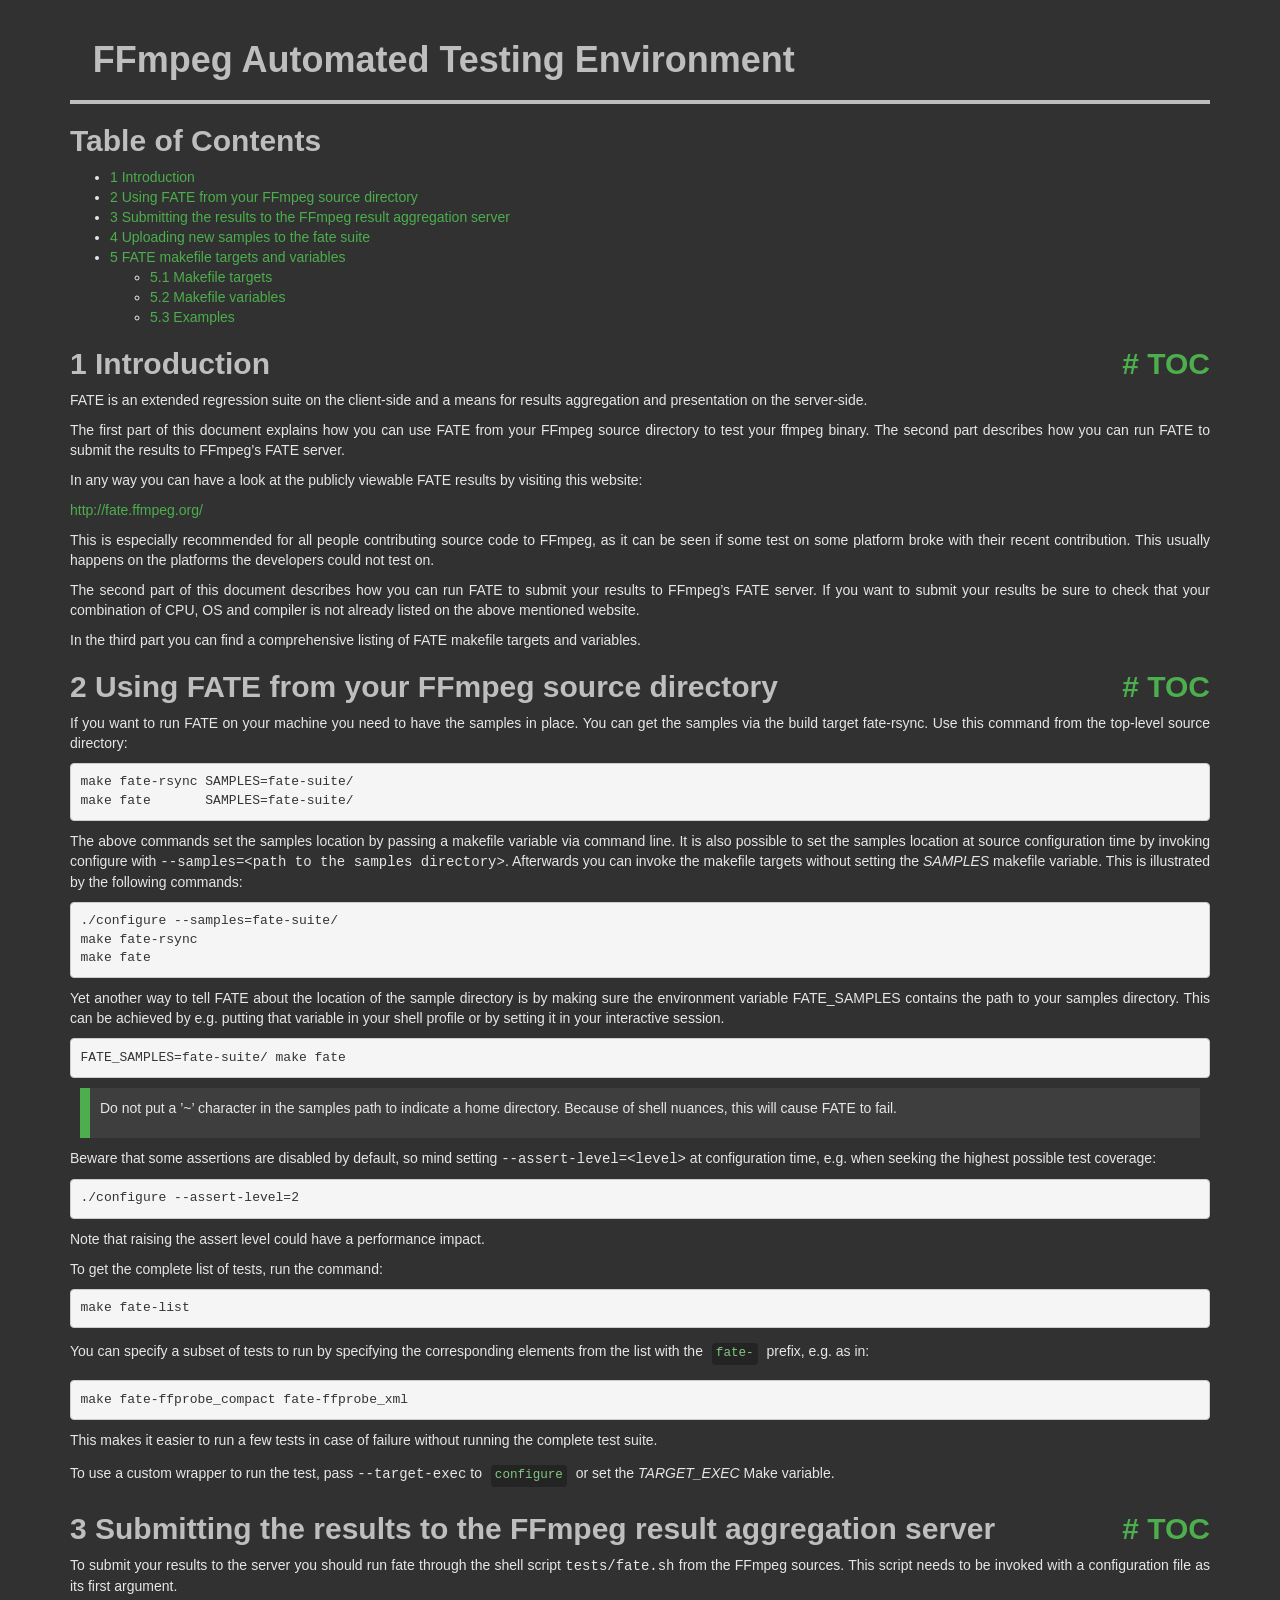
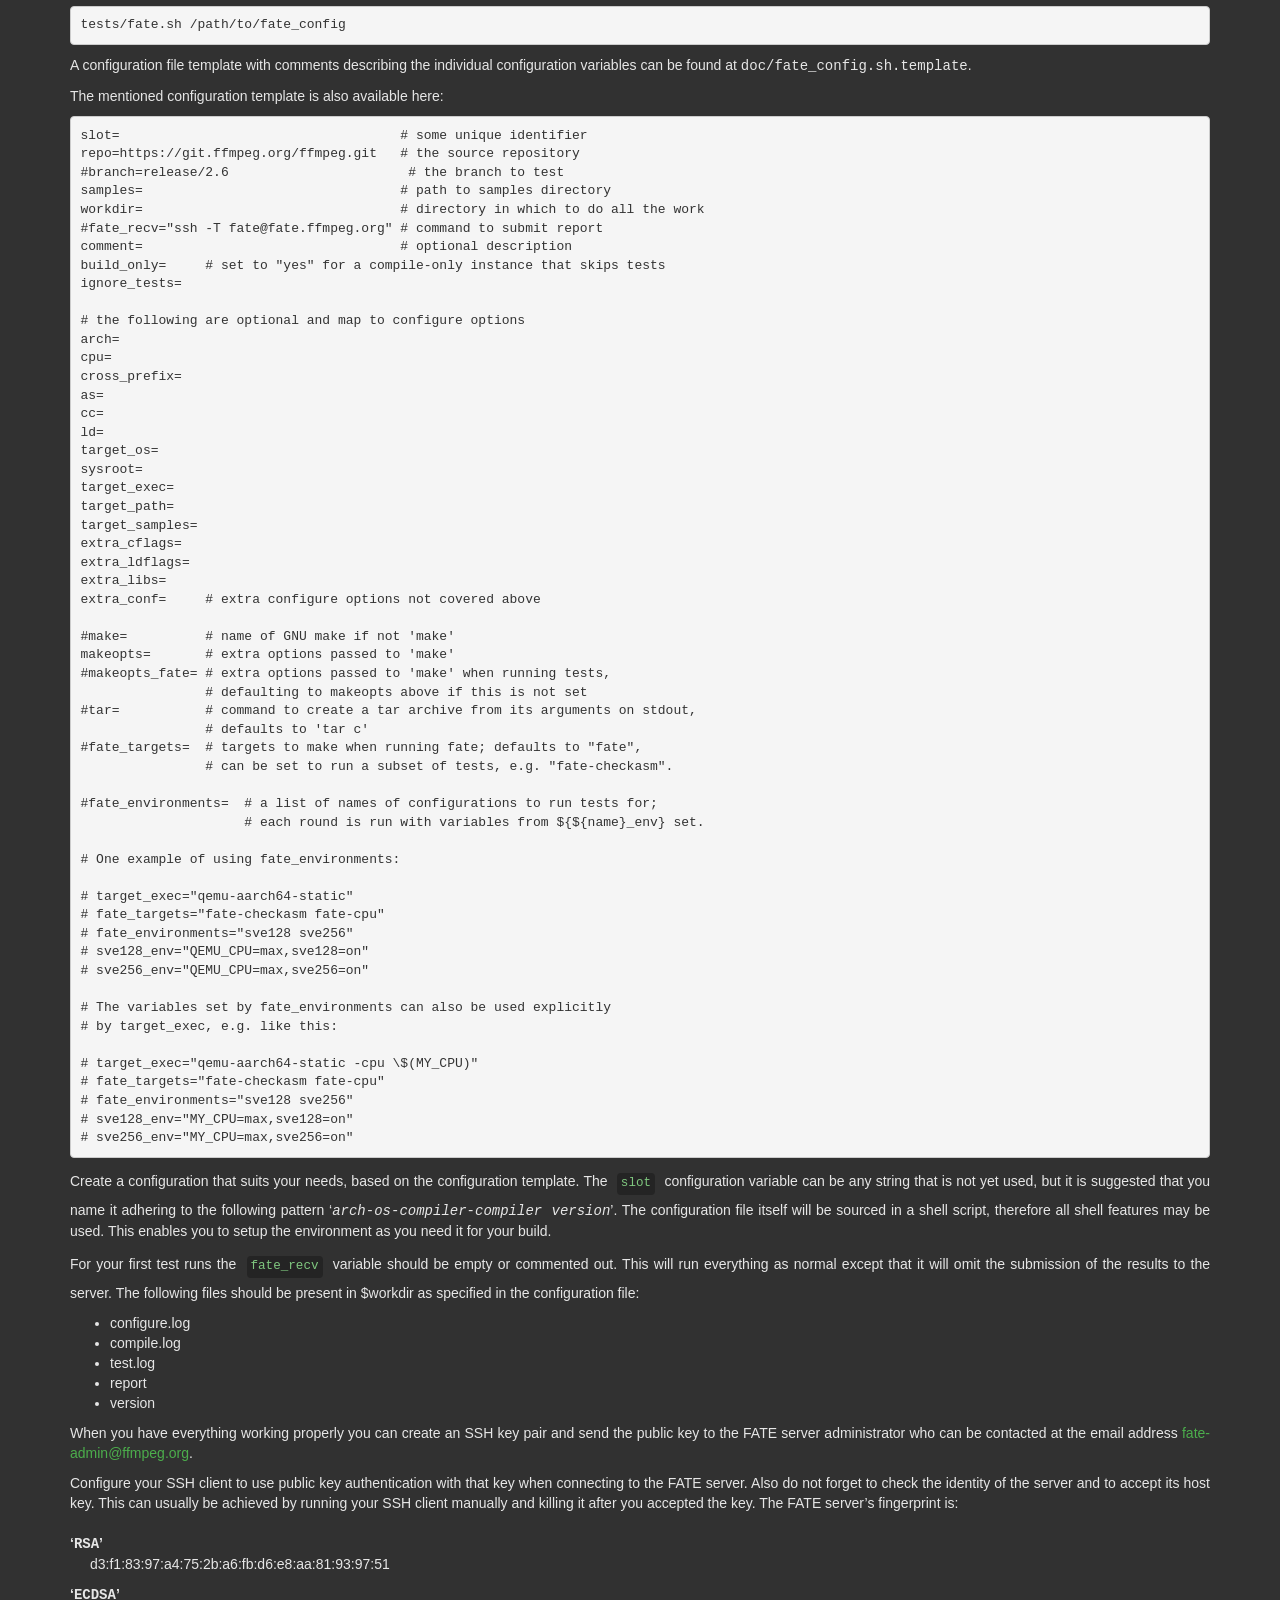
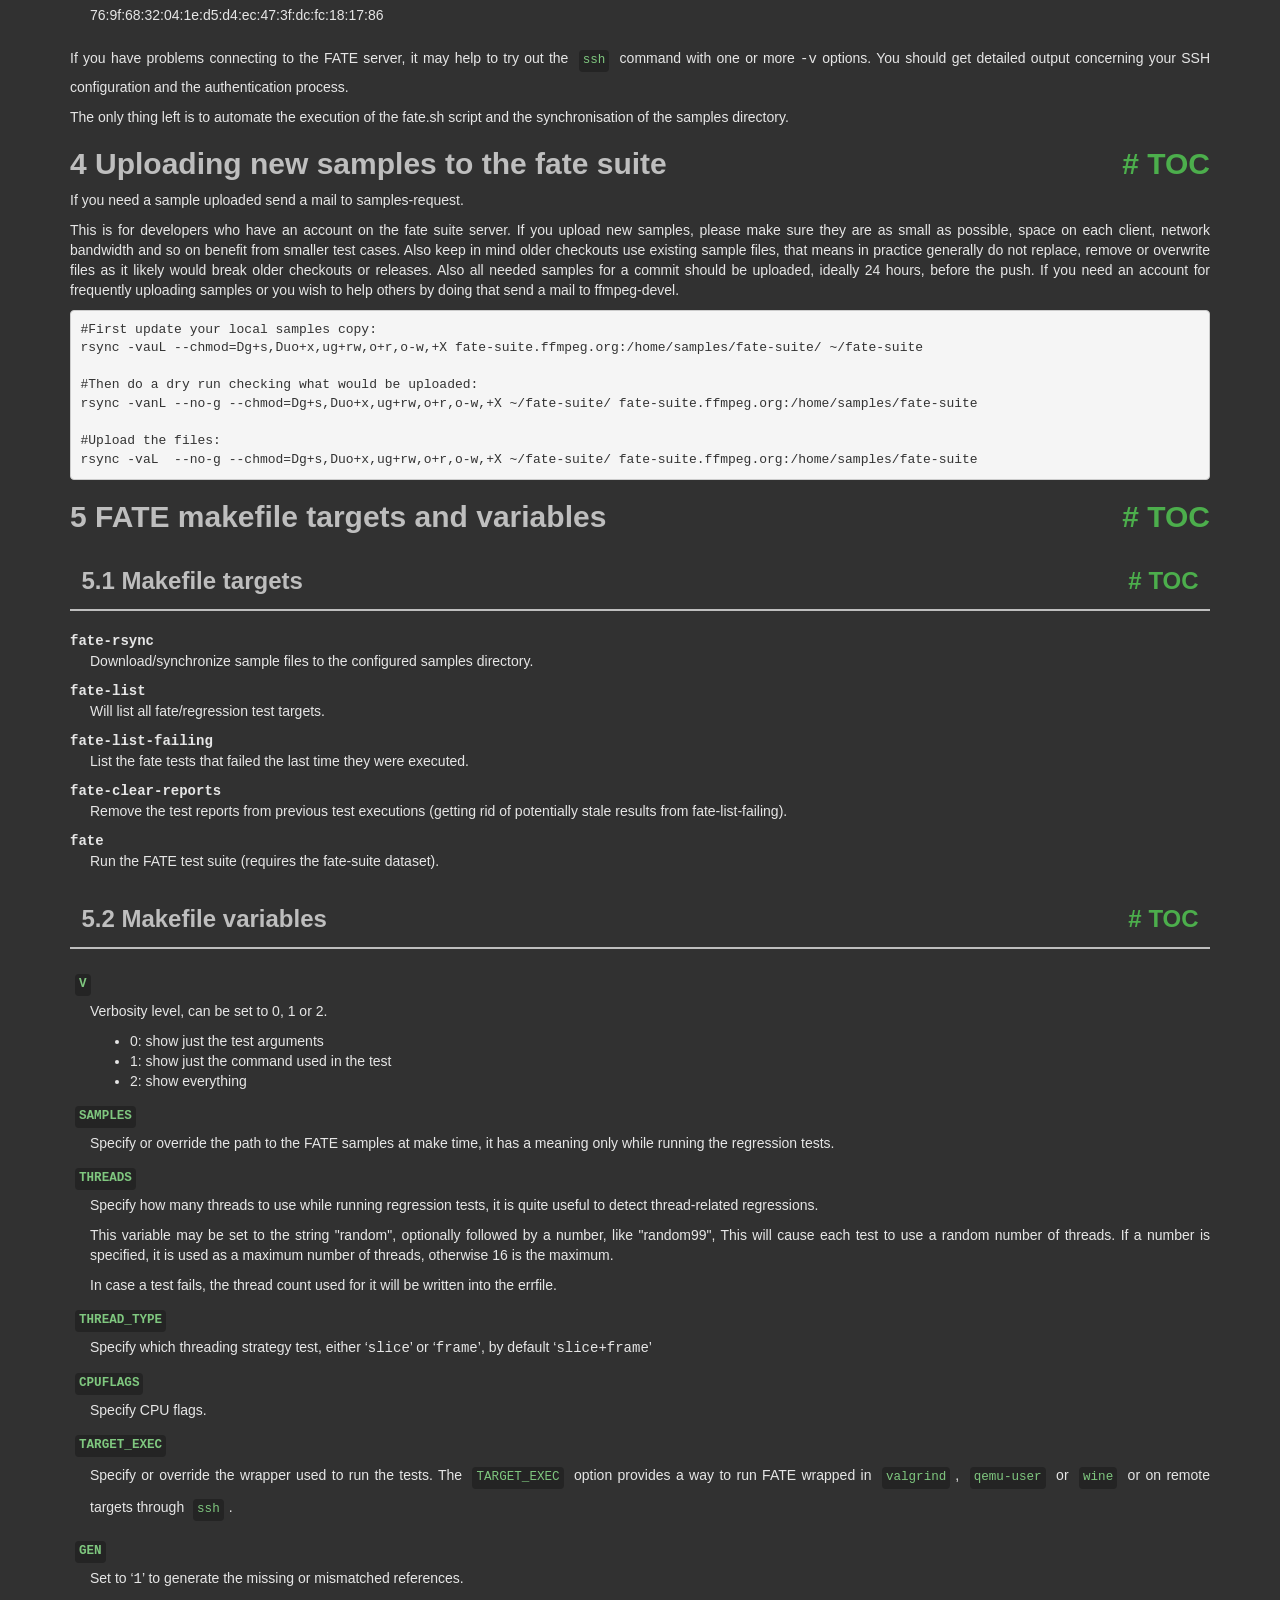
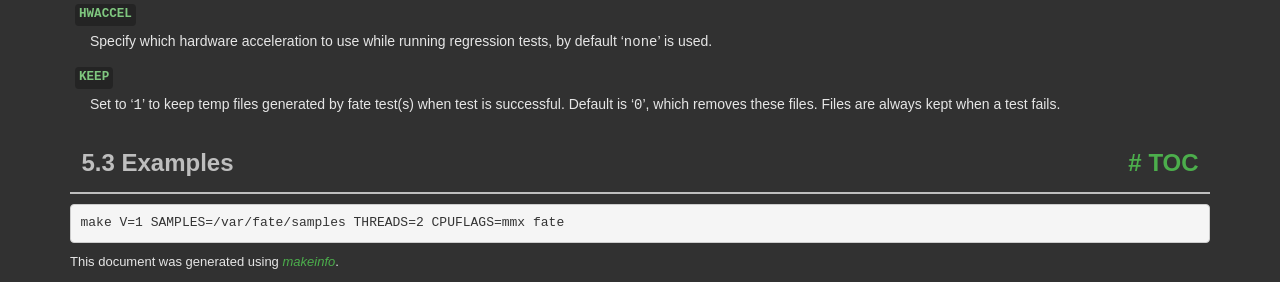
<file: ffmpeg-8.0.1-essentials_build/doc/fate.html>
<!DOCTYPE html PUBLIC "-//W3C//DTD HTML 4.01 Transitional//EN" "http://www.w3.org/TR/html4/loose.dtd">
<html>
<!-- Created by GNU Texinfo 7.2, https://www.gnu.org/software/texinfo/ -->
  <head>
    <meta charset="utf-8">
    <title>
      FFmpeg Automated Testing Environment
    </title>
    <meta name="viewport" content="width=device-width,initial-scale=1.0">
    <link rel="stylesheet" type="text/css" href="bootstrap.min.css">
    <link rel="stylesheet" type="text/css" href="style.min.css">
  </head>
  <body>
    <div class="container">
      <h1>
      FFmpeg Automated Testing Environment
      </h1>


<a name="Top"></a>
<a name="SEC_Top"></a>

<div class="region-contents" id="SEC_Contents">
<h2 class="contents-heading">Table of Contents</h2>

<div class="contents">

<ul class="toc-numbered-mark">
  <li><a id="toc-Introduction" href="#Introduction">1 Introduction</a></li>
  <li><a id="toc-Using-FATE-from-your-FFmpeg-source-directory" href="#Using-FATE-from-your-FFmpeg-source-directory">2 Using FATE from your FFmpeg source directory</a></li>
  <li><a id="toc-Submitting-the-results-to-the-FFmpeg-result-aggregation-server" href="#Submitting-the-results-to-the-FFmpeg-result-aggregation-server">3 Submitting the results to the FFmpeg result aggregation server</a></li>
  <li><a id="toc-Uploading-new-samples-to-the-fate-suite" href="#Uploading-new-samples-to-the-fate-suite">4 Uploading new samples to the fate suite</a></li>
  <li><a id="toc-FATE-makefile-targets-and-variables" href="#FATE-makefile-targets-and-variables">5 FATE makefile targets and variables</a>
  <ul class="toc-numbered-mark">
    <li><a id="toc-Makefile-targets" href="#Makefile-targets">5.1 Makefile targets</a></li>
    <li><a id="toc-Makefile-variables" href="#Makefile-variables">5.2 Makefile variables</a></li>
    <li><a id="toc-Examples" href="#Examples">5.3 Examples</a></li>
  </ul></li>
</ul>
</div>
</div>

<a name="Introduction"></a>
<h2 class="chapter">1 Introduction<span class="pull-right"><a class="anchor hidden-xs" href="#Introduction" aria-hidden="true">#</a> <a class="anchor hidden-xs"href="#toc-Introduction" aria-hidden="true">TOC</a></span></h2>

<p>FATE is an extended regression suite on the client-side and a means
for results aggregation and presentation on the server-side.
</p>
<p>The first part of this document explains how you can use FATE from
your FFmpeg source directory to test your ffmpeg binary. The second
part describes how you can run FATE to submit the results to FFmpeg&rsquo;s
FATE server.
</p>
<p>In any way you can have a look at the publicly viewable FATE results
by visiting this website:
</p>
<p><a class="url" href="http://fate.ffmpeg.org/">http://fate.ffmpeg.org/</a>
</p>
<p>This is especially recommended for all people contributing source
code to FFmpeg, as it can be seen if some test on some platform broke
with their recent contribution. This usually happens on the platforms
the developers could not test on.
</p>
<p>The second part of this document describes how you can run FATE to
submit your results to FFmpeg&rsquo;s FATE server. If you want to submit your
results be sure to check that your combination of CPU, OS and compiler
is not already listed on the above mentioned website.
</p>
<p>In the third part you can find a comprehensive listing of FATE makefile
targets and variables.
</p>

<a name="Using-FATE-from-your-FFmpeg-source-directory"></a>
<h2 class="chapter">2 Using FATE from your FFmpeg source directory<span class="pull-right"><a class="anchor hidden-xs" href="#Using-FATE-from-your-FFmpeg-source-directory" aria-hidden="true">#</a> <a class="anchor hidden-xs"href="#toc-Using-FATE-from-your-FFmpeg-source-directory" aria-hidden="true">TOC</a></span></h2>

<p>If you want to run FATE on your machine you need to have the samples
in place. You can get the samples via the build target fate-rsync.
Use this command from the top-level source directory:
</p>
<div class="example">
<pre class="example-preformatted">make fate-rsync SAMPLES=fate-suite/
make fate       SAMPLES=fate-suite/
</pre></div>

<p>The above commands set the samples location by passing a makefile
variable via command line. It is also possible to set the samples
location at source configuration time by invoking configure with
<samp class="option">--samples=&lt;path to the samples directory&gt;</samp>. Afterwards you can
invoke the makefile targets without setting the <var class="var">SAMPLES</var> makefile
variable. This is illustrated by the following commands:
</p>
<div class="example">
<pre class="example-preformatted">./configure --samples=fate-suite/
make fate-rsync
make fate
</pre></div>

<p>Yet another way to tell FATE about the location of the sample
directory is by making sure the environment variable FATE_SAMPLES
contains the path to your samples directory. This can be achieved
by e.g. putting that variable in your shell profile or by setting
it in your interactive session.
</p>
<div class="example">
<pre class="example-preformatted">FATE_SAMPLES=fate-suite/ make fate
</pre></div>

<div class="info">
<p>Do not put a &rsquo;~&rsquo; character in the samples path to indicate a home
directory. Because of shell nuances, this will cause FATE to fail.
</p></div>
<p>Beware that some assertions are disabled by default, so mind setting
<samp class="option">--assert-level=&lt;level&gt;</samp> at configuration time, e.g. when seeking
the highest possible test coverage:
</p><div class="example">
<pre class="example-preformatted">./configure --assert-level=2
</pre></div>
<p>Note that raising the assert level could have a performance impact.
</p>
<p>To get the complete list of tests, run the command:
</p><div class="example">
<pre class="example-preformatted">make fate-list
</pre></div>

<p>You can specify a subset of tests to run by specifying the
corresponding elements from the list with the <code class="code">fate-</code> prefix,
e.g. as in:
</p><div class="example">
<pre class="example-preformatted">make fate-ffprobe_compact fate-ffprobe_xml
</pre></div>

<p>This makes it easier to run a few tests in case of failure without
running the complete test suite.
</p>
<p>To use a custom wrapper to run the test, pass <samp class="option">--target-exec</samp> to
<code class="command">configure</code> or set the <var class="var">TARGET_EXEC</var> Make variable.
</p>

<a name="Submitting-the-results-to-the-FFmpeg-result-aggregation-server"></a>
<h2 class="chapter">3 Submitting the results to the FFmpeg result aggregation server<span class="pull-right"><a class="anchor hidden-xs" href="#Submitting-the-results-to-the-FFmpeg-result-aggregation-server" aria-hidden="true">#</a> <a class="anchor hidden-xs"href="#toc-Submitting-the-results-to-the-FFmpeg-result-aggregation-server" aria-hidden="true">TOC</a></span></h2>

<p>To submit your results to the server you should run fate through the
shell script <samp class="file">tests/fate.sh</samp> from the FFmpeg sources. This script needs
to be invoked with a configuration file as its first argument.
</p>
<div class="example">
<pre class="example-preformatted">tests/fate.sh /path/to/fate_config
</pre></div>

<p>A configuration file template with comments describing the individual
configuration variables can be found at <samp class="file">doc/fate_config.sh.template</samp>.
</p>
<p>The mentioned configuration template is also available here:
</p><pre class="verbatim">slot=                                    # some unique identifier
repo=https://git.ffmpeg.org/ffmpeg.git   # the source repository
#branch=release/2.6                       # the branch to test
samples=                                 # path to samples directory
workdir=                                 # directory in which to do all the work
#fate_recv=&quot;ssh -T fate@fate.ffmpeg.org&quot; # command to submit report
comment=                                 # optional description
build_only=     # set to &quot;yes&quot; for a compile-only instance that skips tests
ignore_tests=

# the following are optional and map to configure options
arch=
cpu=
cross_prefix=
as=
cc=
ld=
target_os=
sysroot=
target_exec=
target_path=
target_samples=
extra_cflags=
extra_ldflags=
extra_libs=
extra_conf=     # extra configure options not covered above

#make=          # name of GNU make if not 'make'
makeopts=       # extra options passed to 'make'
#makeopts_fate= # extra options passed to 'make' when running tests,
                # defaulting to makeopts above if this is not set
#tar=           # command to create a tar archive from its arguments on stdout,
                # defaults to 'tar c'
#fate_targets=  # targets to make when running fate; defaults to &quot;fate&quot;,
                # can be set to run a subset of tests, e.g. &quot;fate-checkasm&quot;.

#fate_environments=  # a list of names of configurations to run tests for;
                     # each round is run with variables from ${${name}_env} set.

# One example of using fate_environments:

# target_exec=&quot;qemu-aarch64-static&quot;
# fate_targets=&quot;fate-checkasm fate-cpu&quot;
# fate_environments=&quot;sve128 sve256&quot;
# sve128_env=&quot;QEMU_CPU=max,sve128=on&quot;
# sve256_env=&quot;QEMU_CPU=max,sve256=on&quot;

# The variables set by fate_environments can also be used explicitly
# by target_exec, e.g. like this:

# target_exec=&quot;qemu-aarch64-static -cpu \$(MY_CPU)&quot;
# fate_targets=&quot;fate-checkasm fate-cpu&quot;
# fate_environments=&quot;sve128 sve256&quot;
# sve128_env=&quot;MY_CPU=max,sve128=on&quot;
# sve256_env=&quot;MY_CPU=max,sve256=on&quot;
</pre>
<p>Create a configuration that suits your needs, based on the configuration
template. The <code class="env">slot</code> configuration variable can be any string that is not
yet used, but it is suggested that you name it adhering to the following
pattern &lsquo;<samp class="samp"><var class="var">arch</var>-<var class="var">os</var>-<var class="var">compiler</var>-<var class="var">compiler version</var></samp>&rsquo;. The
configuration file itself will be sourced in a shell script, therefore all
shell features may be used. This enables you to setup the environment as you
need it for your build.
</p>
<p>For your first test runs the <code class="env">fate_recv</code> variable should be empty or
commented out. This will run everything as normal except that it will omit
the submission of the results to the server. The following files should be
present in $workdir as specified in the configuration file:
</p>
<ul class="itemize mark-bullet">
<li>configure.log
    </li><li>compile.log
    </li><li>test.log
    </li><li>report
    </li><li>version
</li></ul>

<p>When you have everything working properly you can create an SSH key pair
and send the public key to the FATE server administrator who can be contacted
at the email address <a class="email" href="mailto:fate-admin@ffmpeg.org">fate-admin@ffmpeg.org</a>.
</p>
<p>Configure your SSH client to use public key authentication with that key
when connecting to the FATE server. Also do not forget to check the identity
of the server and to accept its host key. This can usually be achieved by
running your SSH client manually and killing it after you accepted the key.
The FATE server&rsquo;s fingerprint is:
</p>
<dl class="table">
<dt>&lsquo;<samp class="samp">RSA</samp>&rsquo;</dt>
<dd><p>d3:f1:83:97:a4:75:2b:a6:fb:d6:e8:aa:81:93:97:51
</p></dd>
<dt>&lsquo;<samp class="samp">ECDSA</samp>&rsquo;</dt>
<dd><p>76:9f:68:32:04:1e:d5:d4:ec:47:3f:dc:fc:18:17:86
</p></dd>
</dl>

<p>If you have problems connecting to the FATE server, it may help to try out
the <code class="command">ssh</code> command with one or more <samp class="option">-v</samp> options. You should
get detailed output concerning your SSH configuration and the authentication
process.
</p>
<p>The only thing left is to automate the execution of the fate.sh script and
the synchronisation of the samples directory.
</p>
<a name="Uploading-new-samples-to-the-fate-suite"></a>
<h2 class="chapter">4 Uploading new samples to the fate suite<span class="pull-right"><a class="anchor hidden-xs" href="#Uploading-new-samples-to-the-fate-suite" aria-hidden="true">#</a> <a class="anchor hidden-xs"href="#toc-Uploading-new-samples-to-the-fate-suite" aria-hidden="true">TOC</a></span></h2>

<p>If you need a sample uploaded send a mail to samples-request.
</p>
<p>This is for developers who have an account on the fate suite server.
If you upload new samples, please make sure they are as small as possible,
space on each client, network bandwidth and so on benefit from smaller test cases.
Also keep in mind older checkouts use existing sample files, that means in
practice generally do not replace, remove or overwrite files as it likely would
break older checkouts or releases.
Also all needed samples for a commit should be uploaded, ideally 24
hours, before the push.
If you need an account for frequently uploading samples or you wish to help
others by doing that send a mail to ffmpeg-devel.
</p>
<div class="example">
<pre class="example-preformatted">#First update your local samples copy:
rsync -vauL --chmod=Dg+s,Duo+x,ug+rw,o+r,o-w,+X fate-suite.ffmpeg.org:/home/samples/fate-suite/ ~/fate-suite

#Then do a dry run checking what would be uploaded:
rsync -vanL --no-g --chmod=Dg+s,Duo+x,ug+rw,o+r,o-w,+X ~/fate-suite/ fate-suite.ffmpeg.org:/home/samples/fate-suite

#Upload the files:
rsync -vaL  --no-g --chmod=Dg+s,Duo+x,ug+rw,o+r,o-w,+X ~/fate-suite/ fate-suite.ffmpeg.org:/home/samples/fate-suite
</pre></div>


<a name="FATE-makefile-targets-and-variables"></a>
<h2 class="chapter">5 FATE makefile targets and variables<span class="pull-right"><a class="anchor hidden-xs" href="#FATE-makefile-targets-and-variables" aria-hidden="true">#</a> <a class="anchor hidden-xs"href="#toc-FATE-makefile-targets-and-variables" aria-hidden="true">TOC</a></span></h2>

<a name="Makefile-targets"></a>
<h3 class="section">5.1 Makefile targets<span class="pull-right"><a class="anchor hidden-xs" href="#Makefile-targets" aria-hidden="true">#</a> <a class="anchor hidden-xs"href="#toc-Makefile-targets" aria-hidden="true">TOC</a></span></h3>

<dl class="table">
<dt><samp class="option">fate-rsync</samp></dt>
<dd><p>Download/synchronize sample files to the configured samples directory.
</p>
</dd>
<dt><samp class="option">fate-list</samp></dt>
<dd><p>Will list all fate/regression test targets.
</p>
</dd>
<dt><samp class="option">fate-list-failing</samp></dt>
<dd><p>List the fate tests that failed the last time they were executed.
</p>
</dd>
<dt><samp class="option">fate-clear-reports</samp></dt>
<dd><p>Remove the test reports from previous test executions (getting rid of
potentially stale results from fate-list-failing).
</p>
</dd>
<dt><samp class="option">fate</samp></dt>
<dd><p>Run the FATE test suite (requires the fate-suite dataset).
</p></dd>
</dl>

<a name="Makefile-variables"></a>
<h3 class="section">5.2 Makefile variables<span class="pull-right"><a class="anchor hidden-xs" href="#Makefile-variables" aria-hidden="true">#</a> <a class="anchor hidden-xs"href="#toc-Makefile-variables" aria-hidden="true">TOC</a></span></h3>

<dl class="table">
<dt><code class="env">V</code></dt>
<dd><p>Verbosity level, can be set to 0, 1 or 2.
    </p><ul class="itemize mark-bullet">
<li>0: show just the test arguments
        </li><li>1: show just the command used in the test
        </li><li>2: show everything
    </li></ul>

</dd>
<dt><code class="env">SAMPLES</code></dt>
<dd><p>Specify or override the path to the FATE samples at make time, it has a
meaning only while running the regression tests.
</p>
</dd>
<dt><code class="env">THREADS</code></dt>
<dd><p>Specify how many threads to use while running regression tests, it is
quite useful to detect thread-related regressions.
</p>
<p>This variable may be set to the string &quot;random&quot;, optionally followed by a
number, like &quot;random99&quot;, This will cause each test to use a random number of
threads. If a number is specified, it is used as a maximum number of threads,
otherwise 16 is the maximum.
</p>
<p>In case a test fails, the thread count used for it will be written into the
errfile.
</p>
</dd>
<dt><code class="env">THREAD_TYPE</code></dt>
<dd><p>Specify which threading strategy test, either &lsquo;<samp class="samp">slice</samp>&rsquo; or &lsquo;<samp class="samp">frame</samp>&rsquo;,
by default &lsquo;<samp class="samp">slice+frame</samp>&rsquo;
</p>
</dd>
<dt><code class="env">CPUFLAGS</code></dt>
<dd><p>Specify CPU flags.
</p>
</dd>
<dt><code class="env">TARGET_EXEC</code></dt>
<dd><p>Specify or override the wrapper used to run the tests.
The <code class="env">TARGET_EXEC</code> option provides a way to run FATE wrapped in
<code class="command">valgrind</code>, <code class="command">qemu-user</code> or <code class="command">wine</code> or on remote targets
through <code class="command">ssh</code>.
</p>
</dd>
<dt><code class="env">GEN</code></dt>
<dd><p>Set to &lsquo;<samp class="samp">1</samp>&rsquo; to generate the missing or mismatched references.
</p>
</dd>
<dt><code class="env">HWACCEL</code></dt>
<dd><p>Specify which hardware acceleration to use while running regression tests,
by default &lsquo;<samp class="samp">none</samp>&rsquo; is used.
</p>
</dd>
<dt><code class="env">KEEP</code></dt>
<dd><p>Set to &lsquo;<samp class="samp">1</samp>&rsquo; to keep temp files generated by fate test(s) when test is successful.
Default is &lsquo;<samp class="samp">0</samp>&rsquo;, which removes these files. Files are always kept when a test
fails.
</p>
</dd>
</dl>

<a name="Examples"></a>
<h3 class="section">5.3 Examples<span class="pull-right"><a class="anchor hidden-xs" href="#Examples" aria-hidden="true">#</a> <a class="anchor hidden-xs"href="#toc-Examples" aria-hidden="true">TOC</a></span></h3>

<div class="example">
<pre class="example-preformatted">make V=1 SAMPLES=/var/fate/samples THREADS=2 CPUFLAGS=mmx fate
</pre></div>
      <p style="font-size: small;">
        This document was generated using <a class="uref" href="https://www.gnu.org/software/texinfo/"><em class="emph">makeinfo</em></a>.
      </p>
    </div>
  </body>
</html>
</file>
<file: ui/styles.css>
:root {
  --bg-0: #0f0f12;
  --bg-1: #16161a;
  --bg-2: #1e1e24;
  --bg-3: #26262e;
  --border: #32323c;
  --text-0: #f0f0f4;
  --text-1: #9c9cac;
  --text-2: #64646f;
  --accent: #ff0033;
  --accent-hover: #ff2851;
  --green: #23c268;
  --blue: #3095ff;
  --orange: #ff7a00;
  --purple: #8c50c8;
  --radius: 10px;
}

* { margin: 0; padding: 0; box-sizing: border-box; }

html, body {
  height: 100%;
  background: var(--bg-0);
  color: var(--text-0);
  font-family: 'Segoe UI Variable Text', 'Segoe UI', Inter, sans-serif;
  font-size: 14px;
  overflow: hidden;
  user-select: none;
}

#app { display: flex; flex-direction: column; height: 100vh; }

/* ===== Title bar ===== */
#titlebar {
  display: flex; align-items: center; gap: 10px;
  height: 44px; padding: 0 4px 0 14px;
  background: var(--bg-1);
  border-bottom: 2px solid var(--accent);
  flex-shrink: 0;
  cursor: default;
}
#titlebar .logo {
  width: 26px; height: 26px; border-radius: 6px;
  background: var(--accent);
  display: grid; place-items: center;
  font-size: 13px; color: #fff;
}
#titlebar .title { font-weight: 600; font-size: 14px; }
#titlebar .version { color: var(--text-2); font-size: 11px; margin-top: 2px; }
#titlebar .spacer { flex: 1; }
.badge {
  padding: 3px 12px; border-radius: 20px;
  font-size: 11px; font-weight: 700; letter-spacing: .5px;
  color: #fff;
}
.badge.pro { background: var(--green); }
.badge.trial { background: var(--orange); }
.winbtn {
  width: 42px; height: 36px; border: none; background: transparent;
  color: var(--text-1); font-size: 15px; cursor: pointer; border-radius: 6px;
}
.winbtn:hover { background: var(--bg-3); color: var(--text-0); }
.winbtn.close:hover { background: var(--accent); color: #fff; }

/* ===== Tabs ===== */
#tabs {
  display: flex; gap: 2px; padding: 8px 14px 0;
  background: var(--bg-1); flex-shrink: 0;
}
.tab {
  padding: 9px 18px; border: none; background: transparent;
  color: var(--text-1); font-size: 13px; font-weight: 600;
  cursor: pointer; border-radius: 8px 8px 0 0;
  border-bottom: 2px solid transparent;
}
.tab:hover { color: var(--text-0); background: var(--bg-2); }
.tab.active { color: var(--text-0); border-bottom-color: var(--accent); background: var(--bg-2); }

/* ===== Toolbar (search) ===== */
#toolbar {
  display: flex; align-items: center; gap: 10px;
  padding: 12px 14px; background: var(--bg-2); flex-shrink: 0;
}
.searchwrap {
  flex: 1; display: flex; align-items: center; gap: 8px;
  background: var(--bg-1); border: 1px solid var(--border);
  border-radius: var(--radius); padding: 0 12px; height: 40px;
  position: relative;
}
#search-dropdown {
  display: none;
  position: absolute; top: calc(100% + 4px); left: 0; right: 0;
  max-height: 260px; overflow-y: auto;
  background: var(--bg-1); border: 1px solid var(--border);
  border-radius: var(--radius);
  box-shadow: 0 8px 24px rgba(0,0,0,0.5);
  z-index: 100;
}
.sd-item {
  display: flex; align-items: center; gap: 10px;
  padding: 9px 12px; cursor: pointer; font-size: 13px;
}
.sd-item:hover { background: var(--bg-2); }
.sd-item .sd-icon { color: var(--text-2); font-size: 12px; }
.sd-item .sd-q { flex: 1; font-weight: 600; white-space: nowrap; overflow: hidden; text-overflow: ellipsis; }
.sd-item .sd-d { color: var(--text-2); font-size: 11px; flex-shrink: 0; }
.searchwrap:focus-within { border-color: var(--accent); }
.searchwrap .icon { color: var(--text-2); }
.searchwrap input {
  flex: 1; background: transparent; border: none; outline: none;
  color: var(--text-0); font-size: 14px; height: 100%;
}
.btn {
  height: 40px; padding: 0 20px; border: none; border-radius: var(--radius);
  font-size: 13px; font-weight: 700; cursor: pointer;
  background: var(--bg-3); color: var(--text-0);
  transition: filter .12s;
}
.btn:hover { filter: brightness(1.25); }
.btn.primary { background: var(--accent); color: #fff; }
.btn.primary:hover { background: var(--accent-hover); filter: none; }
.btn.small { height: 30px; padding: 0 12px; font-size: 12px; border-radius: 7px; }
.btn:disabled { opacity: .45; cursor: default; }

.format-toggle {
  display: flex; background: var(--bg-1); border-radius: var(--radius);
  border: 1px solid var(--border); overflow: hidden; height: 40px;
}
.format-toggle button {
  border: none; background: transparent; color: var(--text-1);
  padding: 0 16px; font-weight: 700; font-size: 12px; cursor: pointer;
}
.format-toggle button.active.mp3 { background: var(--green); color: #fff; }
.format-toggle button.active.mp4 { background: var(--purple); color: #fff; }

/* ===== Content ===== */
#content { flex: 1; overflow-y: auto; padding: 10px 14px; }
#content::-webkit-scrollbar { width: 10px; }
#content::-webkit-scrollbar-thumb { background: var(--bg-3); border-radius: 5px; }
#content::-webkit-scrollbar-thumb:hover { background: var(--border); }

.empty-state {
  display: flex; flex-direction: column; align-items: center; justify-content: center;
  height: 100%; color: var(--text-2); gap: 10px; text-align: center;
}
.empty-state .big { font-size: 42px; }

/* ===== Result cards ===== */
.card {
  display: flex; align-items: center; gap: 12px;
  background: var(--bg-1); border: 1px solid transparent;
  border-radius: var(--radius); padding: 8px; margin-bottom: 8px;
  cursor: pointer; position: relative;
}
.card:hover { background: var(--bg-2); border-color: var(--border); }
.card.selected { border-color: var(--accent); background: var(--bg-2); }
.card .thumb {
  width: 120px; height: 68px; border-radius: 7px; object-fit: cover;
  background: var(--bg-3); flex-shrink: 0;
}
.card .meta { flex: 1; min-width: 0; }
.card .t {
  font-weight: 600; font-size: 14px; white-space: nowrap;
  overflow: hidden; text-overflow: ellipsis; margin-bottom: 4px;
}
.card .c { color: var(--text-1); font-size: 12px; display: flex; gap: 10px; align-items: center; }
.card .dur {
  position: absolute; left: 96px; top: 60px;
  background: rgba(0,0,0,.85); color: #fff; font-size: 10px; font-weight: 600;
  padding: 1px 5px; border-radius: 4px;
}
.chip {
  font-size: 10px; font-weight: 700; padding: 2px 8px; border-radius: 10px; color: #fff;
}
.chip.mp3 { background: var(--blue); }
.chip.mp4 { background: var(--purple); }
.card .actions { display: flex; gap: 6px; opacity: 0; transition: opacity .12s; }
.card:hover .actions { opacity: 1; }
.abtn {
  height: 32px; padding: 0 12px; border: none; border-radius: 7px;
  font-size: 11px; font-weight: 700; cursor: pointer; color: #fff;
}
.abtn.decka { background: var(--blue); }
.abtn.deckb { background: var(--orange); }
.abtn.more { background: var(--bg-3); color: var(--text-0); width: 32px; padding: 0; }
.abtn:hover { filter: brightness(1.2); }

/* ===== Context menu ===== */
#ctxmenu {
  position: fixed; z-index: 100; min-width: 210px;
  background: var(--bg-2); border: 1px solid var(--border);
  border-radius: var(--radius); padding: 6px; display: none;
  box-shadow: 0 12px 32px rgba(0,0,0,.6);
}
#ctxmenu .mi {
  padding: 8px 12px; border-radius: 6px; font-size: 13px; cursor: pointer;
}
#ctxmenu .mi:hover { background: var(--bg-3); }
#ctxmenu .sep { height: 1px; background: var(--border); margin: 5px 4px; }
#ctxmenu .mh { padding: 4px 12px; font-size: 10px; font-weight: 700; color: var(--text-2); letter-spacing: 1px; }

/* ===== Genre chips (charts) ===== */
.chips { display: flex; flex-wrap: wrap; gap: 8px; padding: 4px 0 12px; }
.gchip {
  padding: 7px 16px; border-radius: 20px; border: 1px solid var(--border);
  background: var(--bg-1); color: var(--text-1); font-size: 12px; font-weight: 600;
  cursor: pointer;
}
.gchip:hover { color: var(--text-0); border-color: var(--text-2); }
.gchip.active { background: var(--accent); border-color: var(--accent); color: #fff; }

/* ===== Playlist input ===== */
.plrow { display: flex; gap: 10px; margin-bottom: 14px; }

/* ===== History ===== */
.hrow {
  display: flex; align-items: center; gap: 12px;
  padding: 10px 12px; border-radius: var(--radius);
  background: var(--bg-1); margin-bottom: 6px; cursor: pointer;
}
.hrow:hover { background: var(--bg-2); }
.hrow .q { flex: 1; font-weight: 600; white-space: nowrap; overflow: hidden; text-overflow: ellipsis; }
.hrow .d { color: var(--text-2); font-size: 12px; }
.hrow .fmt {
  font-size: 10px; font-weight: 700; letter-spacing: 0.5px;
  padding: 2px 8px; border-radius: 10px;
  background: var(--bg-2); color: var(--text-2);
}
.hsection {
  font-size: 12px; font-weight: 700; letter-spacing: 1px; text-transform: uppercase;
  color: var(--text-2); margin: 14px 0 8px 2px;
}

/* ===== Status bar ===== */
#statusbar {
  display: flex; align-items: center; gap: 14px;
  height: 58px; padding: 0 14px;
  background: var(--bg-1); border-top: 1px solid var(--border);
  flex-shrink: 0;
}
#status-text { color: var(--text-1); font-size: 12px; flex-shrink: 0; }
#progress-area { flex: 1; display: flex; flex-direction: column; gap: 4px; }
.prog-label { font-size: 11px; color: var(--text-1); display: flex; justify-content: space-between; }
.prog-track { height: 6px; background: var(--bg-3); border-radius: 3px; overflow: hidden; }
.prog-fill { height: 100%; background: var(--accent); border-radius: 3px; transition: width .3s; }
#machine-id { color: var(--text-2); font-size: 11px; cursor: pointer; }
#machine-id:hover { color: var(--text-1); }

/* ===== License view ===== */
.lic-wrap { max-width: 640px; margin: 30px auto; display: flex; flex-direction: column; gap: 16px; }
.lic-card {
  background: var(--bg-1); border: 1px solid var(--border);
  border-radius: 14px; padding: 22px;
}
.lic-card h3 { font-size: 13px; color: var(--text-1); letter-spacing: 1px; margin-bottom: 14px; }
.lic-status { display: flex; align-items: center; gap: 16px; }
.lic-ring {
  width: 74px; height: 74px; border-radius: 50%;
  display: grid; place-items: center; font-size: 26px;
  border: 4px solid var(--green); flex-shrink: 0;
}
.lic-ring.bad { border-color: var(--accent); }
.lic-ring.warn { border-color: var(--orange); }
.lic-big { font-size: 19px; font-weight: 700; }
.lic-sub { color: var(--text-1); font-size: 12px; margin-top: 4px; }
.lic-field { display: flex; gap: 10px; margin-top: 8px; }
.lic-field input {
  flex: 1; height: 42px; background: var(--bg-0); border: 1px solid var(--border);
  border-radius: 9px; color: var(--text-0); padding: 0 14px; font-size: 14px; outline: none;
  font-family: Consolas, monospace;
}
.lic-field input:focus { border-color: var(--accent); }
.kv { display: flex; justify-content: space-between; padding: 7px 0; border-bottom: 1px solid var(--bg-2); font-size: 13px; }
.kv .k { color: var(--text-1); }
.kv .v { font-family: Consolas, monospace; }

/* ===== Toast ===== */
#toasts { position: fixed; bottom: 74px; right: 16px; display: flex; flex-direction: column; gap: 8px; z-index: 200; }
.toast {
  background: var(--bg-3); border: 1px solid var(--border); border-radius: 10px;
  padding: 12px 18px; font-size: 13px; box-shadow: 0 8px 24px rgba(0,0,0,.5);
  animation: slidein .2s ease;
}
.toast.err { border-color: var(--accent); }
.toast.ok { border-color: var(--green); }
@keyframes slidein { from { transform: translateX(30px); opacity: 0; } to { transform: none; opacity: 1; } }

.spinner {
  width: 26px; height: 26px; border-radius: 50%;
  border: 3px solid var(--bg-3); border-top-color: var(--accent);
  animation: spin .8s linear infinite; margin: 0 auto;
}
@keyframes spin { to { transform: rotate(360deg); } }

.skeleton { background: linear-gradient(90deg, var(--bg-1) 25%, var(--bg-2) 50%, var(--bg-1) 75%); background-size: 200% 100%; animation: shimmer 1.4s infinite; border-radius: var(--radius); height: 84px; margin-bottom: 8px; }
@keyframes shimmer { from { background-position: 200% 0; } to { background-position: -200% 0; } }
</file>
<file: ffmpeg-8.0.1-essentials_build/doc/style.min.css>
/*!
The MIT License (MIT)

Copyright (c) 2014 Barbara Lepage <db0company@gmail.com>

Permission is hereby granted, free of charge, to any person obtaining a copy
of this software and associated documentation files (the "Software"), to deal
in the Software without restriction, including without limitation the rights
to use, copy, modify, merge, publish, distribute, sublicense, and/or sell
copies of the Software, and to permit persons to whom the Software is
furnished to do so, subject to the following conditions:

The above copyright notice and this permission notice shall be included in all
copies or substantial portions of the Software.

THE SOFTWARE IS PROVIDED "AS IS", WITHOUT WARRANTY OF ANY KIND, EXPRESS OR
IMPLIED, INCLUDING BUT NOT LIMITED TO THE WARRANTIES OF MERCHANTABILITY,
FITNESS FOR A PARTICULAR PURPOSE AND NONINFRINGEMENT. IN NO EVENT SHALL THE
AUTHORS OR COPYRIGHT HOLDERS BE LIABLE FOR ANY CLAIM, DAMAGES OR OTHER
LIABILITY, WHETHER IN AN ACTION OF CONTRACT, TORT OR OTHERWISE, ARISING FROM,
OUT OF OR IN CONNECTION WITH THE SOFTWARE OR THE USE OR OTHER DEALINGS IN THE
SOFTWARE.
 */body{background-color:#313131;color:#e6e6e6;text-align:justify}body, h1, h2, h3, h4, h5, h6{font-family:"Lucida Grande","Lucida Sans Unicode","Lucida Sans","Helvetica Neue",Helvetica,Verdana,Tahoma,sans-serif}a{color:#4cae4c}a strong{color:#e6e6e6}a:hover{color:#7fc77f}a:hover strong{color:#4cae4c}main{width:100% ! important;min-height:600px;margin:auto}h1, h2, h3, h4{font-weight:bold;text-align:left}h1, h2, h3{color:#bebebe}h1 strong, h2 strong, h3 strong{color:#e6e6e6}h4, h5, h6{color:#3c8b3c}h1{border-bottom:4px #bebebe solid;padding:20px 2%}h3{border-bottom:2px #bebebe solid;padding:15px 1%}h4{border-bottom:1px solid #e6e6e6;padding:10px 0;margin:20px 0;color:#e6e6e6}.list-group .list-group-item{background-color:#3e3e3e;border-color:black}.list-group.list-group-big .list-group-item{padding:25px}.list-group a.list-group-item{color:#7fc77f}.list-group a.list-group-item:hover{background-color:#313131;color:#4cae4c}.well{background-color:#242424;border-color:black;color:#bebebe}.well strong{color:#e6e6e6}.well code{background-color:#313131}.well hr{border-color:#3c8b3c}.well h3{margin:5px 0 15px 0;border:0;padding:0}.well a{color:#4cae4c}.well a.btn{color:white}.well small{display:block;padding:0 10px;font-style:italic}.well.example{padding-top:40px;margin-bottom:130px}.well.example pre{margin:50px;margin-bottom:30px;font-size:1.5em}.well.example .btn{margin-right:50px;margin-bottom:20px}.well.well-with-icon{min-height:136px}.well.well-with-icon .pull-right,.well.well-with-icon .pull-left{background-color:#4cae4c;color:#e6e6e6;padding:10px;border-radius:5px;margin:5px}.well.well-with-icon .pull-right{margin-left:20px}.well.well-with-icon .pull-left{margin-right:20px}a.well{display:block}a.well:hover{text-decoration:none;opacity:0.8}.info, .warning{margin:10px;padding:10px;background-color:#3e3e3e;color:#e6e6e6}.info code, .warning code{background-color:#313131}.info{border-left:10px #4cae4c solid}.warning{border-left:10px #ae4c4c solid}.with-icon{padding:30px}.with-icon .pull-left{padding-right:30px}.with-icon .pull-right{padding-left:30px}dd{margin-left:20px}code{background-color:#242424;color:#7fc77f;display:inline-block;margin:5px}.table{margin:20px 0;border-radius:4px}.table th,.table td,.table tr{border:1px solid #171717}.table tr th{background-color:#3e3e3e;border-bottom:2px solid #e6e6e6}.table tr:nth-child(odd){background-color:#242424}#sidebar-wrapper, .navbar{background-color:#171717;overflow-x:hidden}#sidebar-wrapper .sidebar-brand img,#sidebar-wrapper .navbar-brand img, .navbar .sidebar-brand img, .navbar .navbar-brand img{opacity:0.6;margin-right:8px}#sidebar-wrapper .sidebar-brand:hover,#sidebar-wrapper .navbar-brand:hover, .navbar .sidebar-brand:hover, .navbar .navbar-brand:hover{color:#fff}#sidebar-wrapper .sidebar-brand:hover img,#sidebar-wrapper .navbar-brand:hover img, .navbar .sidebar-brand:hover img, .navbar .navbar-brand:hover img{opacity:1}#sidebar-wrapper .sidebar-nav li ul, .navbar .sidebar-nav li ul{list-style-type:none;padding:0}#sidebar-wrapper .sidebar-nav li ul li, .navbar .sidebar-nav li ul li{line-height:20px}#sidebar-wrapper .sidebar-nav li ul li a, .navbar .sidebar-nav li ul li a{padding-left:20px}.content-header{height:auto;background-color:#242424}.content-header h1{color:#e6e6e6;display:block;margin:0;margin-bottom:20px;line-height:normal;border-bottom:none}#download h4, #index h4{margin-top:180px}#download h4.first, #index h4.first{margin-top:20px}#download h4.first small, #index h4.first small{color:inherit;font-size:1em}#download .btn-download-wrapper, #index .btn-download-wrapper{text-align:center;margin:160px auto}#download .btn-download-wrapper .btn, #index .btn-download-wrapper .btn{font-size:3em;padding:3%;display:inline-block;margin-bottom:5px}#download .btn-download-wrapper small, #index .btn-download-wrapper small{display:block;font-size:0.4em}#download h2.description, #index h2.description{color:#e6e6e6;font-size:2em;font-weight:bold;margin:120px 50px;line-height:2em}#download h2.description .label, #index h2.description .label{font-size:0.5em}#download .btn-download-wrapper{margin:40px auto}#download .os-selector{text-align:center;color:#e6e6e6;margin:30px 0}#download .os-selector a.btn-build{color:#e6e6e6;display:block;padding:20px;border-radius:2px}#download .os-selector .btn-build[href="#build-linux"]{background-color:#e43}#download .os-selector .btn-build[href="#build-linux"]:hover{color:#e43;background-color:#e6e6e6}#download .os-selector .btn-build[href="#build-windows"]{background-color:#06a}#download .os-selector .btn-build[href="#build-windows"]:hover{color:#06a;background-color:#e6e6e6}#download .os-selector .btn-build[href="#build-mac"]{background-color:darkgrey}#download .os-selector .btn-build[href="#build-mac"]:hover{color:darkgrey;background-color:#e6e6e6}#download .os-selector .tab-content{margin-top:20px}#download .os-selector #build-linux h3{color:#e43}#download .os-selector #build-windows h3{color:#06a}#download .os-selector #build-mac h3{color:darkgrey}footer{background-color:#242424;border-top:1px #101010 solid;padding:20px 0%}footer a{display:block}footer img[alt="FFmpeg"]{width:50%;display:block;margin:auto}.example.user-good pre{color:#bfbfbf;border:1px solid #357735;border-left:10px solid #357735;background-color:#242424}.example.user-bad pre{color:#bfbfbf;border:1px solid #ae4c4c;border-left:10px solid #ae4c4c;background-color:#242424}
</file>
